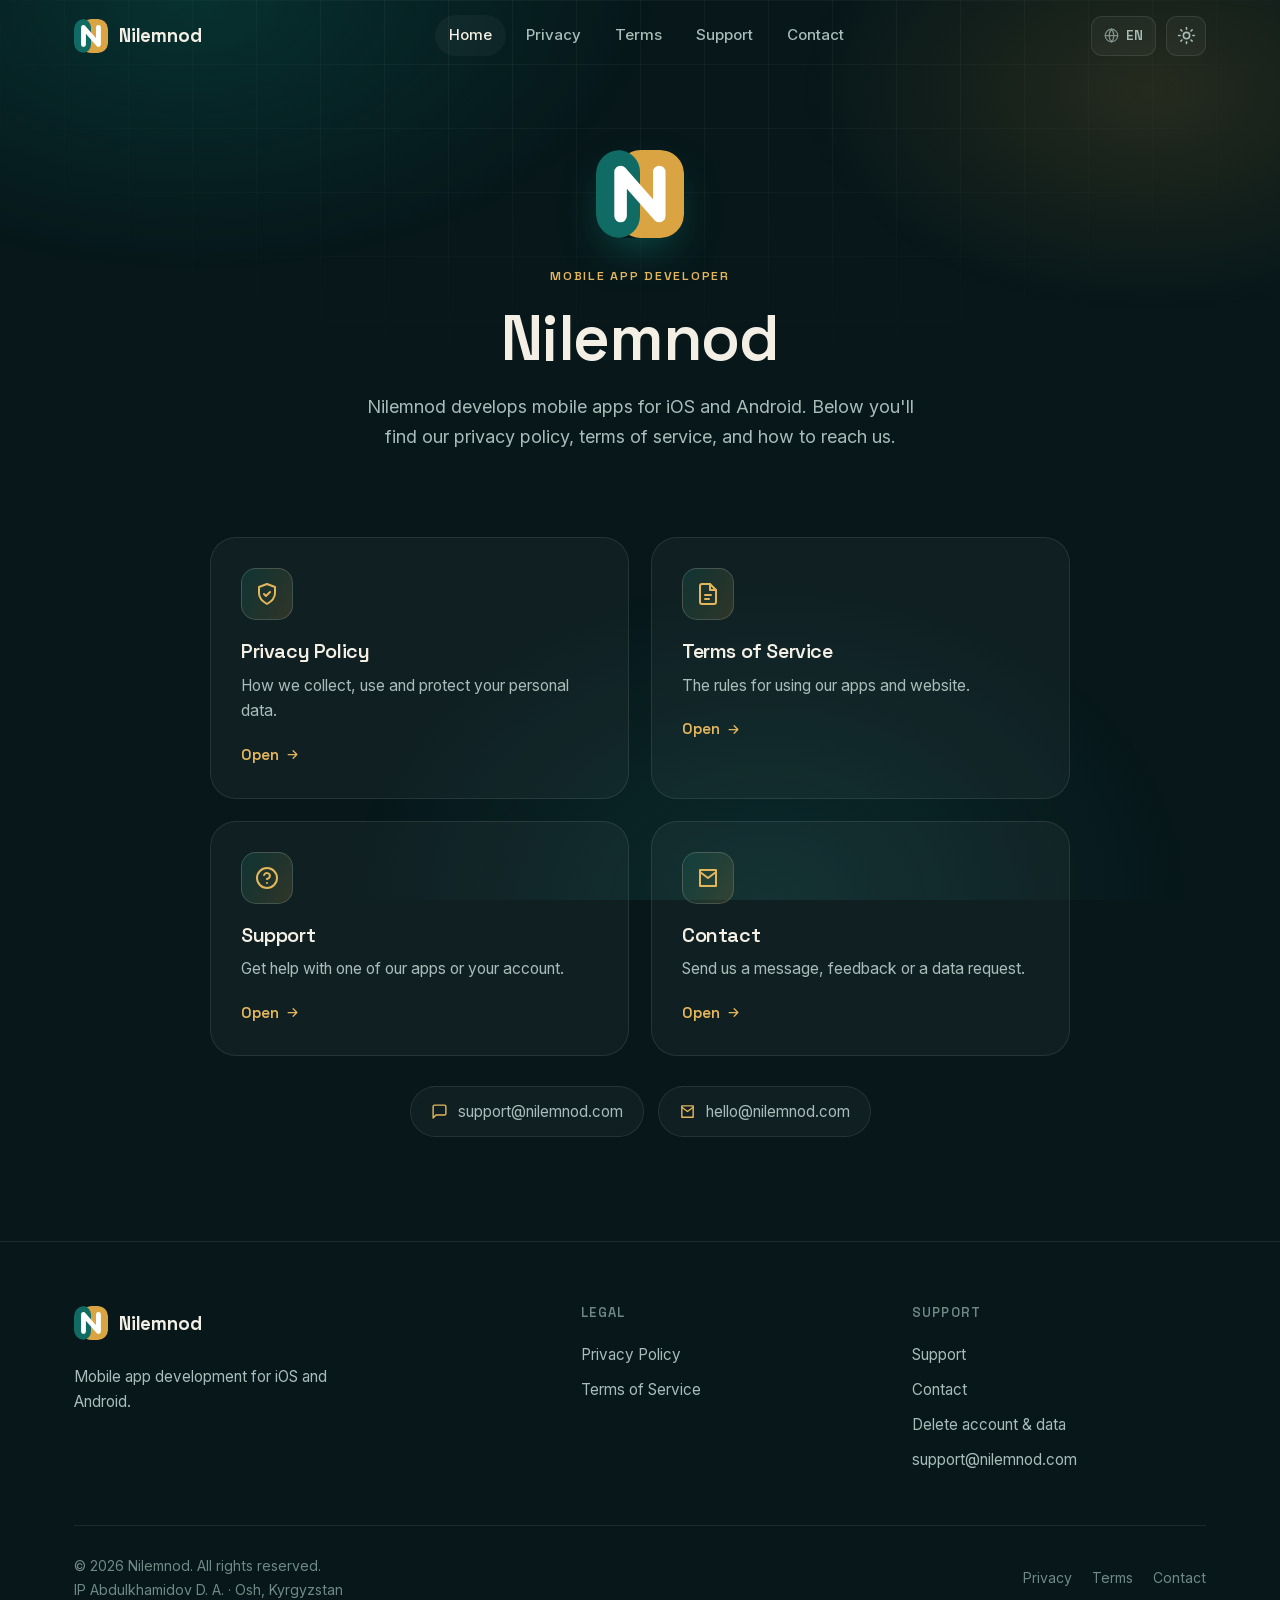
<file: index.html>
<!DOCTYPE html>
<html lang="en" dir="ltr">
<head>
  <meta charset="UTF-8" />
  <meta name="viewport" content="width=device-width, initial-scale=1.0" />
  <title>Nilemnod — Mobile App Developer</title>
  <meta name="description" content="Nilemnod develops mobile apps for iOS and Android. Read our privacy policy and terms of service, and find how to contact support." />
  <meta name="theme-color" content="#07171a" />
  <link rel="icon" href="assets/logo-mark.svg" type="image/svg+xml" />
  <link rel="apple-touch-icon" href="assets/apple-touch-icon.png" />
  <link rel="canonical" href="https://nilemnod.com/" />
  <meta property="og:site_name" content="Nilemnod" />
  <meta property="og:type" content="website" />
  <meta property="og:title" content="Nilemnod — Mobile App Developer" />
  <meta property="og:description" content="Nilemnod develops mobile apps for iOS and Android. Read our privacy policy and terms of service, and find how to contact support." />
  <meta property="og:url" content="https://nilemnod.com/" />
  <meta property="og:image" content="https://nilemnod.com/assets/og-image.png" />
  <meta property="og:image:width" content="1200" />
  <meta property="og:image:height" content="630" />
  <meta name="twitter:card" content="summary_large_image" />
  <meta name="twitter:title" content="Nilemnod — Mobile App Developer" />
  <meta name="twitter:description" content="Nilemnod develops mobile apps for iOS and Android. Read our privacy policy and terms of service, and find how to contact support." />
  <meta name="twitter:image" content="https://nilemnod.com/assets/og-image.png" />
  <link rel="stylesheet" href="assets/css/fonts.css" />
  <link rel="stylesheet" href="assets/css/styles.css" />
  <script src="assets/i18n/translations.js" defer></script>
  <script src="assets/js/i18n.js" defer></script>
  <script src="assets/js/main.js" defer></script>
</head>
<body>
  <header class="nav">
    <div class="container">
      <a class="brand" href="index.html" aria-label="Nilemnod home">
        <img class="brand-mark" src="assets/logo-mark.svg" alt="" width="34" height="34" />
        Nilemnod
      </a>
      <nav class="nav-links" aria-label="Primary">
        <a href="index.html" class="active" data-i18n="nav.home">Home</a>
        <a href="privacy.html" data-i18n="nav.privacy">Privacy</a>
        <a href="terms.html" data-i18n="nav.terms">Terms</a>
        <a href="support.html" data-i18n="nav.support">Support</a>
        <a href="contact.html" data-i18n="nav.contact">Contact</a>
      </nav>
      <div class="nav-actions">
        <div class="lang" data-lang-switcher>
          <button class="lang-toggle" type="button" aria-haspopup="true">
            <svg viewBox="0 0 24 24" fill="none" stroke="currentColor" stroke-width="2" stroke-linecap="round" stroke-linejoin="round"><circle cx="12" cy="12" r="10"/><path d="M2 12h20M12 2a15 15 0 0 1 0 20M12 2a15 15 0 0 0 0 20"/></svg>
            <span class="lang-current">EN</span>
          </button>
          <div class="lang-menu" role="menu"></div>
        </div>
        <button class="icon-btn" data-theme-toggle type="button" aria-label="Toggle theme">
          <svg viewBox="0 0 24 24" fill="none" stroke="currentColor" stroke-width="2" stroke-linecap="round" stroke-linejoin="round"><circle cx="12" cy="12" r="4"/><path d="M12 2v2M12 20v2M4.9 4.9l1.4 1.4M17.7 17.7l1.4 1.4M2 12h2M20 12h2M4.9 19.1l1.4-1.4M17.7 6.3l1.4-1.4"/></svg>
        </button>
        <button class="icon-btn nav-toggle" type="button" aria-label="Menu">
          <svg viewBox="0 0 24 24" fill="none" stroke="currentColor" stroke-width="2" stroke-linecap="round"><path d="M4 7h16M4 12h16M4 17h16"/></svg>
        </button>
      </div>
    </div>
  </header>

  <main>
    <section class="home-hero">
      <div class="container">
        <img class="home-mark" data-reveal src="assets/logo-mark.svg" alt="Nilemnod" width="88" height="88" />
        <span class="eyebrow" data-reveal data-i18n="home.badge">Mobile app developer</span>
        <h1 data-reveal data-delay="1">Nilemnod</h1>
        <p data-reveal data-delay="2" data-i18n="home.lead">Nilemnod develops mobile apps for iOS and Android. Below you'll find our privacy policy, terms of service, and how to reach us.</p>
      </div>
    </section>

    <section class="section-sm">
      <div class="container">
        <div class="grid grid-2 hub-grid">
          <a class="card-link" href="privacy.html" data-reveal>
            <article class="card">
              <div class="card-icon"><svg viewBox="0 0 24 24" fill="none" stroke="currentColor" stroke-width="2" stroke-linecap="round" stroke-linejoin="round"><path d="M12 2 4 5v6c0 5 3.5 8.5 8 11 4.5-2.5 8-6 8-11V5z"/><path d="m9 12 2 2 4-4"/></svg></div>
              <h3 data-i18n="privacy.title">Privacy Policy</h3>
              <p data-i18n="home.privacyDesc">How we collect, use and protect your personal data.</p>
              <span class="card-open"><span data-i18n="home.open">Open</span> <svg viewBox="0 0 24 24" fill="none" stroke="currentColor" stroke-width="2" stroke-linecap="round" stroke-linejoin="round"><path d="M5 12h14M13 6l6 6-6 6"/></svg></span>
            </article>
          </a>
          <a class="card-link" href="terms.html" data-reveal data-delay="1">
            <article class="card">
              <div class="card-icon"><svg viewBox="0 0 24 24" fill="none" stroke="currentColor" stroke-width="2" stroke-linecap="round" stroke-linejoin="round"><path d="M14 2H6a2 2 0 0 0-2 2v16a2 2 0 0 0 2 2h12a2 2 0 0 0 2-2V8z"/><path d="M14 2v6h6M9 13h6M9 17h4"/></svg></div>
              <h3 data-i18n="terms.title">Terms of Service</h3>
              <p data-i18n="home.termsDesc">The rules for using our apps and website.</p>
              <span class="card-open"><span data-i18n="home.open">Open</span> <svg viewBox="0 0 24 24" fill="none" stroke="currentColor" stroke-width="2" stroke-linecap="round" stroke-linejoin="round"><path d="M5 12h14M13 6l6 6-6 6"/></svg></span>
            </article>
          </a>
          <a class="card-link" href="support.html" data-reveal>
            <article class="card">
              <div class="card-icon"><svg viewBox="0 0 24 24" fill="none" stroke="currentColor" stroke-width="2" stroke-linecap="round" stroke-linejoin="round"><circle cx="12" cy="12" r="10"/><path d="M9.1 9a3 3 0 0 1 5.8 1c0 2-3 3-3 3"/><path d="M12 17h.01"/></svg></div>
              <h3 data-i18n="nav.support">Support</h3>
              <p data-i18n="home.supportDesc">Get help with one of our apps or your account.</p>
              <span class="card-open"><span data-i18n="home.open">Open</span> <svg viewBox="0 0 24 24" fill="none" stroke="currentColor" stroke-width="2" stroke-linecap="round" stroke-linejoin="round"><path d="M5 12h14M13 6l6 6-6 6"/></svg></span>
            </article>
          </a>
          <a class="card-link" href="contact.html" data-reveal data-delay="1">
            <article class="card">
              <div class="card-icon"><svg viewBox="0 0 24 24" fill="none" stroke="currentColor" stroke-width="2" stroke-linecap="round" stroke-linejoin="round"><path d="M4 4h16v16H4z"/><path d="m4 6 8 6 8-6"/></svg></div>
              <h3 data-i18n="nav.contact">Contact</h3>
              <p data-i18n="home.contactDesc">Send us a message, feedback or a data request.</p>
              <span class="card-open"><span data-i18n="home.open">Open</span> <svg viewBox="0 0 24 24" fill="none" stroke="currentColor" stroke-width="2" stroke-linecap="round" stroke-linejoin="round"><path d="M5 12h14M13 6l6 6-6 6"/></svg></span>
            </article>
          </a>
        </div>

        <div class="contact-strip" data-reveal>
          <a class="contact-pill" href="mailto:support@nilemnod.com"><svg viewBox="0 0 24 24" fill="none" stroke="currentColor" stroke-width="2" stroke-linecap="round" stroke-linejoin="round"><path d="M21 15a2 2 0 0 1-2 2H7l-4 4V5a2 2 0 0 1 2-2h14a2 2 0 0 1 2 2z"/></svg>support@nilemnod.com</a>
          <a class="contact-pill" href="mailto:hello@nilemnod.com"><svg viewBox="0 0 24 24" fill="none" stroke="currentColor" stroke-width="2" stroke-linecap="round" stroke-linejoin="round"><path d="M4 4h16v16H4z"/><path d="m4 6 8 6 8-6"/></svg>hello@nilemnod.com</a>
        </div>
      </div>
    </section>
  </main>

  <footer class="footer">
    <div class="container">
      <div class="footer-grid simple">
        <div class="footer-brand">
          <a class="brand" href="index.html"><img class="brand-mark" src="assets/logo-mark.svg" alt="" width="34" height="34" />Nilemnod</a>
          <p data-i18n="footer.tagline">Mobile app development for iOS and Android.</p>
        </div>
        <div class="footer-col">
          <h4 data-i18n="footer.legal">Legal</h4>
          <a href="privacy.html" data-i18n="nav.privacy">Privacy Policy</a>
          <a href="terms.html" data-i18n="nav.terms">Terms of Service</a>
        </div>
        <div class="footer-col">
          <h4 data-i18n="nav.support">Support</h4>
          <a href="support.html" data-i18n="nav.support">Support</a>
          <a href="contact.html" data-i18n="nav.contact">Contact</a>
          <a href="delete-account.html" data-i18n="nav.deleteAccount">Delete account &amp; data</a>
          <a href="mailto:support@nilemnod.com">support@nilemnod.com</a>
        </div>
      </div>
      <div class="footer-bottom">
        <span>© <span data-year>2026</span> Nilemnod. <span data-i18n="footer.rights">All rights reserved.</span><br/><span data-i18n="footer.operator">IP Abdulkhamidov D. A. · Osh, Kyrgyzstan</span></span>
        <div class="links">
          <a href="privacy.html" data-i18n="nav.privacy">Privacy</a>
          <a href="terms.html" data-i18n="nav.terms">Terms</a>
          <a href="contact.html" data-i18n="nav.contact">Contact</a>
        </div>
      </div>
    </div>
  </footer>
</body>
</html>
</file>
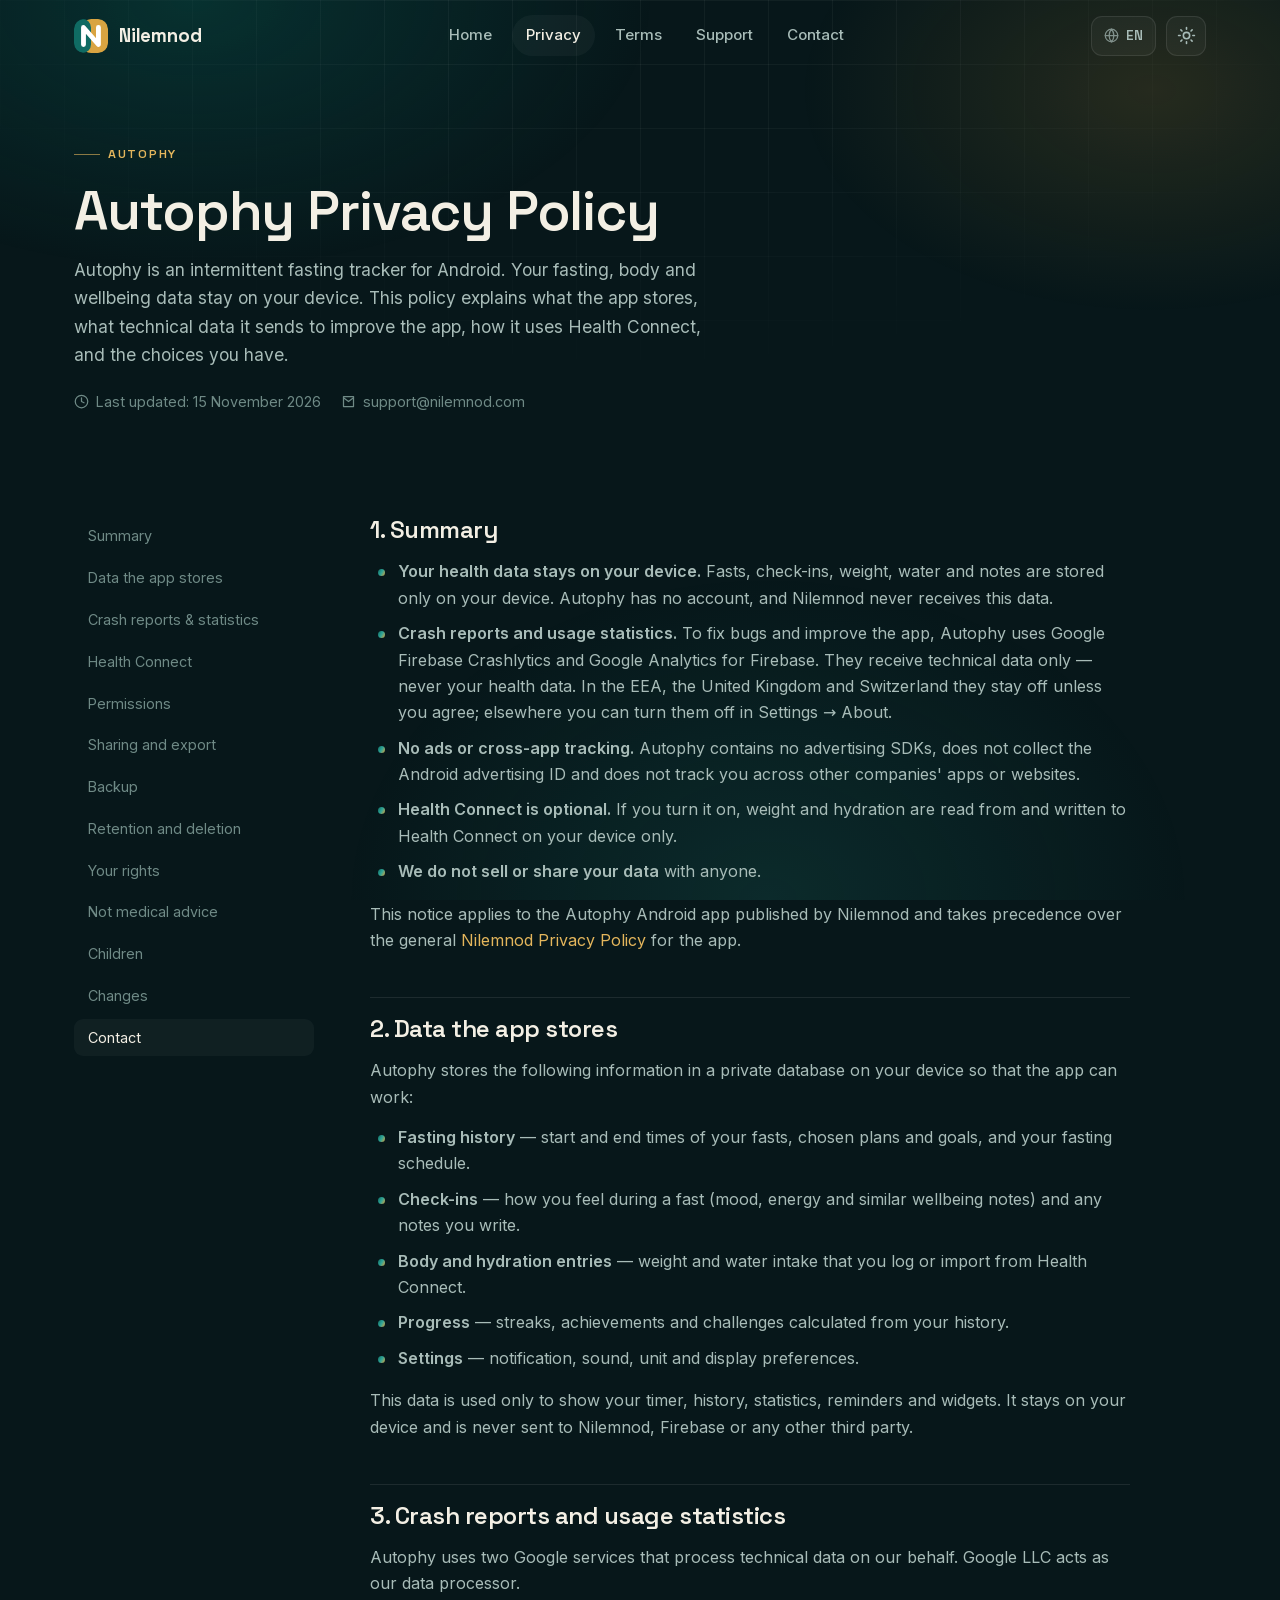
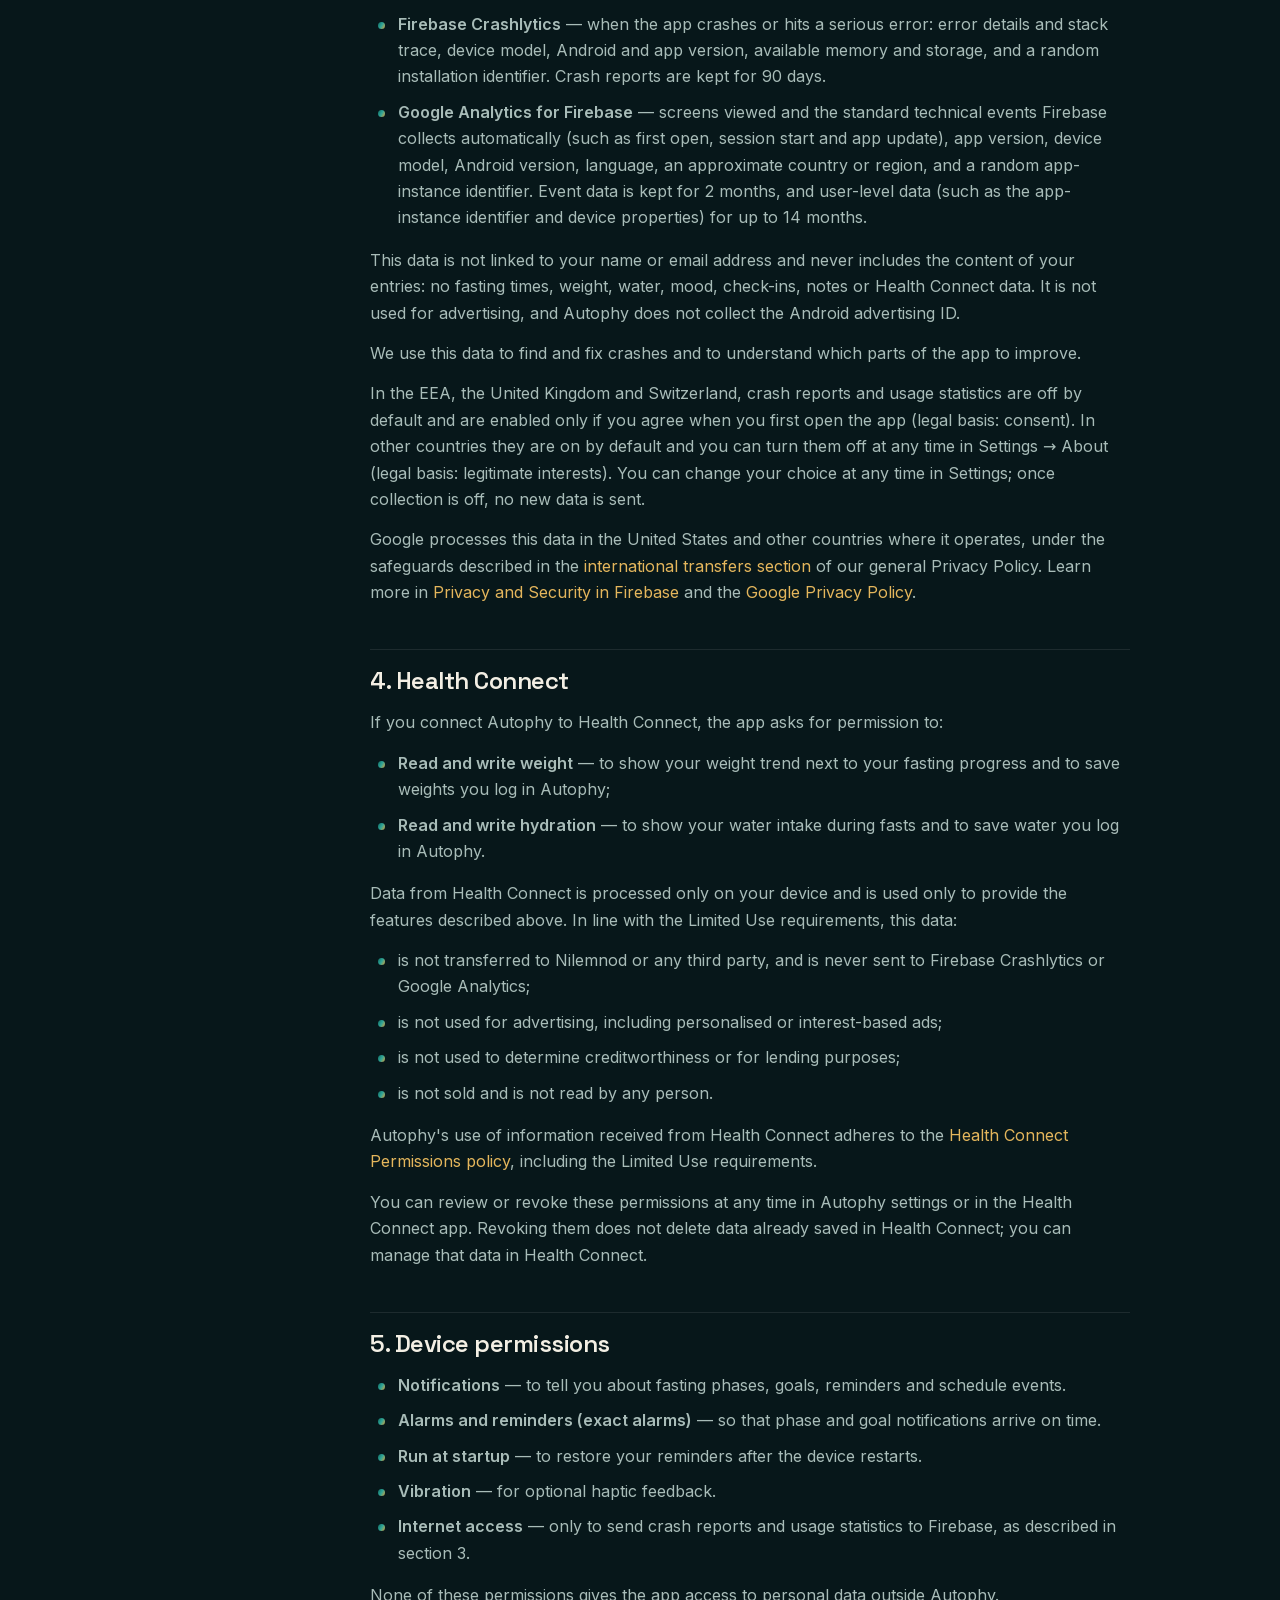
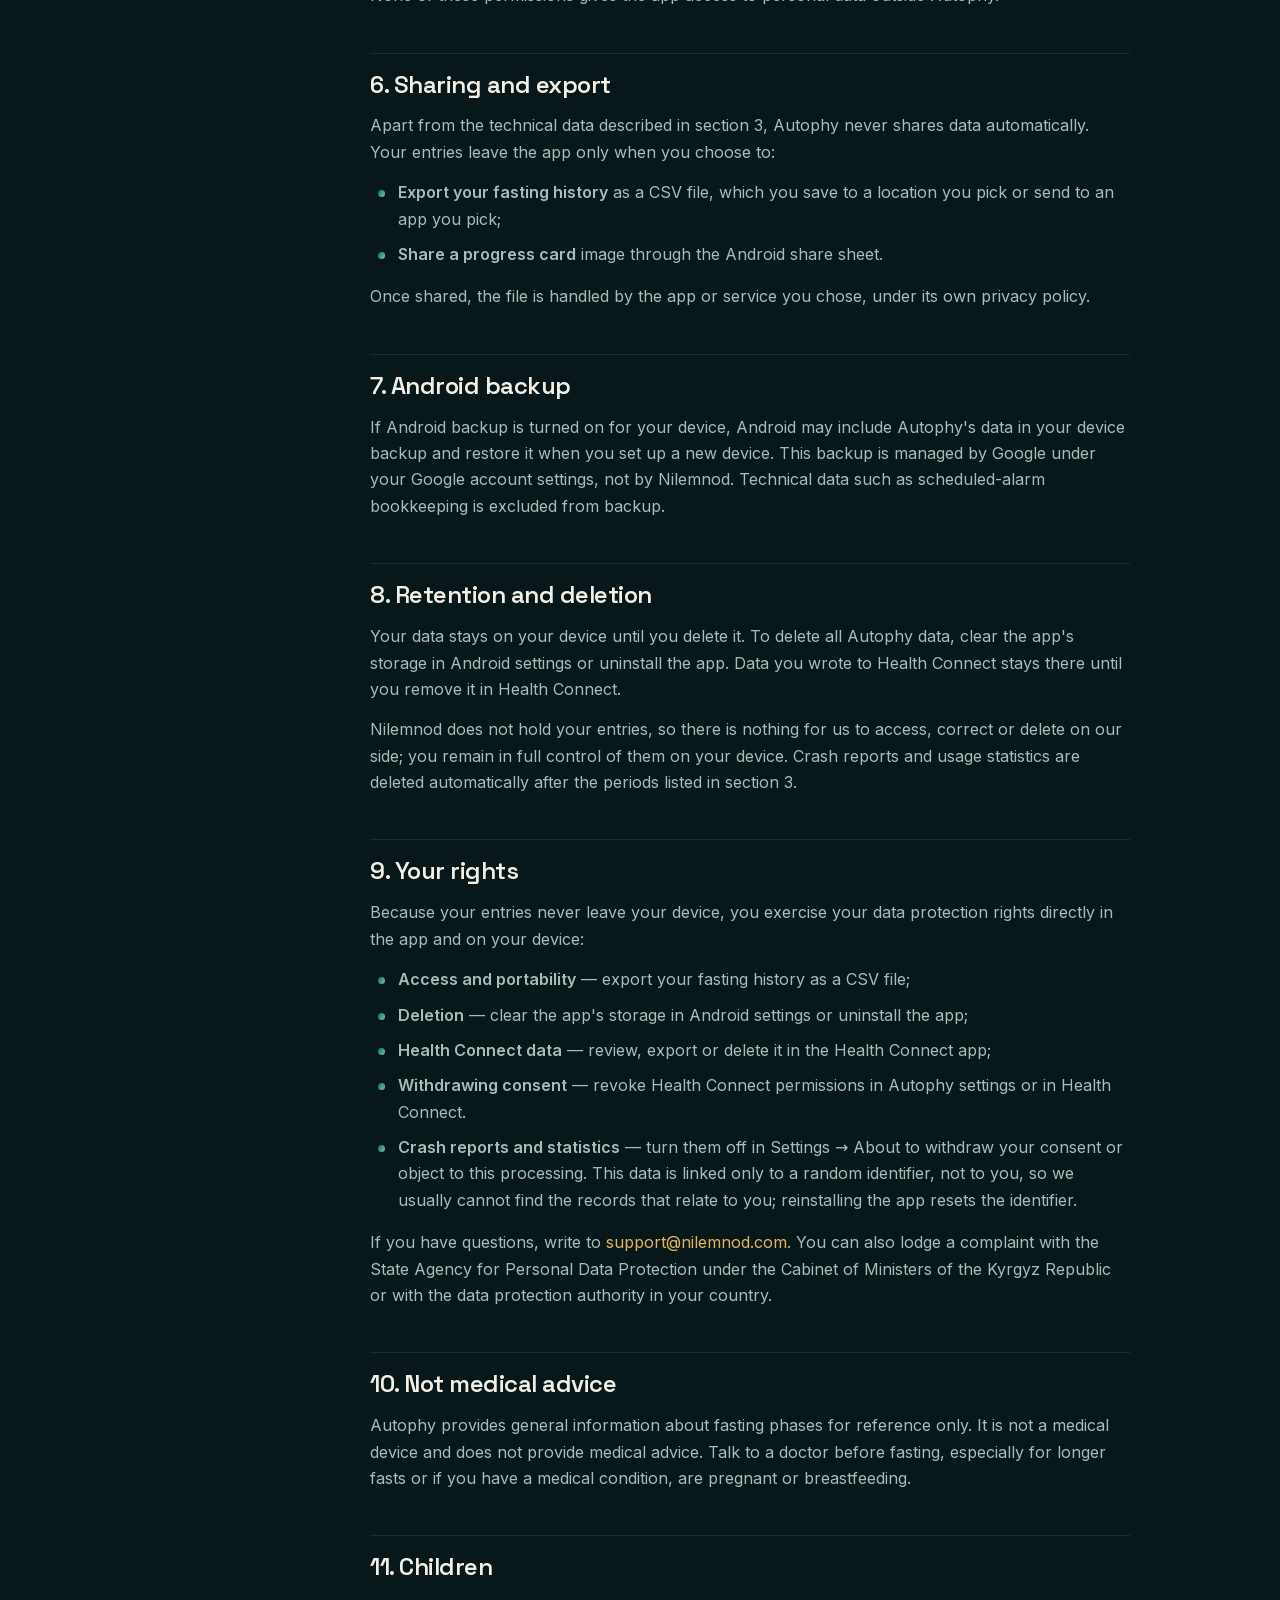
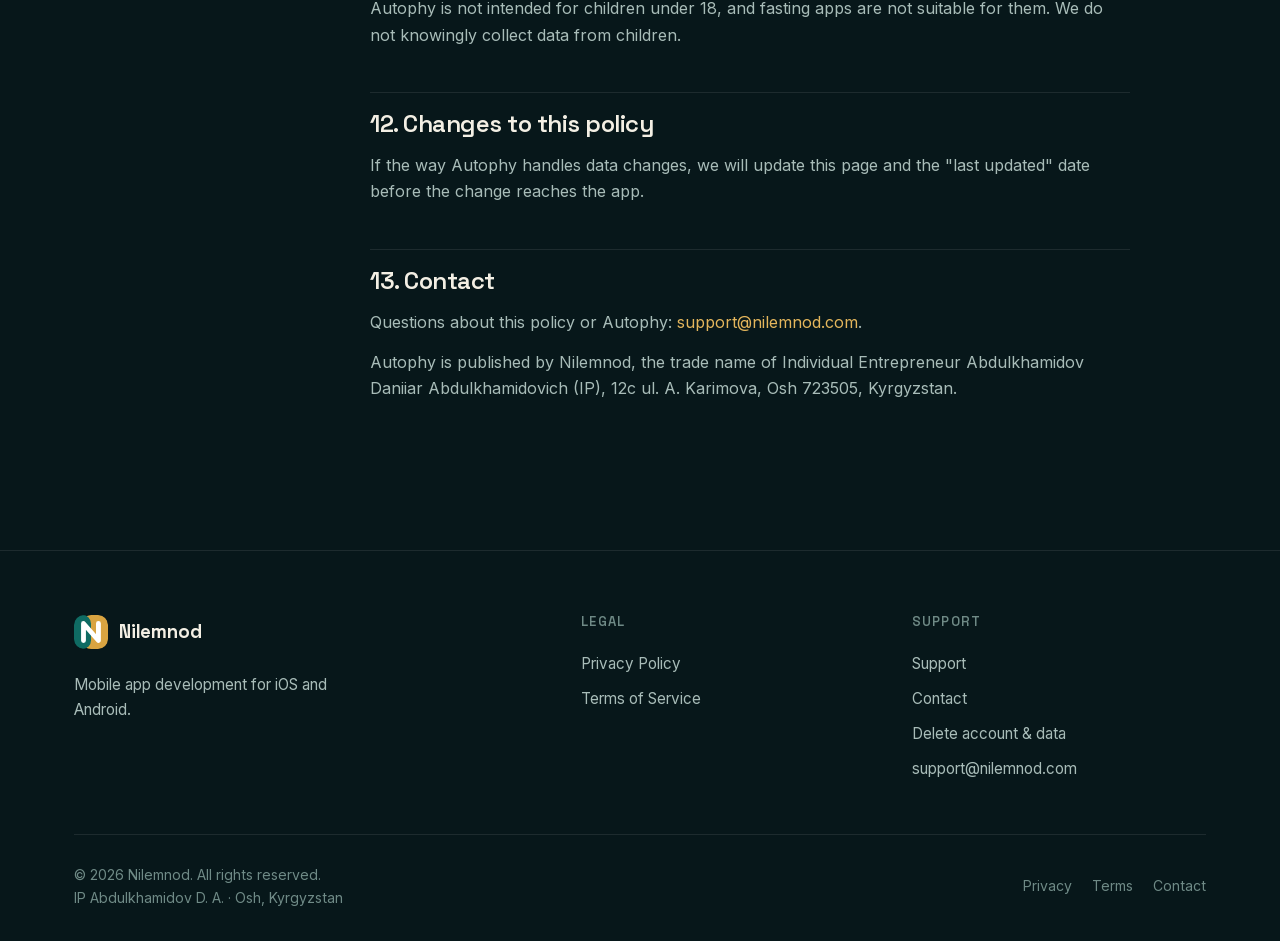
<file: autophy-privacy.html>
<!DOCTYPE html>
<html lang="en" dir="ltr" data-default-lang="en">
<head>
  <meta charset="UTF-8" />
  <meta name="viewport" content="width=device-width, initial-scale=1.0" />
  <title>Autophy Privacy Policy — Nilemnod</title>
  <meta name="description" content="Autophy Privacy Policy: what the Autophy fasting app stores, how it uses Health Connect, and the choices you have." />
  <meta name="theme-color" content="#07171a" />
  <link rel="icon" href="assets/logo-mark.svg" type="image/svg+xml" />
  <link rel="apple-touch-icon" href="assets/apple-touch-icon.png" />
  <link rel="canonical" href="https://nilemnod.com/autophy-privacy.html" />
  <meta property="og:site_name" content="Nilemnod" />
  <meta property="og:type" content="website" />
  <meta property="og:title" content="Autophy Privacy Policy — Nilemnod" />
  <meta property="og:description" content="Autophy Privacy Policy: what the Autophy fasting app stores, how it uses Health Connect, and the choices you have." />
  <meta property="og:url" content="https://nilemnod.com/autophy-privacy.html" />
  <meta property="og:image" content="https://nilemnod.com/assets/og-image.png" />
  <meta property="og:image:width" content="1200" />
  <meta property="og:image:height" content="630" />
  <meta name="twitter:card" content="summary_large_image" />
  <meta name="twitter:title" content="Autophy Privacy Policy — Nilemnod" />
  <meta name="twitter:description" content="Autophy Privacy Policy: what the Autophy fasting app stores, how it uses Health Connect, and the choices you have." />
  <meta name="twitter:image" content="https://nilemnod.com/assets/og-image.png" />
  <link rel="stylesheet" href="assets/css/fonts.css" />
  <link rel="stylesheet" href="assets/css/styles.css" />
  <script src="assets/i18n/translations.js" defer></script>
  <script src="assets/js/i18n.js" defer></script>
  <script src="assets/js/main.js" defer></script>
</head>
<body>
  <header class="nav">
    <div class="container">
      <a class="brand" href="index.html" aria-label="Nilemnod home">
        <img class="brand-mark" src="assets/logo-mark.svg" alt="" width="34" height="34" />
        Nilemnod
      </a>
      <nav class="nav-links" aria-label="Primary">
        <a href="index.html" data-i18n="nav.home">Home</a>
        <a href="privacy.html" class="active" data-i18n="nav.privacy">Privacy</a>
        <a href="terms.html" data-i18n="nav.terms">Terms</a>
        <a href="support.html" data-i18n="nav.support">Support</a>
        <a href="contact.html" data-i18n="nav.contact">Contact</a>
      </nav>
      <div class="nav-actions">
        <div class="lang" data-lang-switcher>
          <button class="lang-toggle" type="button" aria-haspopup="true">
            <svg viewBox="0 0 24 24" fill="none" stroke="currentColor" stroke-width="2" stroke-linecap="round" stroke-linejoin="round"><circle cx="12" cy="12" r="10"/><path d="M2 12h20M12 2a15 15 0 0 1 0 20M12 2a15 15 0 0 0 0 20"/></svg>
            <span class="lang-current">EN</span>
          </button>
          <div class="lang-menu" role="menu"></div>
        </div>
        <button class="icon-btn" data-theme-toggle type="button" aria-label="Toggle theme">
          <svg viewBox="0 0 24 24" fill="none" stroke="currentColor" stroke-width="2" stroke-linecap="round" stroke-linejoin="round"><circle cx="12" cy="12" r="4"/><path d="M12 2v2M12 20v2M4.9 4.9l1.4 1.4M17.7 17.7l1.4 1.4M2 12h2M20 12h2M4.9 19.1l1.4-1.4M17.7 6.3l1.4-1.4"/></svg>
        </button>
        <button class="icon-btn nav-toggle" type="button" aria-label="Menu">
          <svg viewBox="0 0 24 24" fill="none" stroke="currentColor" stroke-width="2" stroke-linecap="round"><path d="M4 7h16M4 12h16M4 17h16"/></svg>
        </button>
      </div>
    </div>
  </header>

  <main>
    <section class="page-hero">
      <div class="container">
        <span class="eyebrow">Autophy</span>
        <h1>Autophy Privacy Policy</h1>
        <p>Autophy is an intermittent fasting tracker for Android. Your fasting, body and wellbeing data stay on your device. This policy explains what the app stores, what technical data it sends to improve the app, how it uses Health Connect, and the choices you have.</p>
        <div class="meta-row">
          <span><svg viewBox="0 0 24 24" fill="none" stroke="currentColor" stroke-width="2" stroke-linecap="round" stroke-linejoin="round"><circle cx="12" cy="12" r="10"/><path d="M12 6v6l4 2"/></svg><span>Last updated: 15 November 2026</span></span>
          <span><svg viewBox="0 0 24 24" fill="none" stroke="currentColor" stroke-width="2" stroke-linecap="round" stroke-linejoin="round"><path d="M4 4h16v16H4z"/><path d="m4 6 8 6 8-6"/></svg><a class="inline" href="mailto:support@nilemnod.com">support@nilemnod.com</a></span>
        </div>
      </div>
    </section>

    <section class="section-sm">
      <div class="container prose-wrap">
        <nav class="toc" aria-label="On this page">
          <a href="#summary">Summary</a>
          <a href="#data">Data the app stores</a>
          <a href="#diagnostics">Crash reports &amp; statistics</a>
          <a href="#health-connect">Health Connect</a>
          <a href="#permissions">Permissions</a>
          <a href="#sharing">Sharing and export</a>
          <a href="#backup">Backup</a>
          <a href="#retention">Retention and deletion</a>
          <a href="#rights">Your rights</a>
          <a href="#medical">Not medical advice</a>
          <a href="#children">Children</a>
          <a href="#changes">Changes</a>
          <a href="#contact">Contact</a>
        </nav>
        <div class="prose" data-reveal>
          <section id="summary">
            <h2>1. Summary</h2>
            <ul>
              <li><strong>Your health data stays on your device.</strong> Fasts, check-ins, weight, water and notes are stored only on your device. Autophy has no account, and Nilemnod never receives this data.</li>
              <li><strong>Crash reports and usage statistics.</strong> To fix bugs and improve the app, Autophy uses Google Firebase Crashlytics and Google Analytics for Firebase. They receive technical data only — never your health data. In the EEA, the United Kingdom and Switzerland they stay off unless you agree; elsewhere you can turn them off in Settings → About.</li>
              <li><strong>No ads or cross-app tracking.</strong> Autophy contains no advertising SDKs, does not collect the Android advertising ID and does not track you across other companies' apps or websites.</li>
              <li><strong>Health Connect is optional.</strong> If you turn it on, weight and hydration are read from and written to Health Connect on your device only.</li>
              <li><strong>We do not sell or share your data</strong> with anyone.</li>
            </ul>
            <p>This notice applies to the Autophy Android app published by Nilemnod and takes precedence over the general <a class="inline" href="privacy.html">Nilemnod Privacy Policy</a> for the app.</p>
          </section>

          <section id="data">
            <h2>2. Data the app stores</h2>
            <p>Autophy stores the following information in a private database on your device so that the app can work:</p>
            <ul>
              <li><strong>Fasting history</strong> — start and end times of your fasts, chosen plans and goals, and your fasting schedule.</li>
              <li><strong>Check-ins</strong> — how you feel during a fast (mood, energy and similar wellbeing notes) and any notes you write.</li>
              <li><strong>Body and hydration entries</strong> — weight and water intake that you log or import from Health Connect.</li>
              <li><strong>Progress</strong> — streaks, achievements and challenges calculated from your history.</li>
              <li><strong>Settings</strong> — notification, sound, unit and display preferences.</li>
            </ul>
            <p>This data is used only to show your timer, history, statistics, reminders and widgets. It stays on your device and is never sent to Nilemnod, Firebase or any other third party.</p>
          </section>

          <section id="diagnostics">
            <h2>3. Crash reports and usage statistics</h2>
            <p>Autophy uses two Google services that process technical data on our behalf. Google LLC acts as our data processor.</p>
            <ul>
              <li><strong>Firebase Crashlytics</strong> — when the app crashes or hits a serious error: error details and stack trace, device model, Android and app version, available memory and storage, and a random installation identifier. Crash reports are kept for 90 days.</li>
              <li><strong>Google Analytics for Firebase</strong> — screens viewed and the standard technical events Firebase collects automatically (such as first open, session start and app update), app version, device model, Android version, language, an approximate country or region, and a random app-instance identifier. Event data is kept for 2 months, and user-level data (such as the app-instance identifier and device properties) for up to 14 months.</li>
            </ul>
            <p>This data is not linked to your name or email address and never includes the content of your entries: no fasting times, weight, water, mood, check-ins, notes or Health Connect data. It is not used for advertising, and Autophy does not collect the Android advertising ID.</p>
            <p>We use this data to find and fix crashes and to understand which parts of the app to improve.</p>
            <p>In the EEA, the United Kingdom and Switzerland, crash reports and usage statistics are off by default and are enabled only if you agree when you first open the app (legal basis: consent). In other countries they are on by default and you can turn them off at any time in Settings → About (legal basis: legitimate interests). You can change your choice at any time in Settings; once collection is off, no new data is sent.</p>
            <p>Google processes this data in the United States and other countries where it operates, under the safeguards described in the <a class="inline" href="privacy.html#transfers">international transfers section</a> of our general Privacy Policy. Learn more in <a class="inline" href="https://firebase.google.com/support/privacy" rel="noopener">Privacy and Security in Firebase</a> and the <a class="inline" href="https://policies.google.com/privacy" rel="noopener">Google Privacy Policy</a>.</p>
          </section>

          <section id="health-connect">
            <h2>4. Health Connect</h2>
            <p>If you connect Autophy to Health Connect, the app asks for permission to:</p>
            <ul>
              <li><strong>Read and write weight</strong> — to show your weight trend next to your fasting progress and to save weights you log in Autophy;</li>
              <li><strong>Read and write hydration</strong> — to show your water intake during fasts and to save water you log in Autophy.</li>
            </ul>
            <p>Data from Health Connect is processed only on your device and is used only to provide the features described above. In line with the Limited Use requirements, this data:</p>
            <ul>
              <li>is not transferred to Nilemnod or any third party, and is never sent to Firebase Crashlytics or Google Analytics;</li>
              <li>is not used for advertising, including personalised or interest-based ads;</li>
              <li>is not used to determine creditworthiness or for lending purposes;</li>
              <li>is not sold and is not read by any person.</li>
            </ul>
            <p>Autophy's use of information received from Health Connect adheres to the <a class="inline" href="https://support.google.com/googleplay/android-developer/answer/12991134" rel="noopener">Health Connect Permissions policy</a>, including the Limited Use requirements.</p>
            <p>You can review or revoke these permissions at any time in Autophy settings or in the Health Connect app. Revoking them does not delete data already saved in Health Connect; you can manage that data in Health Connect.</p>
          </section>

          <section id="permissions">
            <h2>5. Device permissions</h2>
            <ul>
              <li><strong>Notifications</strong> — to tell you about fasting phases, goals, reminders and schedule events.</li>
              <li><strong>Alarms and reminders (exact alarms)</strong> — so that phase and goal notifications arrive on time.</li>
              <li><strong>Run at startup</strong> — to restore your reminders after the device restarts.</li>
              <li><strong>Vibration</strong> — for optional haptic feedback.</li>
              <li><strong>Internet access</strong> — only to send crash reports and usage statistics to Firebase, as described in section 3.</li>
            </ul>
            <p>None of these permissions gives the app access to personal data outside Autophy.</p>
          </section>

          <section id="sharing">
            <h2>6. Sharing and export</h2>
            <p>Apart from the technical data described in section 3, Autophy never shares data automatically. Your entries leave the app only when you choose to:</p>
            <ul>
              <li><strong>Export your fasting history</strong> as a CSV file, which you save to a location you pick or send to an app you pick;</li>
              <li><strong>Share a progress card</strong> image through the Android share sheet.</li>
            </ul>
            <p>Once shared, the file is handled by the app or service you chose, under its own privacy policy.</p>
          </section>

          <section id="backup">
            <h2>7. Android backup</h2>
            <p>If Android backup is turned on for your device, Android may include Autophy's data in your device backup and restore it when you set up a new device. This backup is managed by Google under your Google account settings, not by Nilemnod. Technical data such as scheduled-alarm bookkeeping is excluded from backup.</p>
          </section>

          <section id="retention">
            <h2>8. Retention and deletion</h2>
            <p>Your data stays on your device until you delete it. To delete all Autophy data, clear the app's storage in Android settings or uninstall the app. Data you wrote to Health Connect stays there until you remove it in Health Connect.</p>
            <p>Nilemnod does not hold your entries, so there is nothing for us to access, correct or delete on our side; you remain in full control of them on your device. Crash reports and usage statistics are deleted automatically after the periods listed in section 3.</p>
          </section>

          <section id="rights">
            <h2>9. Your rights</h2>
            <p>Because your entries never leave your device, you exercise your data protection rights directly in the app and on your device:</p>
            <ul>
              <li><strong>Access and portability</strong> — export your fasting history as a CSV file;</li>
              <li><strong>Deletion</strong> — clear the app's storage in Android settings or uninstall the app;</li>
              <li><strong>Health Connect data</strong> — review, export or delete it in the Health Connect app;</li>
              <li><strong>Withdrawing consent</strong> — revoke Health Connect permissions in Autophy settings or in Health Connect.</li>
              <li><strong>Crash reports and statistics</strong> — turn them off in Settings → About to withdraw your consent or object to this processing. This data is linked only to a random identifier, not to you, so we usually cannot find the records that relate to you; reinstalling the app resets the identifier.</li>
            </ul>
            <p>If you have questions, write to <a class="inline" href="mailto:support@nilemnod.com">support@nilemnod.com</a>. You can also lodge a complaint with the State Agency for Personal Data Protection under the Cabinet of Ministers of the Kyrgyz Republic or with the data protection authority in your country.</p>
          </section>

          <section id="medical">
            <h2>10. Not medical advice</h2>
            <p>Autophy provides general information about fasting phases for reference only. It is not a medical device and does not provide medical advice. Talk to a doctor before fasting, especially for longer fasts or if you have a medical condition, are pregnant or breastfeeding.</p>
          </section>

          <section id="children">
            <h2>11. Children</h2>
            <p>Autophy is not intended for children under 18, and fasting apps are not suitable for them. We do not knowingly collect data from children.</p>
          </section>

          <section id="changes">
            <h2>12. Changes to this policy</h2>
            <p>If the way Autophy handles data changes, we will update this page and the "last updated" date before the change reaches the app.</p>
          </section>

          <section id="contact">
            <h2>13. Contact</h2>
            <p>Questions about this policy or Autophy: <a class="inline" href="mailto:support@nilemnod.com">support@nilemnod.com</a>.</p>
            <p>Autophy is published by Nilemnod, the trade name of Individual Entrepreneur Abdulkhamidov Daniiar Abdulkhamidovich (IP), 12c ul. A. Karimova, Osh 723505, Kyrgyzstan.</p>
          </section>
        </div>
      </div>
    </section>
  </main>

  <footer class="footer">
    <div class="container">
      <div class="footer-grid simple">
        <div class="footer-brand">
          <a class="brand" href="index.html"><img class="brand-mark" src="assets/logo-mark.svg" alt="" width="34" height="34" />Nilemnod</a>
          <p data-i18n="footer.tagline">Mobile app development for iOS and Android.</p>
        </div>
        <div class="footer-col">
          <h4 data-i18n="footer.legal">Legal</h4>
          <a href="privacy.html" data-i18n="nav.privacy">Privacy Policy</a>
          <a href="terms.html" data-i18n="nav.terms">Terms of Service</a>
        </div>
        <div class="footer-col">
          <h4 data-i18n="nav.support">Support</h4>
          <a href="support.html" data-i18n="nav.support">Support</a>
          <a href="contact.html" data-i18n="nav.contact">Contact</a>
          <a href="delete-account.html" data-i18n="nav.deleteAccount">Delete account &amp; data</a>
          <a href="mailto:support@nilemnod.com">support@nilemnod.com</a>
        </div>
      </div>
      <div class="footer-bottom">
        <span>© <span data-year>2026</span> Nilemnod. <span data-i18n="footer.rights">All rights reserved.</span><br/><span data-i18n="footer.operator">IP Abdulkhamidov D. A. · Osh, Kyrgyzstan</span></span>
        <div class="links">
          <a href="privacy.html" data-i18n="nav.privacy">Privacy</a>
          <a href="terms.html" data-i18n="nav.terms">Terms</a>
          <a href="contact.html" data-i18n="nav.contact">Contact</a>
        </div>
      </div>
    </div>
  </footer>
</body>
</html>
</file>
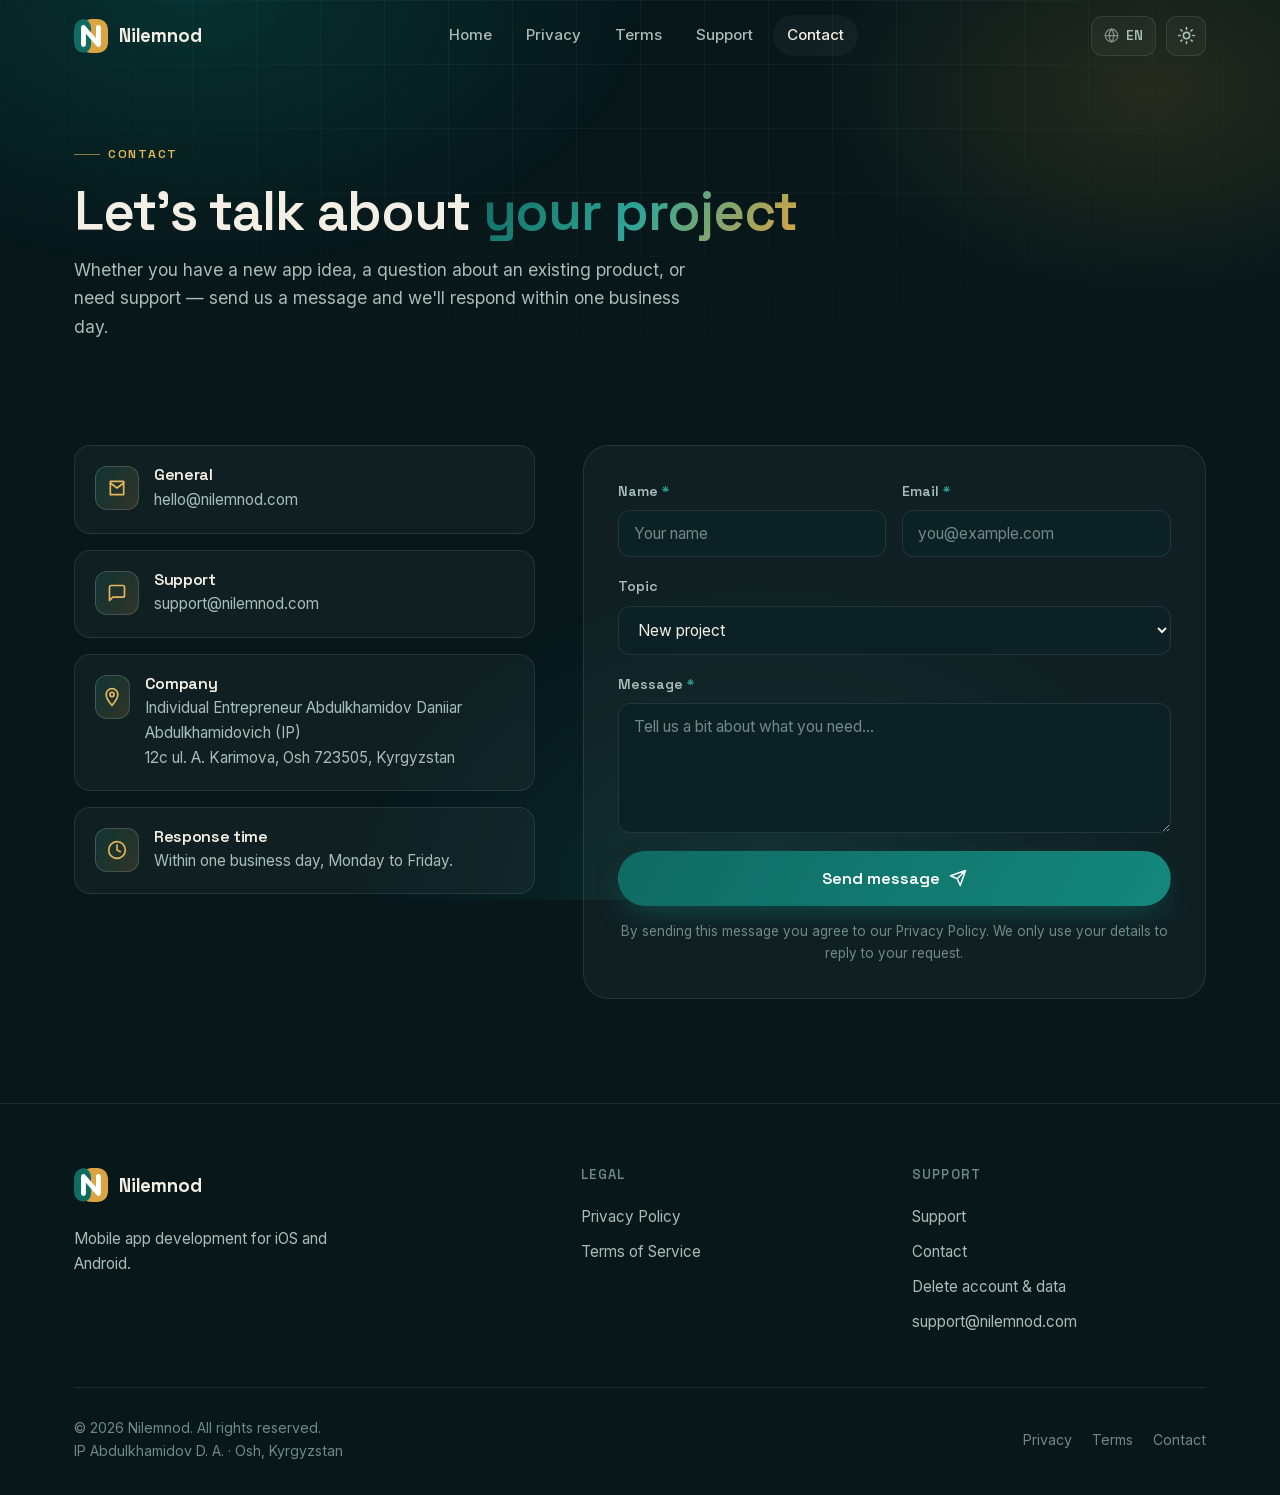
<file: contact.html>
<!DOCTYPE html>
<html lang="en" dir="ltr">
<head>
  <meta charset="UTF-8" />
  <meta name="viewport" content="width=device-width, initial-scale=1.0" />
  <title>Contact — Nilemnod</title>
  <meta name="description" content="Get in touch with Nilemnod. Start a project, ask a question or reach support — we reply within one business day." />
  <meta name="theme-color" content="#07171a" />
  <link rel="icon" href="assets/logo-mark.svg" type="image/svg+xml" />
  <link rel="apple-touch-icon" href="assets/apple-touch-icon.png" />
  <link rel="canonical" href="https://nilemnod.com/contact.html" />
  <meta property="og:site_name" content="Nilemnod" />
  <meta property="og:type" content="website" />
  <meta property="og:title" content="Contact — Nilemnod" />
  <meta property="og:description" content="Get in touch with Nilemnod. Start a project, ask a question or reach support — we reply within one business day." />
  <meta property="og:url" content="https://nilemnod.com/contact.html" />
  <meta property="og:image" content="https://nilemnod.com/assets/og-image.png" />
  <meta property="og:image:width" content="1200" />
  <meta property="og:image:height" content="630" />
  <meta name="twitter:card" content="summary_large_image" />
  <meta name="twitter:title" content="Contact — Nilemnod" />
  <meta name="twitter:description" content="Get in touch with Nilemnod. Start a project, ask a question or reach support — we reply within one business day." />
  <meta name="twitter:image" content="https://nilemnod.com/assets/og-image.png" />
  <link rel="stylesheet" href="assets/css/fonts.css" />
  <link rel="stylesheet" href="assets/css/styles.css" />
  <script src="assets/i18n/translations.js" defer></script>
  <script src="assets/js/i18n.js" defer></script>
  <script src="assets/js/main.js" defer></script>
</head>
<body>
  <header class="nav">
    <div class="container">
      <a class="brand" href="index.html" aria-label="Nilemnod home">
        <img class="brand-mark" src="assets/logo-mark.svg" alt="" width="34" height="34" />
        Nilemnod
      </a>
      <nav class="nav-links" aria-label="Primary">
        <a href="index.html" data-i18n="nav.home">Home</a>
        <a href="privacy.html" data-i18n="nav.privacy">Privacy</a>
        <a href="terms.html" data-i18n="nav.terms">Terms</a>
        <a href="support.html" data-i18n="nav.support">Support</a>
        <a href="contact.html" class="active" data-i18n="nav.contact">Contact</a>
      </nav>
      <div class="nav-actions">
        <div class="lang" data-lang-switcher>
          <button class="lang-toggle" type="button" aria-haspopup="true">
            <svg viewBox="0 0 24 24" fill="none" stroke="currentColor" stroke-width="2" stroke-linecap="round" stroke-linejoin="round"><circle cx="12" cy="12" r="10"/><path d="M2 12h20M12 2a15 15 0 0 1 0 20M12 2a15 15 0 0 0 0 20"/></svg>
            <span class="lang-current">EN</span>
          </button>
          <div class="lang-menu" role="menu"></div>
        </div>
        <button class="icon-btn" data-theme-toggle type="button" aria-label="Toggle theme">
          <svg viewBox="0 0 24 24" fill="none" stroke="currentColor" stroke-width="2" stroke-linecap="round" stroke-linejoin="round"><circle cx="12" cy="12" r="4"/><path d="M12 2v2M12 20v2M4.9 4.9l1.4 1.4M17.7 17.7l1.4 1.4M2 12h2M20 12h2M4.9 19.1l1.4-1.4M17.7 6.3l1.4-1.4"/></svg>
        </button>
        <button class="icon-btn nav-toggle" type="button" aria-label="Menu">
          <svg viewBox="0 0 24 24" fill="none" stroke="currentColor" stroke-width="2" stroke-linecap="round"><path d="M4 7h16M4 12h16M4 17h16"/></svg>
        </button>
      </div>
    </div>
  </header>

  <main>
    <section class="page-hero">
      <div class="container">
        <span class="eyebrow" data-reveal data-i18n="contact.eyebrow">Contact</span>
        <h1 data-reveal data-delay="1"><span data-i18n="contact.title1">Let's talk about</span> <span class="gradient-text" data-i18n="contact.title2">your project</span></h1>
        <p data-reveal data-delay="2" data-i18n="contact.lead">Whether you have a new app idea, a question about an existing product, or need support — send us a message and we'll respond within one business day.</p>
      </div>
    </section>

    <section class="section-sm">
      <div class="container contact-grid">
        <div class="contact-info" data-reveal>
          <div class="info-item">
            <div class="card-icon"><svg viewBox="0 0 24 24" fill="none" stroke="currentColor" stroke-width="2" stroke-linecap="round" stroke-linejoin="round"><path d="M4 4h16v16H4z"/><path d="m4 6 8 6 8-6"/></svg></div>
            <div><h4 data-i18n="contact.info1.title">General</h4><a href="mailto:hello@nilemnod.com">hello@nilemnod.com</a></div>
          </div>
          <div class="info-item">
            <div class="card-icon"><svg viewBox="0 0 24 24" fill="none" stroke="currentColor" stroke-width="2" stroke-linecap="round" stroke-linejoin="round"><path d="M21 15a2 2 0 0 1-2 2H7l-4 4V5a2 2 0 0 1 2-2h14a2 2 0 0 1 2 2z"/></svg></div>
            <div><h4 data-i18n="contact.info2.title">Support</h4><a href="mailto:support@nilemnod.com">support@nilemnod.com</a></div>
          </div>
          <div class="info-item">
            <div class="card-icon"><svg viewBox="0 0 24 24" fill="none" stroke="currentColor" stroke-width="2" stroke-linecap="round" stroke-linejoin="round"><path d="M12 2a7 7 0 0 0-7 7c0 5 7 13 7 13s7-8 7-13a7 7 0 0 0-7-7z"/><circle cx="12" cy="9" r="2.5"/></svg></div>
            <div><h4 data-i18n="contact.info3.title">Company</h4><p data-i18n="contact.info3.body" data-i18n-html>Individual Entrepreneur Abdulkhamidov Daniiar Abdulkhamidovich (IP)<br/>12c ul. A. Karimova, Osh 723505, Kyrgyzstan</p></div>
          </div>
          <div class="info-item">
            <div class="card-icon"><svg viewBox="0 0 24 24" fill="none" stroke="currentColor" stroke-width="2" stroke-linecap="round" stroke-linejoin="round"><circle cx="12" cy="12" r="10"/><path d="M12 6v6l4 2"/></svg></div>
            <div><h4 data-i18n="contact.info4.title">Response time</h4><p data-i18n="contact.info4.body">Within one business day, Monday to Friday.</p></div>
          </div>
        </div>

        <div class="form-card" data-reveal data-delay="1">
          <form id="contact-form" data-endpoint="https://formspree.io/f/xwlpgkoe" data-mailto="hello@nilemnod.com" novalidate>
            <div class="form-status" role="status" aria-live="polite"></div>
            <div class="hp-field" aria-hidden="true"><label for="website">Leave this field empty</label><input type="text" id="website" name="_gotcha" tabindex="-1" autocomplete="off" /></div>
            <div class="form-row">
              <div class="field">
                <label for="name" data-i18n="contact.form.name">Name <span class="req">*</span></label>
                <input type="text" id="name" name="name" required data-i18n-attr="placeholder:contact.form.namePh" placeholder="Your name" />
              </div>
              <div class="field">
                <label for="email" data-i18n="contact.form.email">Email <span class="req">*</span></label>
                <input type="email" id="email" name="email" required data-i18n-attr="placeholder:contact.form.emailPh" placeholder="you@example.com" />
              </div>
            </div>
            <div class="field">
              <label for="subject" data-i18n="contact.form.subject">Topic</label>
              <select id="subject" name="subject">
                <option data-i18n="contact.form.opt1">New project</option>
                <option data-i18n="contact.form.opt2">Support request</option>
                <option data-i18n="contact.form.opt3">Data &amp; privacy</option>
                <option data-i18n="contact.form.opt4">Partnership</option>
                <option data-i18n="contact.form.opt5">Other</option>
              </select>
            </div>
            <div class="field">
              <label for="message" data-i18n="contact.form.message">Message <span class="req">*</span></label>
              <textarea id="message" name="message" required data-i18n-attr="placeholder:contact.form.messagePh" placeholder="Tell us a bit about what you need…"></textarea>
            </div>
            <button class="btn btn-primary btn-lg btn-block" type="submit"><span data-i18n="contact.form.submit">Send message</span>
              <svg viewBox="0 0 24 24" fill="none" stroke="currentColor" stroke-width="2" stroke-linecap="round" stroke-linejoin="round"><path d="M22 2 11 13M22 2l-7 20-4-9-9-4z"/></svg>
            </button>
            <p class="form-note" data-i18n="contact.form.note">By sending this message you agree to our Privacy Policy. We only use your details to reply to your request.</p>
          </form>
        </div>
      </div>
    </section>
  </main>

  <footer class="footer">
    <div class="container">
      <div class="footer-grid simple">
        <div class="footer-brand">
          <a class="brand" href="index.html"><img class="brand-mark" src="assets/logo-mark.svg" alt="" width="34" height="34" />Nilemnod</a>
          <p data-i18n="footer.tagline">Mobile app development for iOS and Android.</p>
        </div>
        <div class="footer-col">
          <h4 data-i18n="footer.legal">Legal</h4>
          <a href="privacy.html" data-i18n="nav.privacy">Privacy Policy</a>
          <a href="terms.html" data-i18n="nav.terms">Terms of Service</a>
        </div>
        <div class="footer-col">
          <h4 data-i18n="nav.support">Support</h4>
          <a href="support.html" data-i18n="nav.support">Support</a>
          <a href="contact.html" data-i18n="nav.contact">Contact</a>
          <a href="delete-account.html" data-i18n="nav.deleteAccount">Delete account &amp; data</a>
          <a href="mailto:support@nilemnod.com">support@nilemnod.com</a>
        </div>
      </div>
      <div class="footer-bottom">
        <span>© <span data-year>2026</span> Nilemnod. <span data-i18n="footer.rights">All rights reserved.</span><br/><span data-i18n="footer.operator">IP Abdulkhamidov D. A. · Osh, Kyrgyzstan</span></span>
        <div class="links">
          <a href="privacy.html" data-i18n="nav.privacy">Privacy</a>
          <a href="terms.html" data-i18n="nav.terms">Terms</a>
          <a href="contact.html" data-i18n="nav.contact">Contact</a>
        </div>
      </div>
    </div>
  </footer>
</body>
</html>
</file>
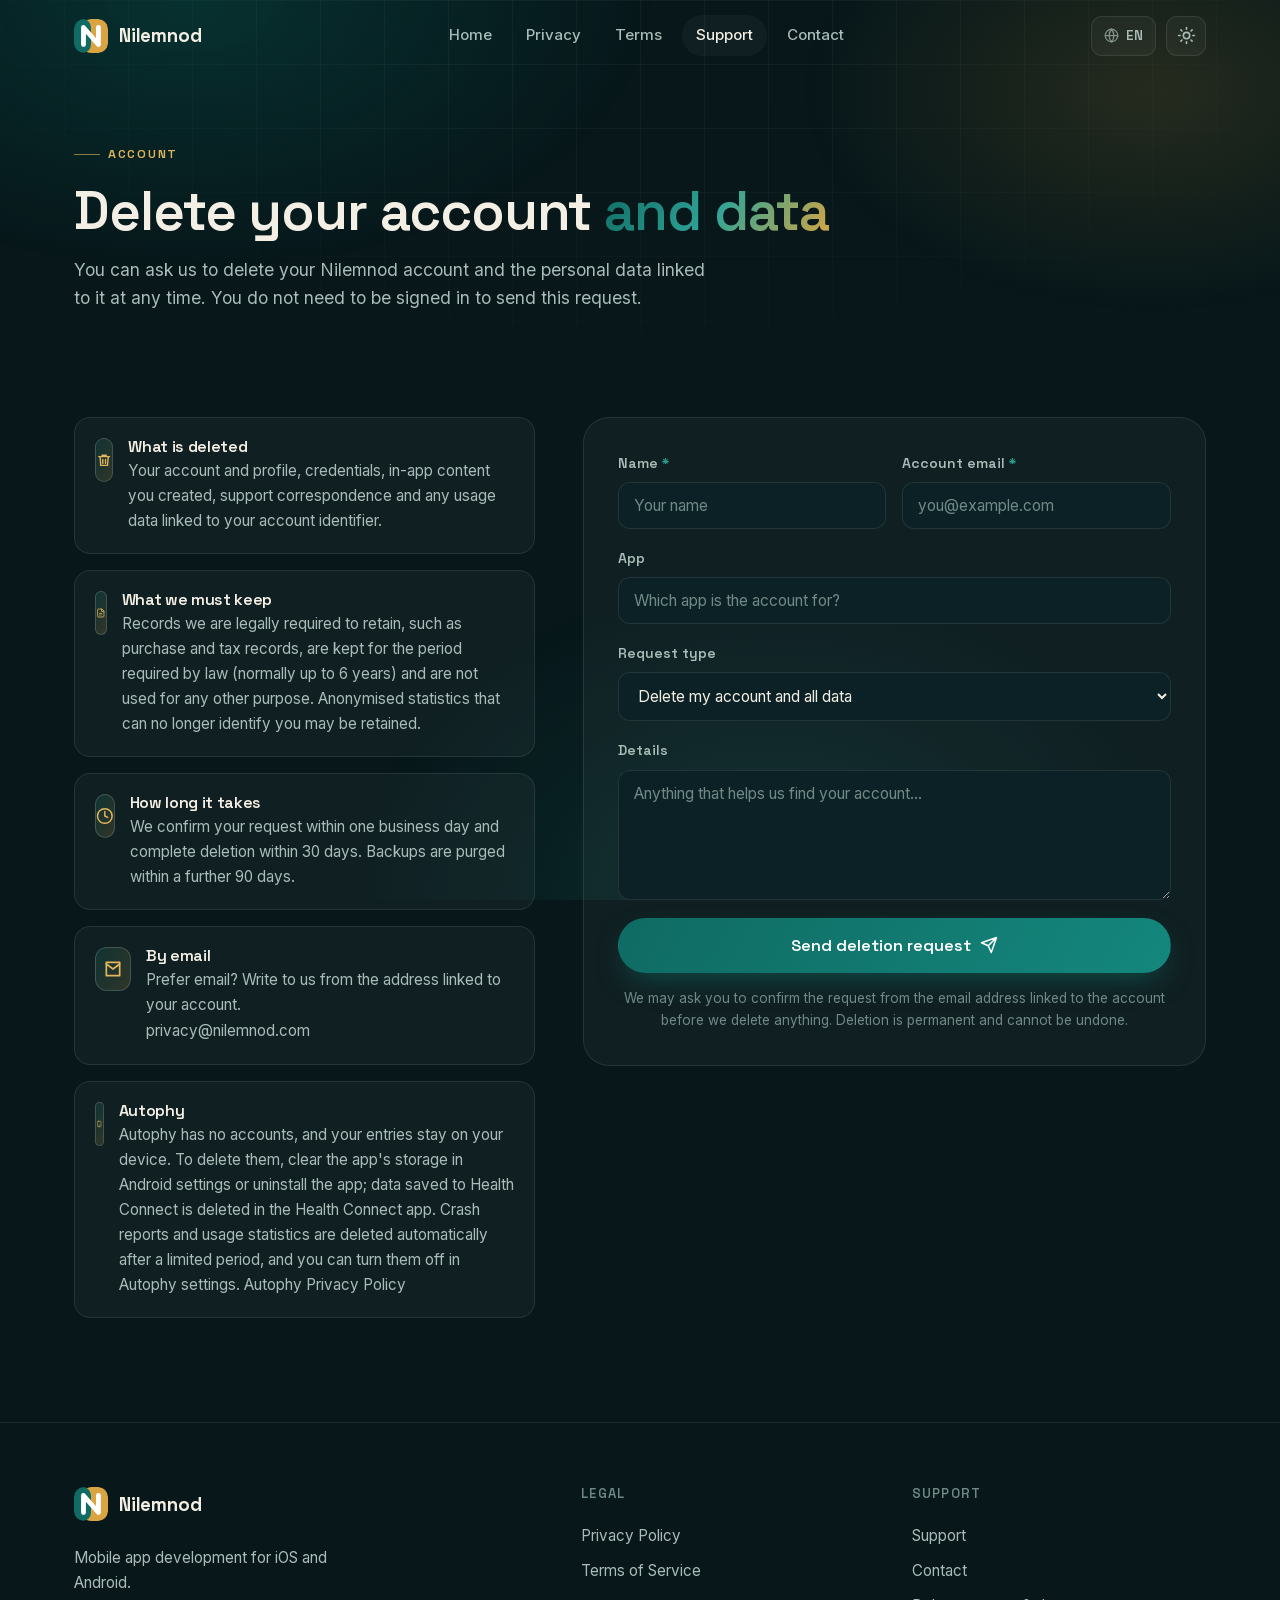
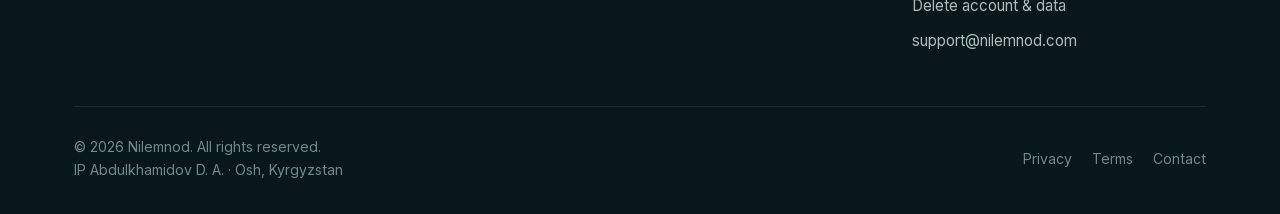
<file: delete-account.html>
<!DOCTYPE html>
<html lang="en" dir="ltr">
<head>
  <meta charset="UTF-8" />
  <meta name="viewport" content="width=device-width, initial-scale=1.0" />
  <title>Delete Account &amp; Data — Nilemnod</title>
  <meta name="description" content="Request deletion of your Nilemnod account and associated personal data. Learn what is deleted, what is retained and how long it takes." />
  <meta name="theme-color" content="#07171a" />
  <link rel="icon" href="assets/logo-mark.svg" type="image/svg+xml" />
  <link rel="apple-touch-icon" href="assets/apple-touch-icon.png" />
  <link rel="canonical" href="https://nilemnod.com/delete-account.html" />
  <meta property="og:site_name" content="Nilemnod" />
  <meta property="og:type" content="website" />
  <meta property="og:title" content="Delete Account &amp; Data — Nilemnod" />
  <meta property="og:description" content="Request deletion of your Nilemnod account and associated personal data. Learn what is deleted, what is retained and how long it takes." />
  <meta property="og:url" content="https://nilemnod.com/delete-account.html" />
  <meta property="og:image" content="https://nilemnod.com/assets/og-image.png" />
  <meta property="og:image:width" content="1200" />
  <meta property="og:image:height" content="630" />
  <meta name="twitter:card" content="summary_large_image" />
  <meta name="twitter:title" content="Delete Account &amp; Data — Nilemnod" />
  <meta name="twitter:description" content="Request deletion of your Nilemnod account and associated personal data. Learn what is deleted, what is retained and how long it takes." />
  <meta name="twitter:image" content="https://nilemnod.com/assets/og-image.png" />
  <link rel="stylesheet" href="assets/css/fonts.css" />
  <link rel="stylesheet" href="assets/css/styles.css" />
  <script src="assets/i18n/translations.js" defer></script>
  <script src="assets/js/i18n.js" defer></script>
  <script src="assets/js/main.js" defer></script>
</head>
<body>
  <header class="nav">
    <div class="container">
      <a class="brand" href="index.html" aria-label="Nilemnod home">
        <img class="brand-mark" src="assets/logo-mark.svg" alt="" width="34" height="34" />
        Nilemnod
      </a>
      <nav class="nav-links" aria-label="Primary">
        <a href="index.html" data-i18n="nav.home">Home</a>
        <a href="privacy.html" data-i18n="nav.privacy">Privacy</a>
        <a href="terms.html" data-i18n="nav.terms">Terms</a>
        <a href="support.html" class="active" data-i18n="nav.support">Support</a>
        <a href="contact.html" data-i18n="nav.contact">Contact</a>
      </nav>
      <div class="nav-actions">
        <div class="lang" data-lang-switcher>
          <button class="lang-toggle" type="button" aria-haspopup="true">
            <svg viewBox="0 0 24 24" fill="none" stroke="currentColor" stroke-width="2" stroke-linecap="round" stroke-linejoin="round"><circle cx="12" cy="12" r="10"/><path d="M2 12h20M12 2a15 15 0 0 1 0 20M12 2a15 15 0 0 0 0 20"/></svg>
            <span class="lang-current">EN</span>
          </button>
          <div class="lang-menu" role="menu"></div>
        </div>
        <button class="icon-btn" data-theme-toggle type="button" aria-label="Toggle theme">
          <svg viewBox="0 0 24 24" fill="none" stroke="currentColor" stroke-width="2" stroke-linecap="round" stroke-linejoin="round"><circle cx="12" cy="12" r="4"/><path d="M12 2v2M12 20v2M4.9 4.9l1.4 1.4M17.7 17.7l1.4 1.4M2 12h2M20 12h2M4.9 19.1l1.4-1.4M17.7 6.3l1.4-1.4"/></svg>
        </button>
        <button class="icon-btn nav-toggle" type="button" aria-label="Menu">
          <svg viewBox="0 0 24 24" fill="none" stroke="currentColor" stroke-width="2" stroke-linecap="round"><path d="M4 7h16M4 12h16M4 17h16"/></svg>
        </button>
      </div>
    </div>
  </header>

  <main>
    <section class="page-hero">
      <div class="container">
        <span class="eyebrow" data-reveal data-i18n="delete.eyebrow">Account</span>
        <h1 data-reveal data-delay="1"><span data-i18n="delete.title1">Delete your account</span> <span class="gradient-text" data-i18n="delete.title2">and data</span></h1>
        <p data-reveal data-delay="2" data-i18n="delete.lead">You can ask us to delete your Nilemnod account and the personal data linked to it at any time. You do not need to be signed in to send this request.</p>
      </div>
    </section>

    <section class="section-sm">
      <div class="container contact-grid">
        <div class="contact-info" data-reveal>
          <div class="info-item">
            <div class="card-icon"><svg viewBox="0 0 24 24" fill="none" stroke="currentColor" stroke-width="2" stroke-linecap="round" stroke-linejoin="round"><path d="M4 7h16M9 7V5h6v2M6 7l1 13h10l1-13"/><path d="M10 11v6M14 11v6"/></svg></div>
            <div>
              <h4 data-i18n="delete.info1.title">What is deleted</h4>
              <p data-i18n="delete.info1.body">Your account and profile, credentials, in-app content you created, support correspondence and any usage data linked to your account identifier.</p>
            </div>
          </div>
          <div class="info-item">
            <div class="card-icon"><svg viewBox="0 0 24 24" fill="none" stroke="currentColor" stroke-width="2" stroke-linecap="round" stroke-linejoin="round"><path d="M14 2H6a2 2 0 0 0-2 2v16a2 2 0 0 0 2 2h12a2 2 0 0 0 2-2V8z"/><path d="M14 2v6h6M9 13h6M9 17h4"/></svg></div>
            <div>
              <h4 data-i18n="delete.info2.title">What we must keep</h4>
              <p data-i18n="delete.info2.body">Records we are legally required to retain, such as purchase and tax records, are kept for the period required by law (normally up to 6 years) and are not used for any other purpose. Anonymised statistics that can no longer identify you may be retained.</p>
            </div>
          </div>
          <div class="info-item">
            <div class="card-icon"><svg viewBox="0 0 24 24" fill="none" stroke="currentColor" stroke-width="2" stroke-linecap="round" stroke-linejoin="round"><circle cx="12" cy="12" r="10"/><path d="M12 6v6l4 2"/></svg></div>
            <div>
              <h4 data-i18n="delete.info3.title">How long it takes</h4>
              <p data-i18n="delete.info3.body">We confirm your request within one business day and complete deletion within 30 days. Backups are purged within a further 90 days.</p>
            </div>
          </div>
          <div class="info-item">
            <div class="card-icon"><svg viewBox="0 0 24 24" fill="none" stroke="currentColor" stroke-width="2" stroke-linecap="round" stroke-linejoin="round"><path d="M4 4h16v16H4z"/><path d="m4 6 8 6 8-6"/></svg></div>
            <div>
              <h4 data-i18n="delete.info4.title">By email</h4>
              <p data-i18n="delete.info4.body">Prefer email? Write to us from the address linked to your account.</p>
              <a href="mailto:privacy@nilemnod.com?subject=Account%20deletion%20request">privacy@nilemnod.com</a>
            </div>
          </div>
          <div class="info-item">
            <div class="card-icon"><svg viewBox="0 0 24 24" fill="none" stroke="currentColor" stroke-width="2" stroke-linecap="round" stroke-linejoin="round"><rect x="6" y="2" width="12" height="20" rx="2"/><path d="M11 18h2"/></svg></div>
            <div>
              <h4 data-i18n="delete.info5.title">Autophy</h4>
              <p data-i18n="delete.info5.body" data-i18n-html>Autophy has no accounts, and your entries stay on your device. To delete them, clear the app's storage in Android settings or uninstall the app; data saved to Health Connect is deleted in the Health Connect app. Crash reports and usage statistics are deleted automatically after a limited period, and you can turn them off in Autophy settings. <a class="inline" href="autophy-privacy.html">Autophy Privacy Policy</a></p>
            </div>
          </div>
        </div>

        <div class="form-card" data-reveal data-delay="1">
          <form id="contact-form" data-endpoint="https://formspree.io/f/xrpbngqg" data-mailto="privacy@nilemnod.com" novalidate>
            <div class="form-status" role="status" aria-live="polite"></div>
            <div class="hp-field" aria-hidden="true"><label for="website">Leave this field empty</label><input type="text" id="website" name="_gotcha" tabindex="-1" autocomplete="off" /></div>
            <input type="hidden" name="subject" value="Account deletion request" />
            <div class="form-row">
              <div class="field">
                <label for="name" data-i18n="delete.form.name">Name <span class="req">*</span></label>
                <input type="text" id="name" name="name" required data-i18n-attr="placeholder:delete.form.namePh" placeholder="Your name" />
              </div>
              <div class="field">
                <label for="email" data-i18n="delete.form.email">Account email <span class="req">*</span></label>
                <input type="email" id="email" name="email" required data-i18n-attr="placeholder:delete.form.emailPh" placeholder="you@example.com" />
              </div>
            </div>
            <div class="field">
              <label for="app" data-i18n="delete.form.app">App</label>
              <input type="text" id="app" name="app" data-i18n-attr="placeholder:delete.form.appPh" placeholder="Which app is the account for?" />
            </div>
            <div class="field">
              <label for="scope" data-i18n="delete.form.scope">Request type</label>
              <select id="scope" name="scope">
                <option data-i18n="delete.form.scope1">Delete my account and all data</option>
                <option data-i18n="delete.form.scope2">Delete specific data, keep my account</option>
                <option data-i18n="delete.form.scope3">Send me a copy of my data</option>
              </select>
            </div>
            <div class="field">
              <label for="message" data-i18n="delete.form.message">Details</label>
              <textarea id="message" name="message" data-i18n-attr="placeholder:delete.form.messagePh" placeholder="Anything that helps us find your account…"></textarea>
            </div>
            <button class="btn btn-primary btn-lg btn-block" type="submit"><span data-i18n="delete.form.submit">Send deletion request</span>
              <svg viewBox="0 0 24 24" fill="none" stroke="currentColor" stroke-width="2" stroke-linecap="round" stroke-linejoin="round"><path d="M22 2 11 13M22 2l-7 20-4-9-9-4z"/></svg>
            </button>
            <p class="form-note" data-i18n="delete.form.note">We may ask you to confirm the request from the email address linked to the account before we delete anything. Deletion is permanent and cannot be undone.</p>
          </form>
        </div>
      </div>
    </section>
  </main>

  <footer class="footer">
    <div class="container">
      <div class="footer-grid simple">
        <div class="footer-brand">
          <a class="brand" href="index.html"><img class="brand-mark" src="assets/logo-mark.svg" alt="" width="34" height="34" />Nilemnod</a>
          <p data-i18n="footer.tagline">Mobile app development for iOS and Android.</p>
        </div>
        <div class="footer-col">
          <h4 data-i18n="footer.legal">Legal</h4>
          <a href="privacy.html" data-i18n="nav.privacy">Privacy Policy</a>
          <a href="terms.html" data-i18n="nav.terms">Terms of Service</a>
        </div>
        <div class="footer-col">
          <h4 data-i18n="nav.support">Support</h4>
          <a href="support.html" data-i18n="nav.support">Support</a>
          <a href="contact.html" data-i18n="nav.contact">Contact</a>
          <a href="delete-account.html" data-i18n="nav.deleteAccount">Delete account &amp; data</a>
          <a href="mailto:support@nilemnod.com">support@nilemnod.com</a>
        </div>
      </div>
      <div class="footer-bottom">
        <span>© <span data-year>2026</span> Nilemnod. <span data-i18n="footer.rights">All rights reserved.</span><br/><span data-i18n="footer.operator">IP Abdulkhamidov D. A. · Osh, Kyrgyzstan</span></span>
        <div class="links">
          <a href="privacy.html" data-i18n="nav.privacy">Privacy</a>
          <a href="terms.html" data-i18n="nav.terms">Terms</a>
          <a href="contact.html" data-i18n="nav.contact">Contact</a>
        </div>
      </div>
    </div>
  </footer>
</body>
</html>
</file>
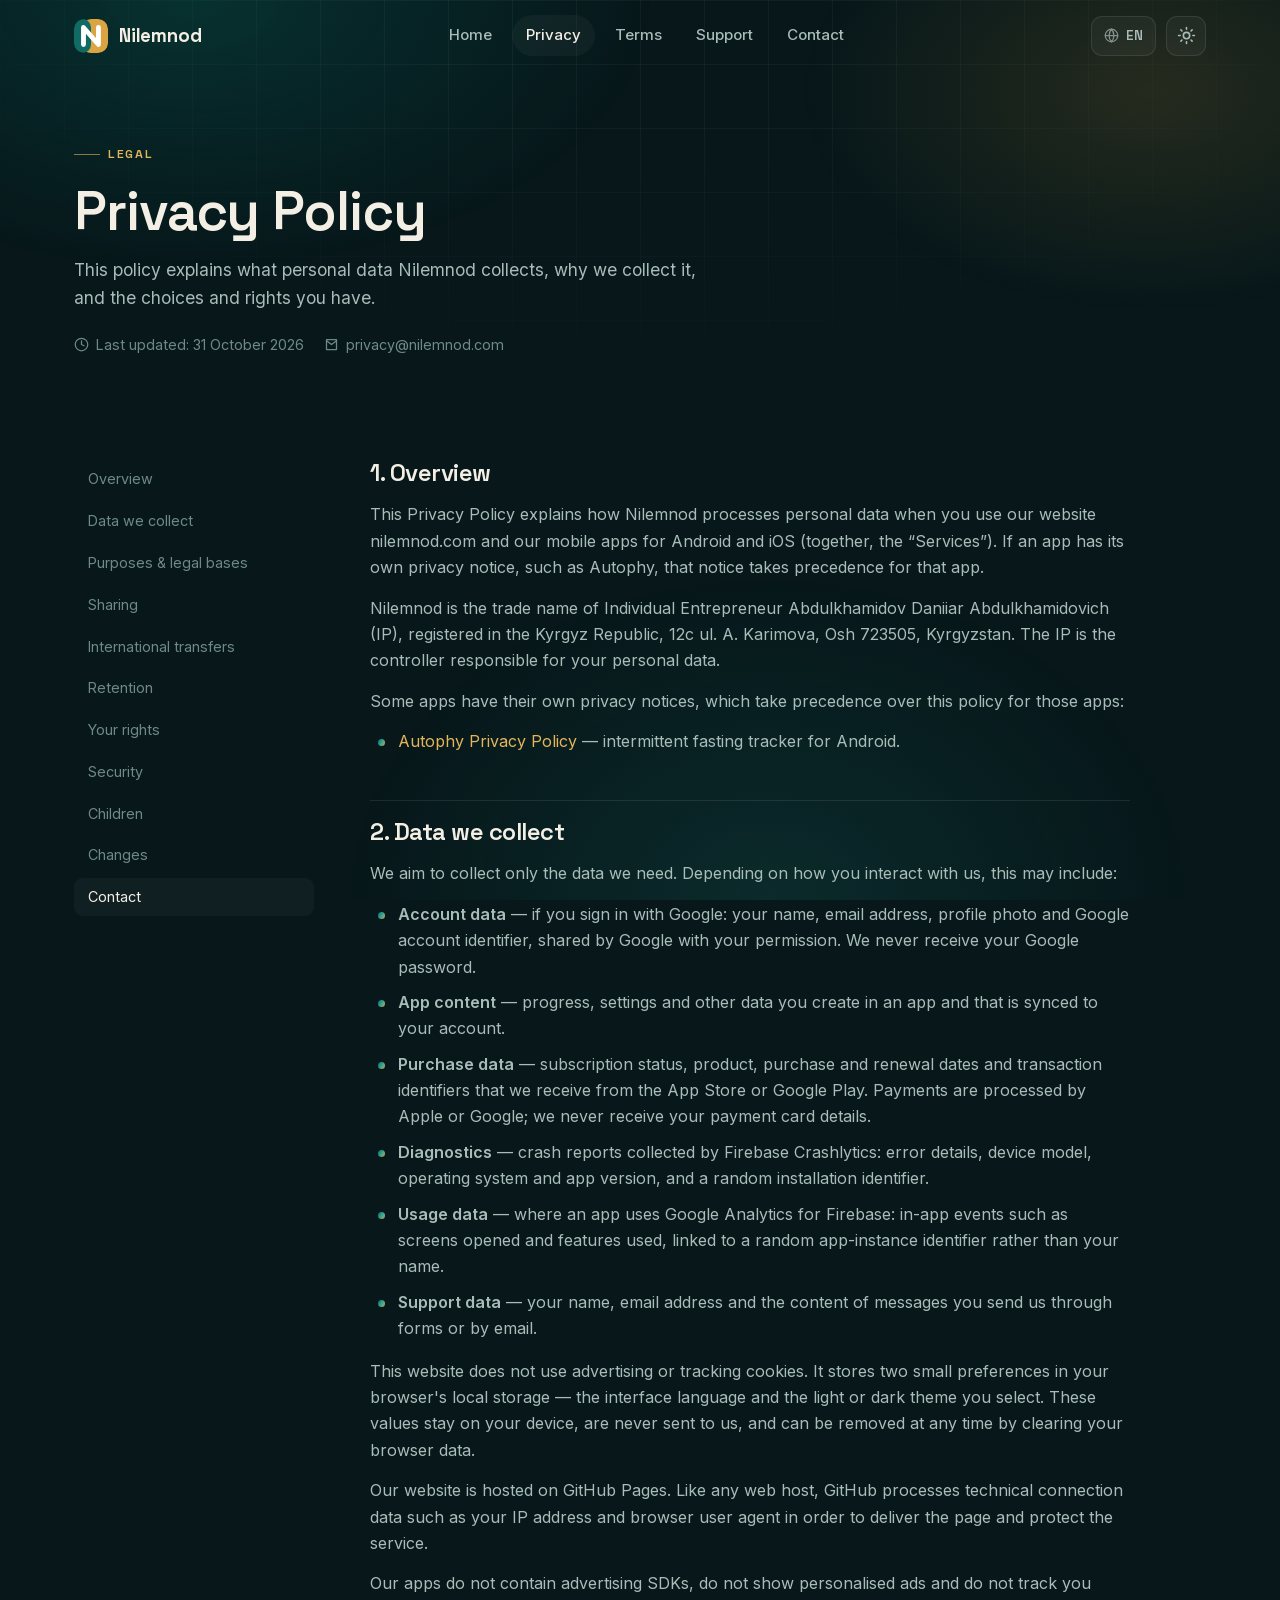
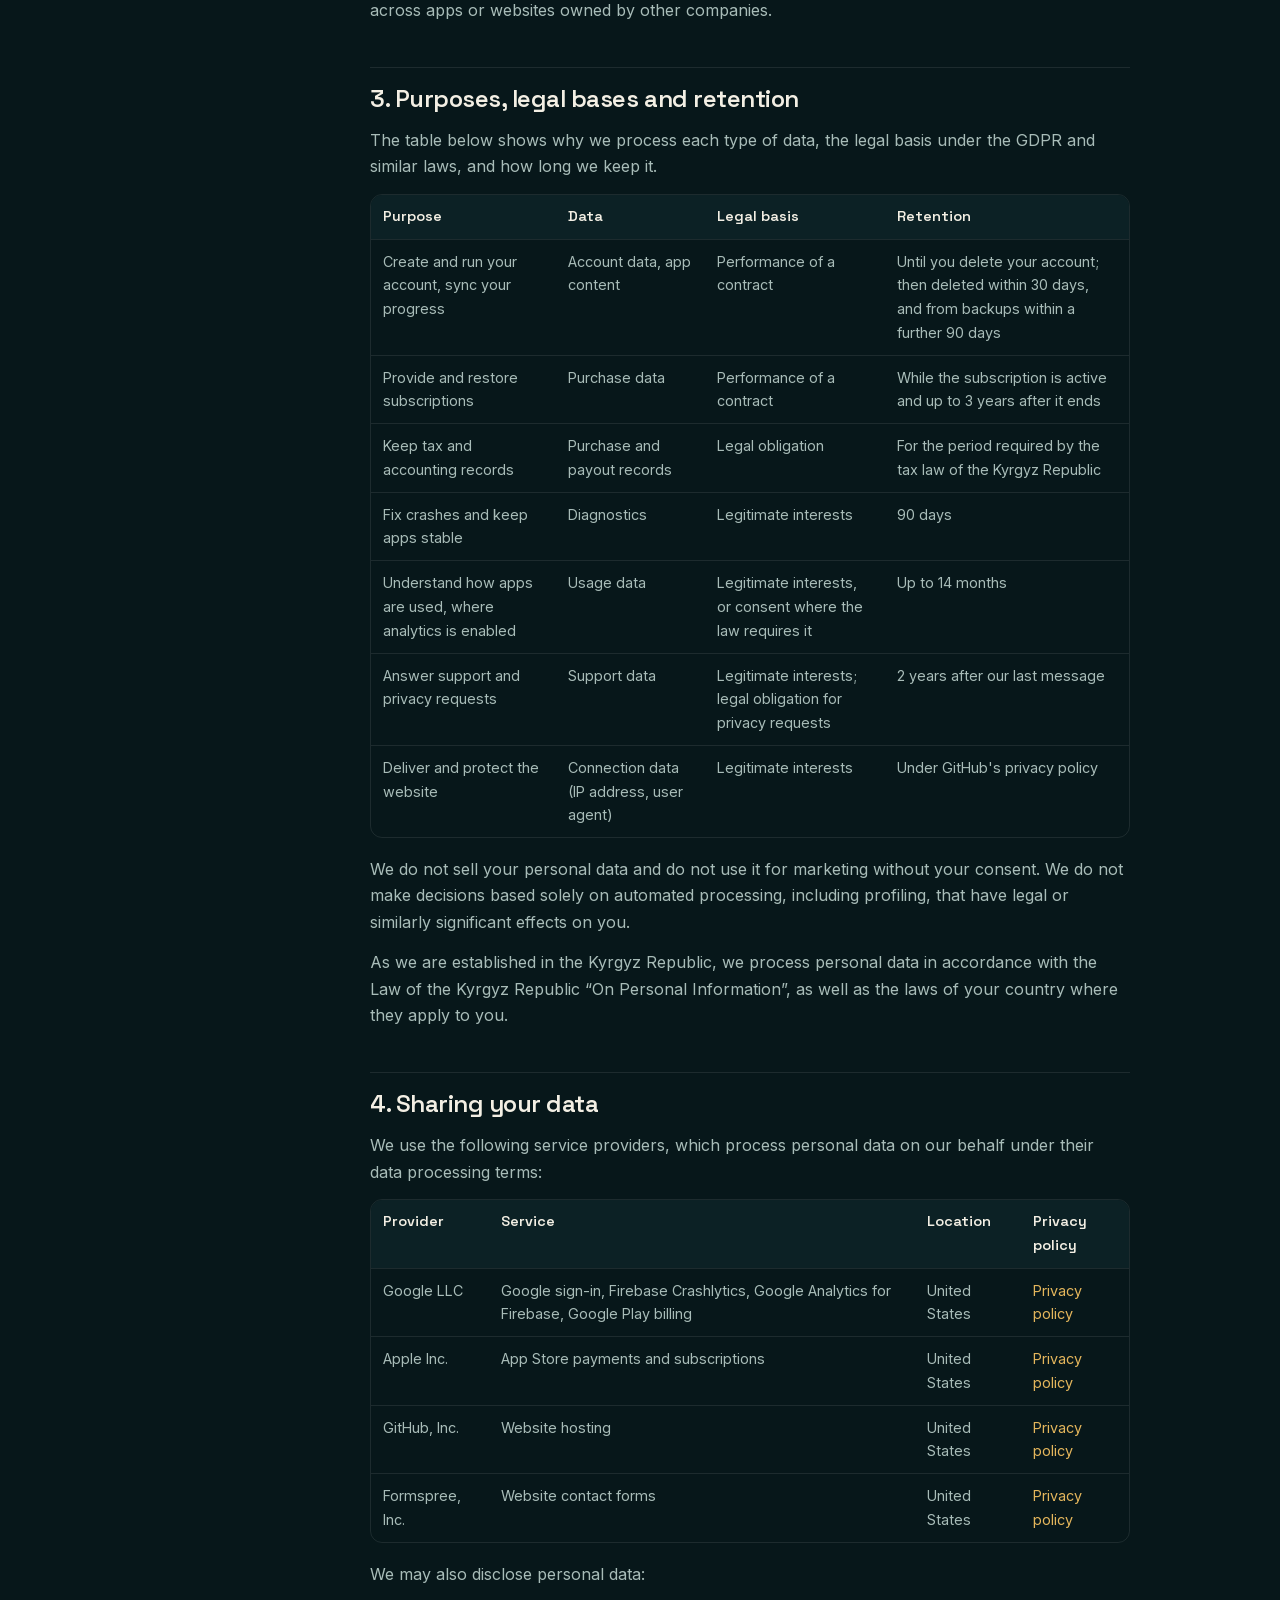
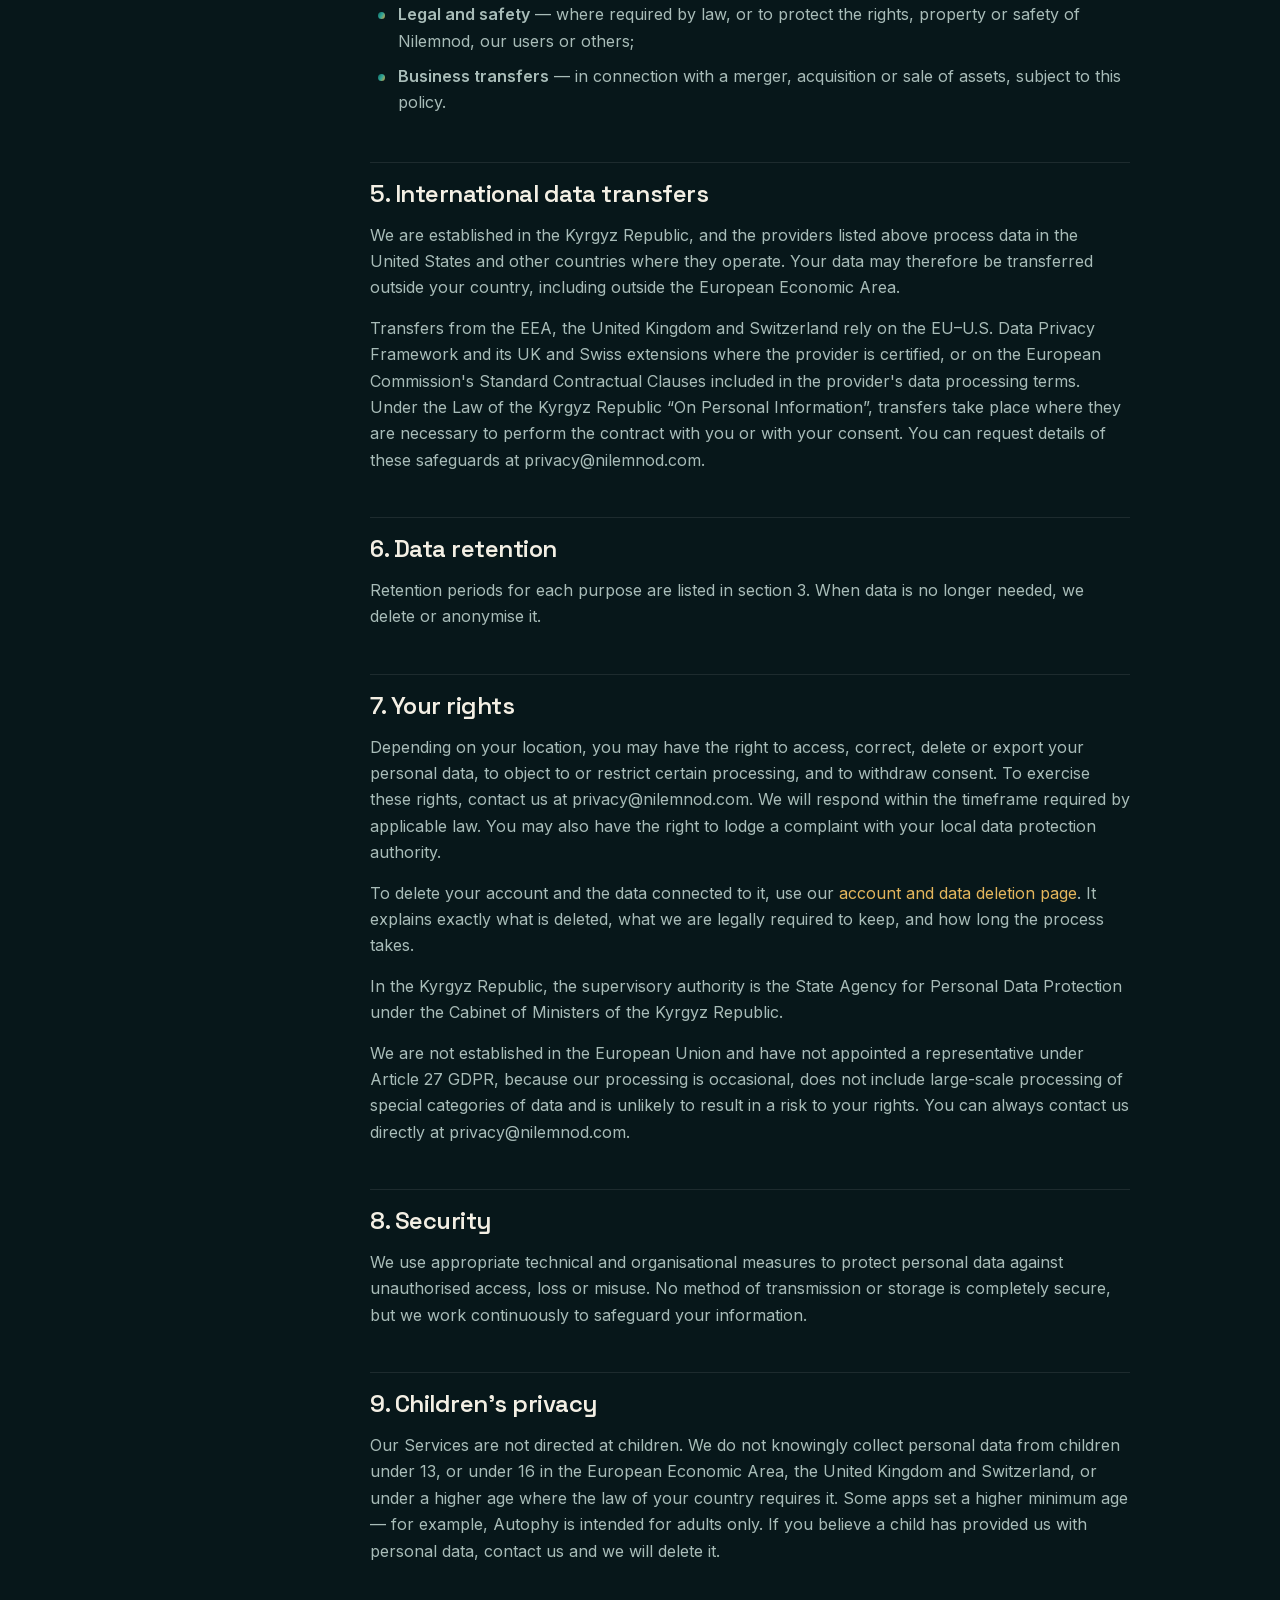
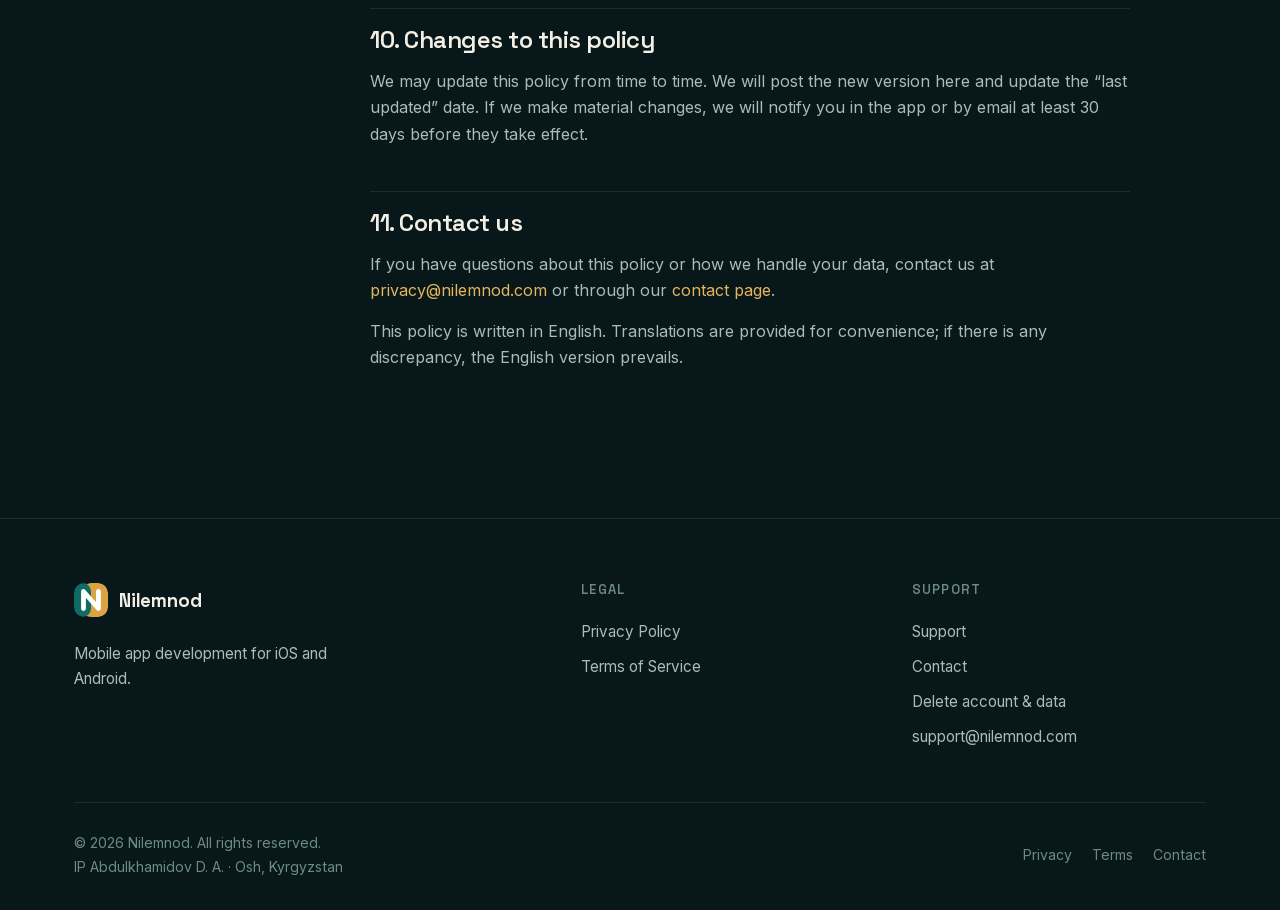
<file: privacy.html>
<!DOCTYPE html>
<html lang="en" dir="ltr">
<head>
  <meta charset="UTF-8" />
  <meta name="viewport" content="width=device-width, initial-scale=1.0" />
  <title>Privacy Policy — Nilemnod</title>
  <meta name="description" content="Nilemnod Privacy Policy — how we collect, use, share and protect your personal data across our apps and website." />
  <meta name="theme-color" content="#07171a" />
  <link rel="icon" href="assets/logo-mark.svg" type="image/svg+xml" />
  <link rel="apple-touch-icon" href="assets/apple-touch-icon.png" />
  <link rel="canonical" href="https://nilemnod.com/privacy.html" />
  <meta property="og:site_name" content="Nilemnod" />
  <meta property="og:type" content="website" />
  <meta property="og:title" content="Privacy Policy — Nilemnod" />
  <meta property="og:description" content="Nilemnod Privacy Policy — how we collect, use, share and protect your personal data across our apps and website." />
  <meta property="og:url" content="https://nilemnod.com/privacy.html" />
  <meta property="og:image" content="https://nilemnod.com/assets/og-image.png" />
  <meta property="og:image:width" content="1200" />
  <meta property="og:image:height" content="630" />
  <meta name="twitter:card" content="summary_large_image" />
  <meta name="twitter:title" content="Privacy Policy — Nilemnod" />
  <meta name="twitter:description" content="Nilemnod Privacy Policy — how we collect, use, share and protect your personal data across our apps and website." />
  <meta name="twitter:image" content="https://nilemnod.com/assets/og-image.png" />
  <link rel="stylesheet" href="assets/css/fonts.css" />
  <link rel="stylesheet" href="assets/css/styles.css" />
  <script src="assets/i18n/translations.js" defer></script>
  <script src="assets/js/i18n.js" defer></script>
  <script src="assets/js/main.js" defer></script>
</head>
<body>
  <header class="nav">
    <div class="container">
      <a class="brand" href="index.html" aria-label="Nilemnod home">
        <img class="brand-mark" src="assets/logo-mark.svg" alt="" width="34" height="34" />
        Nilemnod
      </a>
      <nav class="nav-links" aria-label="Primary">
        <a href="index.html" data-i18n="nav.home">Home</a>
        <a href="privacy.html" class="active" data-i18n="nav.privacy">Privacy</a>
        <a href="terms.html" data-i18n="nav.terms">Terms</a>
        <a href="support.html" data-i18n="nav.support">Support</a>
        <a href="contact.html" data-i18n="nav.contact">Contact</a>
      </nav>
      <div class="nav-actions">
        <div class="lang" data-lang-switcher>
          <button class="lang-toggle" type="button" aria-haspopup="true">
            <svg viewBox="0 0 24 24" fill="none" stroke="currentColor" stroke-width="2" stroke-linecap="round" stroke-linejoin="round"><circle cx="12" cy="12" r="10"/><path d="M2 12h20M12 2a15 15 0 0 1 0 20M12 2a15 15 0 0 0 0 20"/></svg>
            <span class="lang-current">EN</span>
          </button>
          <div class="lang-menu" role="menu"></div>
        </div>
        <button class="icon-btn" data-theme-toggle type="button" aria-label="Toggle theme">
          <svg viewBox="0 0 24 24" fill="none" stroke="currentColor" stroke-width="2" stroke-linecap="round" stroke-linejoin="round"><circle cx="12" cy="12" r="4"/><path d="M12 2v2M12 20v2M4.9 4.9l1.4 1.4M17.7 17.7l1.4 1.4M2 12h2M20 12h2M4.9 19.1l1.4-1.4M17.7 6.3l1.4-1.4"/></svg>
        </button>
        <button class="icon-btn nav-toggle" type="button" aria-label="Menu">
          <svg viewBox="0 0 24 24" fill="none" stroke="currentColor" stroke-width="2" stroke-linecap="round"><path d="M4 7h16M4 12h16M4 17h16"/></svg>
        </button>
      </div>
    </div>
  </header>

  <main>
    <section class="page-hero">
      <div class="container">
        <span class="eyebrow" data-i18n="privacy.eyebrow">Legal</span>
        <h1 data-i18n="privacy.title">Privacy Policy</h1>
        <p data-i18n="privacy.lead">This policy explains what personal data Nilemnod collects, why we collect it, and the choices and rights you have.</p>
        <div class="meta-row">
          <span><svg viewBox="0 0 24 24" fill="none" stroke="currentColor" stroke-width="2" stroke-linecap="round" stroke-linejoin="round"><circle cx="12" cy="12" r="10"/><path d="M12 6v6l4 2"/></svg><span data-i18n="privacy.updated">Last updated: 31 October 2026</span></span>
          <span><svg viewBox="0 0 24 24" fill="none" stroke="currentColor" stroke-width="2" stroke-linecap="round" stroke-linejoin="round"><path d="M4 4h16v16H4z"/><path d="m4 6 8 6 8-6"/></svg><a class="inline" href="mailto:privacy@nilemnod.com">privacy@nilemnod.com</a></span>
        </div>
      </div>
    </section>

    <section class="section-sm">
      <div class="container prose-wrap">
        <nav class="toc" aria-label="On this page">
          <a href="#overview" data-i18n="privacy.toc.overview">Overview</a>
          <a href="#data" data-i18n="privacy.toc.data">Data we collect</a>
          <a href="#use" data-i18n="privacy.toc.use" data-i18n-html>Purposes & legal bases</a>
          <a href="#sharing" data-i18n="privacy.toc.sharing">Sharing</a>
          <a href="#transfers" data-i18n="privacy.toc.transfers">International transfers</a>
          <a href="#retention" data-i18n="privacy.toc.retention">Retention</a>
          <a href="#rights" data-i18n="privacy.toc.rights">Your rights</a>
          <a href="#security" data-i18n="privacy.toc.security">Security</a>
          <a href="#children" data-i18n="privacy.toc.children">Children</a>
          <a href="#changes" data-i18n="privacy.toc.changes">Changes</a>
          <a href="#contact" data-i18n="privacy.toc.contact">Contact</a>
        </nav>
        <div class="prose" data-reveal>
          <section id="overview">
            <h2 data-i18n="privacy.s1.h">1. Overview</h2>
            <p data-i18n="privacy.s1.p1">This Privacy Policy explains how Nilemnod processes personal data when you use our website nilemnod.com and our mobile apps for Android and iOS (together, the “Services”). If an app has its own privacy notice, such as Autophy, that notice takes precedence for that app.</p>
            <p data-i18n="privacy.s1.p2">Nilemnod is the trade name of Individual Entrepreneur Abdulkhamidov Daniiar Abdulkhamidovich (IP), registered in the Kyrgyz Republic, 12c ul. A. Karimova, Osh 723505, Kyrgyzstan. The IP is the controller responsible for your personal data.</p>
            <p data-i18n="privacy.s1.p3">Some apps have their own privacy notices, which take precedence over this policy for those apps:</p>
            <ul>
              <li data-i18n="privacy.s1.l1" data-i18n-html><a class="inline" href="autophy-privacy.html">Autophy Privacy Policy</a> — intermittent fasting tracker for Android.</li>
            </ul>
          </section>

          <section id="data">
            <h2 data-i18n="privacy.s2.h">2. Data we collect</h2>
            <p data-i18n="privacy.s2.p1">We aim to collect only the data we need. Depending on how you interact with us, this may include:</p>
            <ul>
              <li data-i18n="privacy.s2.l1" data-i18n-html><strong>Account data</strong> — if you sign in with Google: your name, email address, profile photo and Google account identifier, shared by Google with your permission. We never receive your Google password.</li>
              <li data-i18n="privacy.s2.l2" data-i18n-html><strong>App content</strong> — progress, settings and other data you create in an app and that is synced to your account.</li>
              <li data-i18n="privacy.s2.l3" data-i18n-html><strong>Purchase data</strong> — subscription status, product, purchase and renewal dates and transaction identifiers that we receive from the App Store or Google Play. Payments are processed by Apple or Google; we never receive your payment card details.</li>
              <li data-i18n="privacy.s2.l4" data-i18n-html><strong>Diagnostics</strong> — crash reports collected by Firebase Crashlytics: error details, device model, operating system and app version, and a random installation identifier.</li>
              <li data-i18n="privacy.s2.l5" data-i18n-html><strong>Usage data</strong> — where an app uses Google Analytics for Firebase: in-app events such as screens opened and features used, linked to a random app-instance identifier rather than your name.</li>
              <li data-i18n="privacy.s2.l6" data-i18n-html><strong>Support data</strong> — your name, email address and the content of messages you send us through forms or by email.</li>
            </ul>
            <p data-i18n="privacy.s2.p2">This website does not use advertising or tracking cookies. It stores two small preferences in your browser's local storage — the interface language and the light or dark theme you select. These values stay on your device, are never sent to us, and can be removed at any time by clearing your browser data.</p>
            <p data-i18n="privacy.s2.p3">Our website is hosted on GitHub Pages. Like any web host, GitHub processes technical connection data such as your IP address and browser user agent in order to deliver the page and protect the service.</p>
            <p data-i18n="privacy.s2.p4">Our apps do not contain advertising SDKs, do not show personalised ads and do not track you across apps or websites owned by other companies.</p>
          </section>

          <section id="use">
            <h2 data-i18n="privacy.s3.h">3. Purposes, legal bases and retention</h2>
            <p data-i18n="privacy.s3.p1">The table below shows why we process each type of data, the legal basis under the GDPR and similar laws, and how long we keep it.</p>
            <div class="table-wrap"><table class="legal-table">
              <thead><tr><th data-i18n="privacy.s3.th1">Purpose</th><th data-i18n="privacy.s3.th2">Data</th><th data-i18n="privacy.s3.th3">Legal basis</th><th data-i18n="privacy.s3.th4">Retention</th></tr></thead>
              <tbody>
                <tr><td data-i18n="privacy.s3.r1.c1">Create and run your account, sync your progress</td><td data-i18n="privacy.s3.r1.c2">Account data, app content</td><td data-i18n="privacy.s3.r1.c3">Performance of a contract</td><td data-i18n="privacy.s3.r1.c4">Until you delete your account; then deleted within 30 days, and from backups within a further 90 days</td></tr>
                <tr><td data-i18n="privacy.s3.r2.c1">Provide and restore subscriptions</td><td data-i18n="privacy.s3.r2.c2">Purchase data</td><td data-i18n="privacy.s3.r2.c3">Performance of a contract</td><td data-i18n="privacy.s3.r2.c4">While the subscription is active and up to 3 years after it ends</td></tr>
                <tr><td data-i18n="privacy.s3.r3.c1">Keep tax and accounting records</td><td data-i18n="privacy.s3.r3.c2">Purchase and payout records</td><td data-i18n="privacy.s3.r3.c3">Legal obligation</td><td data-i18n="privacy.s3.r3.c4">For the period required by the tax law of the Kyrgyz Republic</td></tr>
                <tr><td data-i18n="privacy.s3.r4.c1">Fix crashes and keep apps stable</td><td data-i18n="privacy.s3.r4.c2">Diagnostics</td><td data-i18n="privacy.s3.r4.c3">Legitimate interests</td><td data-i18n="privacy.s3.r4.c4">90 days</td></tr>
                <tr><td data-i18n="privacy.s3.r5.c1">Understand how apps are used, where analytics is enabled</td><td data-i18n="privacy.s3.r5.c2">Usage data</td><td data-i18n="privacy.s3.r5.c3">Legitimate interests, or consent where the law requires it</td><td data-i18n="privacy.s3.r5.c4">Up to 14 months</td></tr>
                <tr><td data-i18n="privacy.s3.r6.c1">Answer support and privacy requests</td><td data-i18n="privacy.s3.r6.c2">Support data</td><td data-i18n="privacy.s3.r6.c3">Legitimate interests; legal obligation for privacy requests</td><td data-i18n="privacy.s3.r6.c4">2 years after our last message</td></tr>
                <tr><td data-i18n="privacy.s3.r7.c1">Deliver and protect the website</td><td data-i18n="privacy.s3.r7.c2">Connection data (IP address, user agent)</td><td data-i18n="privacy.s3.r7.c3">Legitimate interests</td><td data-i18n="privacy.s3.r7.c4">Under GitHub's privacy policy</td></tr>
              </tbody>
            </table></div>
            <p data-i18n="privacy.s3.p2">We do not sell your personal data and do not use it for marketing without your consent. We do not make decisions based solely on automated processing, including profiling, that have legal or similarly significant effects on you.</p>
            <p data-i18n="privacy.s3.p3" data-i18n-html>As we are established in the Kyrgyz Republic, we process personal data in accordance with the Law of the Kyrgyz Republic &ldquo;On Personal Information&rdquo;, as well as the laws of your country where they apply to you.</p>
          </section>

          <section id="sharing">
            <h2 data-i18n="privacy.s4.h">4. Sharing your data</h2>
            <p data-i18n="privacy.s4.p1">We use the following service providers, which process personal data on our behalf under their data processing terms:</p>
            <div class="table-wrap"><table class="legal-table">
              <thead><tr><th data-i18n="privacy.s4.th1">Provider</th><th data-i18n="privacy.s4.th2">Service</th><th data-i18n="privacy.s4.th3">Location</th><th data-i18n="privacy.s4.th4">Privacy policy</th></tr></thead>
              <tbody>
                <tr><td>Google LLC</td><td data-i18n="privacy.s4.r1.svc">Google sign-in, Firebase Crashlytics, Google Analytics for Firebase, Google Play billing</td><td data-i18n="privacy.s4.loc">United States</td><td><a class="inline" href="https://policies.google.com/privacy" rel="noopener" data-i18n="privacy.s4.link">Privacy policy</a></td></tr>
                <tr><td>Apple Inc.</td><td data-i18n="privacy.s4.r2.svc">App Store payments and subscriptions</td><td data-i18n="privacy.s4.loc">United States</td><td><a class="inline" href="https://www.apple.com/legal/privacy/" rel="noopener" data-i18n="privacy.s4.link">Privacy policy</a></td></tr>
                <tr><td>GitHub, Inc.</td><td data-i18n="privacy.s4.r3.svc">Website hosting</td><td data-i18n="privacy.s4.loc">United States</td><td><a class="inline" href="https://docs.github.com/en/site-policy/privacy-policies/github-general-privacy-statement" rel="noopener" data-i18n="privacy.s4.link">Privacy policy</a></td></tr>
                <tr><td>Formspree, Inc.</td><td data-i18n="privacy.s4.r4.svc">Website contact forms</td><td data-i18n="privacy.s4.loc">United States</td><td><a class="inline" href="https://formspree.io/legal/privacy-policy" rel="noopener" data-i18n="privacy.s4.link">Privacy policy</a></td></tr>
              </tbody>
            </table></div>
            <p data-i18n="privacy.s4.p2">We may also disclose personal data:</p>
            <ul>
              <li data-i18n="privacy.s4.l1" data-i18n-html><strong>Legal and safety</strong> — where required by law, or to protect the rights, property or safety of Nilemnod, our users or others;</li>
              <li data-i18n="privacy.s4.l2" data-i18n-html><strong>Business transfers</strong> — in connection with a merger, acquisition or sale of assets, subject to this policy.</li>
            </ul>
          </section>

          <section id="transfers">
            <h2 data-i18n="privacy.s5.h">5. International data transfers</h2>
            <p data-i18n="privacy.s5.p1">We are established in the Kyrgyz Republic, and the providers listed above process data in the United States and other countries where they operate. Your data may therefore be transferred outside your country, including outside the European Economic Area.</p>
            <p data-i18n="privacy.s5.p2">Transfers from the EEA, the United Kingdom and Switzerland rely on the EU–U.S. Data Privacy Framework and its UK and Swiss extensions where the provider is certified, or on the European Commission's Standard Contractual Clauses included in the provider's data processing terms. Under the Law of the Kyrgyz Republic “On Personal Information”, transfers take place where they are necessary to perform the contract with you or with your consent. You can request details of these safeguards at privacy@nilemnod.com.</p>
          </section>

          <section id="retention">
            <h2 data-i18n="privacy.s6.h">6. Data retention</h2>
            <p data-i18n="privacy.s6.p1">Retention periods for each purpose are listed in section 3. When data is no longer needed, we delete or anonymise it.</p>
          </section>

          <section id="rights">
            <h2 data-i18n="privacy.s7.h">7. Your rights</h2>
            <p data-i18n="privacy.s7.p1">Depending on your location, you may have the right to access, correct, delete or export your personal data, to object to or restrict certain processing, and to withdraw consent. To exercise these rights, contact us at privacy@nilemnod.com. We will respond within the timeframe required by applicable law. You may also have the right to lodge a complaint with your local data protection authority.</p>
            <p data-i18n="privacy.s7.p2" data-i18n-html>To delete your account and the data connected to it, use our <a class="inline" href="delete-account.html">account and data deletion page</a>. It explains exactly what is deleted, what we are legally required to keep, and how long the process takes.</p>
            <p data-i18n="privacy.s7.p3">In the Kyrgyz Republic, the supervisory authority is the State Agency for Personal Data Protection under the Cabinet of Ministers of the Kyrgyz Republic.</p>
            <p data-i18n="privacy.s7.p4">We are not established in the European Union and have not appointed a representative under Article 27 GDPR, because our processing is occasional, does not include large-scale processing of special categories of data and is unlikely to result in a risk to your rights. You can always contact us directly at privacy@nilemnod.com.</p>
          </section>

          <section id="security">
            <h2 data-i18n="privacy.s8.h">8. Security</h2>
            <p data-i18n="privacy.s8.p1">We use appropriate technical and organisational measures to protect personal data against unauthorised access, loss or misuse. No method of transmission or storage is completely secure, but we work continuously to safeguard your information.</p>
          </section>

          <section id="children">
            <h2 data-i18n="privacy.s9.h">9. Children's privacy</h2>
            <p data-i18n="privacy.s9.p1">Our Services are not directed at children. We do not knowingly collect personal data from children under 13, or under 16 in the European Economic Area, the United Kingdom and Switzerland, or under a higher age where the law of your country requires it. Some apps set a higher minimum age — for example, Autophy is intended for adults only. If you believe a child has provided us with personal data, contact us and we will delete it.</p>
          </section>

          <section id="changes">
            <h2 data-i18n="privacy.s10.h">10. Changes to this policy</h2>
            <p data-i18n="privacy.s10.p1">We may update this policy from time to time. We will post the new version here and update the “last updated” date. If we make material changes, we will notify you in the app or by email at least 30 days before they take effect.</p>
          </section>

          <section id="contact">
            <h2 data-i18n="privacy.s11.h">11. Contact us</h2>
            <p data-i18n="privacy.s11.p1" data-i18n-html>If you have questions about this policy or how we handle your data, contact us at <a class="inline" href="mailto:privacy@nilemnod.com">privacy@nilemnod.com</a> or through our <a class="inline" href="contact.html">contact page</a>.</p>
            <p data-i18n="privacy.s11.p2">This policy is written in English. Translations are provided for convenience; if there is any discrepancy, the English version prevails.</p>
          </section>
        </div>
      </div>
    </section>
  </main>

  <footer class="footer">
    <div class="container">
      <div class="footer-grid simple">
        <div class="footer-brand">
          <a class="brand" href="index.html"><img class="brand-mark" src="assets/logo-mark.svg" alt="" width="34" height="34" />Nilemnod</a>
          <p data-i18n="footer.tagline">Mobile app development for iOS and Android.</p>
        </div>
        <div class="footer-col">
          <h4 data-i18n="footer.legal">Legal</h4>
          <a href="privacy.html" data-i18n="nav.privacy">Privacy Policy</a>
          <a href="terms.html" data-i18n="nav.terms">Terms of Service</a>
        </div>
        <div class="footer-col">
          <h4 data-i18n="nav.support">Support</h4>
          <a href="support.html" data-i18n="nav.support">Support</a>
          <a href="contact.html" data-i18n="nav.contact">Contact</a>
          <a href="delete-account.html" data-i18n="nav.deleteAccount">Delete account &amp; data</a>
          <a href="mailto:support@nilemnod.com">support@nilemnod.com</a>
        </div>
      </div>
      <div class="footer-bottom">
        <span>© <span data-year>2026</span> Nilemnod. <span data-i18n="footer.rights">All rights reserved.</span><br/><span data-i18n="footer.operator">IP Abdulkhamidov D. A. · Osh, Kyrgyzstan</span></span>
        <div class="links">
          <a href="privacy.html" data-i18n="nav.privacy">Privacy</a>
          <a href="terms.html" data-i18n="nav.terms">Terms</a>
          <a href="contact.html" data-i18n="nav.contact">Contact</a>
        </div>
      </div>
    </div>
  </footer>
</body>
</html>
</file>
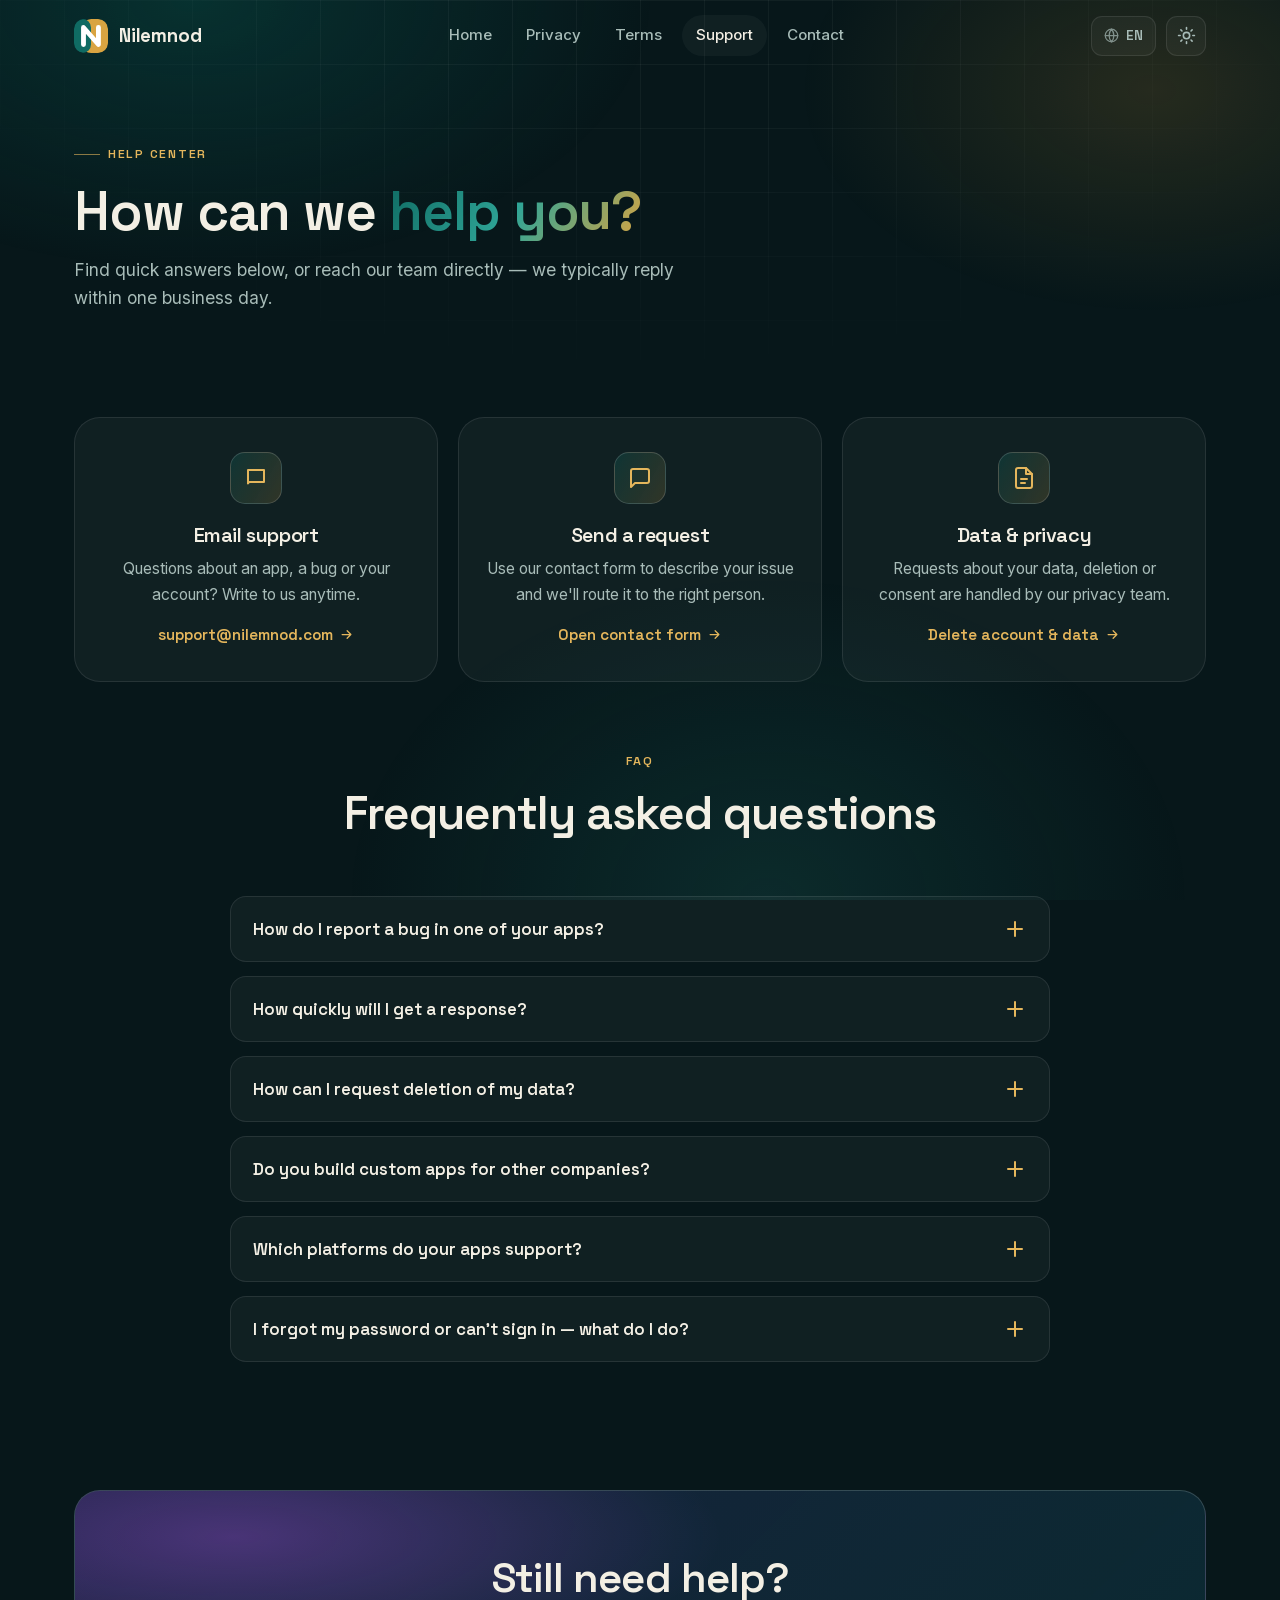
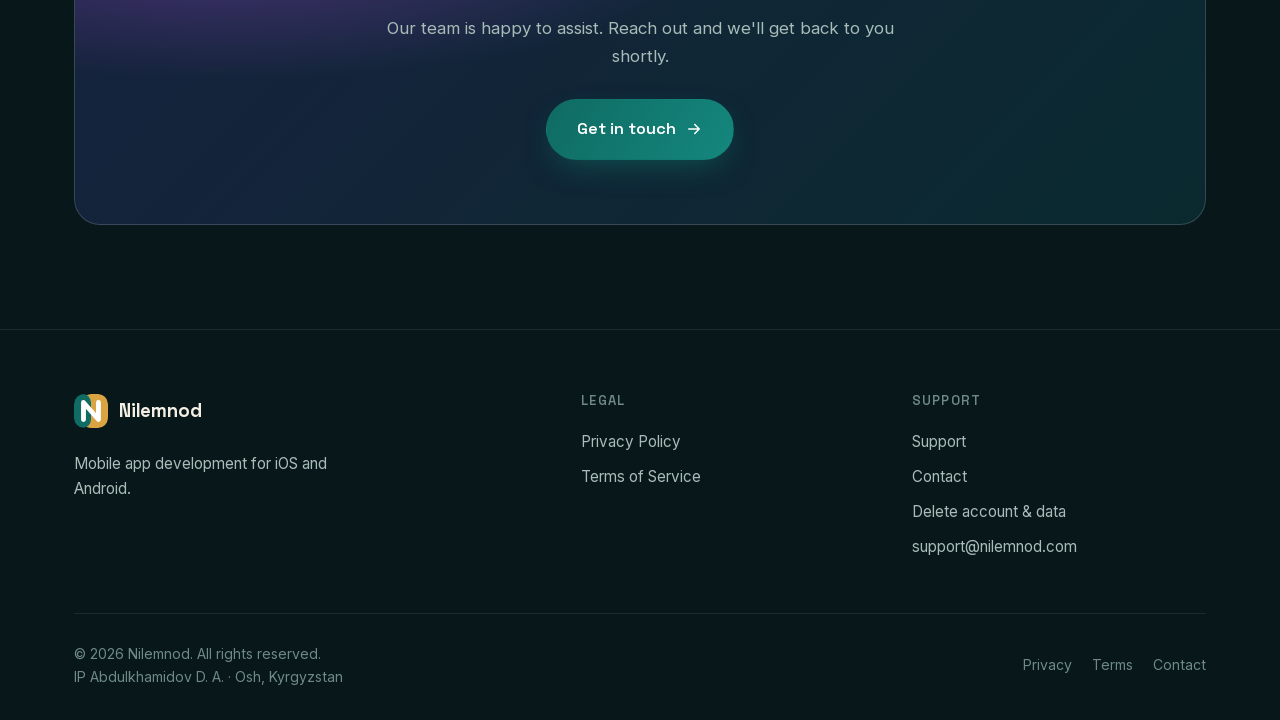
<file: support.html>
<!DOCTYPE html>
<html lang="en" dir="ltr">
<head>
  <meta charset="UTF-8" />
  <meta name="viewport" content="width=device-width, initial-scale=1.0" />
  <title>Support — Nilemnod</title>
  <meta name="description" content="Get help with a Nilemnod app. Browse answers to common questions or reach our support team." />
  <meta name="theme-color" content="#07171a" />
  <link rel="icon" href="assets/logo-mark.svg" type="image/svg+xml" />
  <link rel="apple-touch-icon" href="assets/apple-touch-icon.png" />
  <link rel="canonical" href="https://nilemnod.com/support.html" />
  <meta property="og:site_name" content="Nilemnod" />
  <meta property="og:type" content="website" />
  <meta property="og:title" content="Support — Nilemnod" />
  <meta property="og:description" content="Get help with a Nilemnod app. Browse answers to common questions or reach our support team." />
  <meta property="og:url" content="https://nilemnod.com/support.html" />
  <meta property="og:image" content="https://nilemnod.com/assets/og-image.png" />
  <meta property="og:image:width" content="1200" />
  <meta property="og:image:height" content="630" />
  <meta name="twitter:card" content="summary_large_image" />
  <meta name="twitter:title" content="Support — Nilemnod" />
  <meta name="twitter:description" content="Get help with a Nilemnod app. Browse answers to common questions or reach our support team." />
  <meta name="twitter:image" content="https://nilemnod.com/assets/og-image.png" />
  <link rel="stylesheet" href="assets/css/fonts.css" />
  <link rel="stylesheet" href="assets/css/styles.css" />
  <script src="assets/i18n/translations.js" defer></script>
  <script src="assets/js/i18n.js" defer></script>
  <script src="assets/js/main.js" defer></script>
</head>
<body>
  <header class="nav">
    <div class="container">
      <a class="brand" href="index.html" aria-label="Nilemnod home">
        <img class="brand-mark" src="assets/logo-mark.svg" alt="" width="34" height="34" />
        Nilemnod
      </a>
      <nav class="nav-links" aria-label="Primary">
        <a href="index.html" data-i18n="nav.home">Home</a>
        <a href="privacy.html" data-i18n="nav.privacy">Privacy</a>
        <a href="terms.html" data-i18n="nav.terms">Terms</a>
        <a href="support.html" class="active" data-i18n="nav.support">Support</a>
        <a href="contact.html" data-i18n="nav.contact">Contact</a>
      </nav>
      <div class="nav-actions">
        <div class="lang" data-lang-switcher>
          <button class="lang-toggle" type="button" aria-haspopup="true">
            <svg viewBox="0 0 24 24" fill="none" stroke="currentColor" stroke-width="2" stroke-linecap="round" stroke-linejoin="round"><circle cx="12" cy="12" r="10"/><path d="M2 12h20M12 2a15 15 0 0 1 0 20M12 2a15 15 0 0 0 0 20"/></svg>
            <span class="lang-current">EN</span>
          </button>
          <div class="lang-menu" role="menu"></div>
        </div>
        <button class="icon-btn" data-theme-toggle type="button" aria-label="Toggle theme">
          <svg viewBox="0 0 24 24" fill="none" stroke="currentColor" stroke-width="2" stroke-linecap="round" stroke-linejoin="round"><circle cx="12" cy="12" r="4"/><path d="M12 2v2M12 20v2M4.9 4.9l1.4 1.4M17.7 17.7l1.4 1.4M2 12h2M20 12h2M4.9 19.1l1.4-1.4M17.7 6.3l1.4-1.4"/></svg>
        </button>
        <button class="icon-btn nav-toggle" type="button" aria-label="Menu">
          <svg viewBox="0 0 24 24" fill="none" stroke="currentColor" stroke-width="2" stroke-linecap="round"><path d="M4 7h16M4 12h16M4 17h16"/></svg>
        </button>
      </div>
    </div>
  </header>

  <main>
    <section class="page-hero">
      <div class="container">
        <span class="eyebrow" data-reveal data-i18n="support.eyebrow">Help center</span>
        <h1 data-reveal data-delay="1"><span data-i18n="support.title1">How can we</span> <span class="gradient-text" data-i18n="support.title2">help you?</span></h1>
        <p data-reveal data-delay="2" data-i18n="support.lead">Find quick answers below, or reach our team directly — we typically reply within one business day.</p>
      </div>
    </section>

    <section class="section-sm">
      <div class="container">
        <div class="support-cards">
          <article class="card support-card" data-reveal>
            <div class="card-icon"><svg viewBox="0 0 24 24" fill="none" stroke="currentColor" stroke-width="2" stroke-linecap="round" stroke-linejoin="round"><path d="M4 4h16v12H5.2L4 17.5z"/></svg></div>
            <h3 data-i18n="support.c1.title">Email support</h3>
            <p data-i18n="support.c1.desc">Questions about an app, a bug or your account? Write to us anytime.</p>
            <a href="mailto:support@nilemnod.com">support@nilemnod.com <svg viewBox="0 0 24 24" fill="none" stroke="currentColor" stroke-width="2" stroke-linecap="round" stroke-linejoin="round"><path d="M5 12h14M13 6l6 6-6 6"/></svg></a>
          </article>
          <article class="card support-card" data-reveal data-delay="1">
            <div class="card-icon"><svg viewBox="0 0 24 24" fill="none" stroke="currentColor" stroke-width="2" stroke-linecap="round" stroke-linejoin="round"><path d="M21 15a2 2 0 0 1-2 2H7l-4 4V5a2 2 0 0 1 2-2h14a2 2 0 0 1 2 2z"/></svg></div>
            <h3 data-i18n="support.c2.title">Send a request</h3>
            <p data-i18n="support.c2.desc">Use our contact form to describe your issue and we'll route it to the right person.</p>
            <a href="contact.html"><span data-i18n="support.c2.link">Open contact form</span> <svg viewBox="0 0 24 24" fill="none" stroke="currentColor" stroke-width="2" stroke-linecap="round" stroke-linejoin="round"><path d="M5 12h14M13 6l6 6-6 6"/></svg></a>
          </article>
          <article class="card support-card" data-reveal data-delay="2">
            <div class="card-icon"><svg viewBox="0 0 24 24" fill="none" stroke="currentColor" stroke-width="2" stroke-linecap="round" stroke-linejoin="round"><path d="M14 2H6a2 2 0 0 0-2 2v16a2 2 0 0 0 2 2h12a2 2 0 0 0 2-2V8z"/><path d="M14 2v6h6M9 13h6M9 17h4"/></svg></div>
            <h3 data-i18n="support.c3.title">Data &amp; privacy</h3>
            <p data-i18n="support.c3.desc">Requests about your data, deletion or consent are handled by our privacy team.</p>
            <a href="delete-account.html"><span data-i18n="nav.deleteAccount">Delete account &amp; data</span> <svg viewBox="0 0 24 24" fill="none" stroke="currentColor" stroke-width="2" stroke-linecap="round" stroke-linejoin="round"><path d="M5 12h14M13 6l6 6-6 6"/></svg></a>
          </article>
        </div>

        <div class="section-head center" id="faq" data-reveal>
          <span class="eyebrow" data-i18n="support.faqEyebrow">FAQ</span>
          <h2 class="section-title" data-i18n="support.faqTitle">Frequently asked questions</h2>
        </div>

        <div class="faq" data-reveal>
          <div class="faq-item">
            <button class="faq-q" type="button" aria-expanded="false"><span data-i18n="support.faq1.q">How do I report a bug in one of your apps?</span><span class="plus"></span></button>
            <div class="faq-a"><div class="faq-a-inner" data-i18n="support.faq1.a">Email support@nilemnod.com with the app name, your device model and OS version, and a short description or screenshot. The more detail you share, the faster we can reproduce and fix it.</div></div>
          </div>
          <div class="faq-item">
            <button class="faq-q" type="button" aria-expanded="false"><span data-i18n="support.faq2.q">How quickly will I get a response?</span><span class="plus"></span></button>
            <div class="faq-a"><div class="faq-a-inner" data-i18n="support.faq2.a">We aim to reply to every request within one business day. Complex issues may take longer to fully resolve, but we'll always keep you updated on progress.</div></div>
          </div>
          <div class="faq-item">
            <button class="faq-q" type="button" aria-expanded="false"><span data-i18n="support.faq3.q">How can I request deletion of my data?</span><span class="plus"></span></button>
            <div class="faq-a"><div class="faq-a-inner" data-i18n="support.faq3.a">Send a request to privacy@nilemnod.com from the email associated with your account. We'll verify your identity and delete your personal data as described in our Privacy Policy.</div></div>
          </div>
          <div class="faq-item">
            <button class="faq-q" type="button" aria-expanded="false"><span data-i18n="support.faq4.q">Do you build custom apps for other companies?</span><span class="plus"></span></button>
            <div class="faq-a"><div class="faq-a-inner" data-i18n="support.faq4.a">Yes. Nilemnod designs and builds mobile apps for startups and established businesses. Use the contact form to tell us about your project and we'll follow up with next steps.</div></div>
          </div>
          <div class="faq-item">
            <button class="faq-q" type="button" aria-expanded="false"><span data-i18n="support.faq5.q">Which platforms do your apps support?</span><span class="plus"></span></button>
            <div class="faq-a"><div class="faq-a-inner" data-i18n="support.faq5.a">We build for both iOS and Android, and can target the most recent major OS versions as well as widely used older ones. Specific requirements are agreed at the start of each project.</div></div>
          </div>
          <div class="faq-item">
            <button class="faq-q" type="button" aria-expanded="false"><span data-i18n="support.faq6.q">I forgot my password or can't sign in — what do I do?</span><span class="plus"></span></button>
            <div class="faq-a"><div class="faq-a-inner" data-i18n="support.faq6.a">Use the in-app password reset if available. If you're still stuck, contact support@nilemnod.com and we'll help you regain access safely.</div></div>
          </div>
        </div>
      </div>
    </section>

    <section class="section-sm">
      <div class="container">
        <div class="cta-band" data-reveal>
          <h2><span data-i18n="support.ctaTitle1">Still need help?</span></h2>
          <p data-i18n="support.ctaLead">Our team is happy to assist. Reach out and we'll get back to you shortly.</p>
          <a class="btn btn-primary btn-lg" href="contact.html"><span data-i18n="cta.button">Get in touch</span>
            <svg viewBox="0 0 24 24" fill="none" stroke="currentColor" stroke-width="2" stroke-linecap="round" stroke-linejoin="round"><path d="M5 12h14M13 6l6 6-6 6"/></svg>
          </a>
        </div>
      </div>
    </section>
  </main>

  <footer class="footer">
    <div class="container">
      <div class="footer-grid simple">
        <div class="footer-brand">
          <a class="brand" href="index.html"><img class="brand-mark" src="assets/logo-mark.svg" alt="" width="34" height="34" />Nilemnod</a>
          <p data-i18n="footer.tagline">Mobile app development for iOS and Android.</p>
        </div>
        <div class="footer-col">
          <h4 data-i18n="footer.legal">Legal</h4>
          <a href="privacy.html" data-i18n="nav.privacy">Privacy Policy</a>
          <a href="terms.html" data-i18n="nav.terms">Terms of Service</a>
        </div>
        <div class="footer-col">
          <h4 data-i18n="nav.support">Support</h4>
          <a href="support.html" data-i18n="nav.support">Support</a>
          <a href="contact.html" data-i18n="nav.contact">Contact</a>
          <a href="delete-account.html" data-i18n="nav.deleteAccount">Delete account &amp; data</a>
          <a href="mailto:support@nilemnod.com">support@nilemnod.com</a>
        </div>
      </div>
      <div class="footer-bottom">
        <span>© <span data-year>2026</span> Nilemnod. <span data-i18n="footer.rights">All rights reserved.</span><br/><span data-i18n="footer.operator">IP Abdulkhamidov D. A. · Osh, Kyrgyzstan</span></span>
        <div class="links">
          <a href="privacy.html" data-i18n="nav.privacy">Privacy</a>
          <a href="terms.html" data-i18n="nav.terms">Terms</a>
          <a href="contact.html" data-i18n="nav.contact">Contact</a>
        </div>
      </div>
    </div>
  </footer>
</body>
</html>
</file>
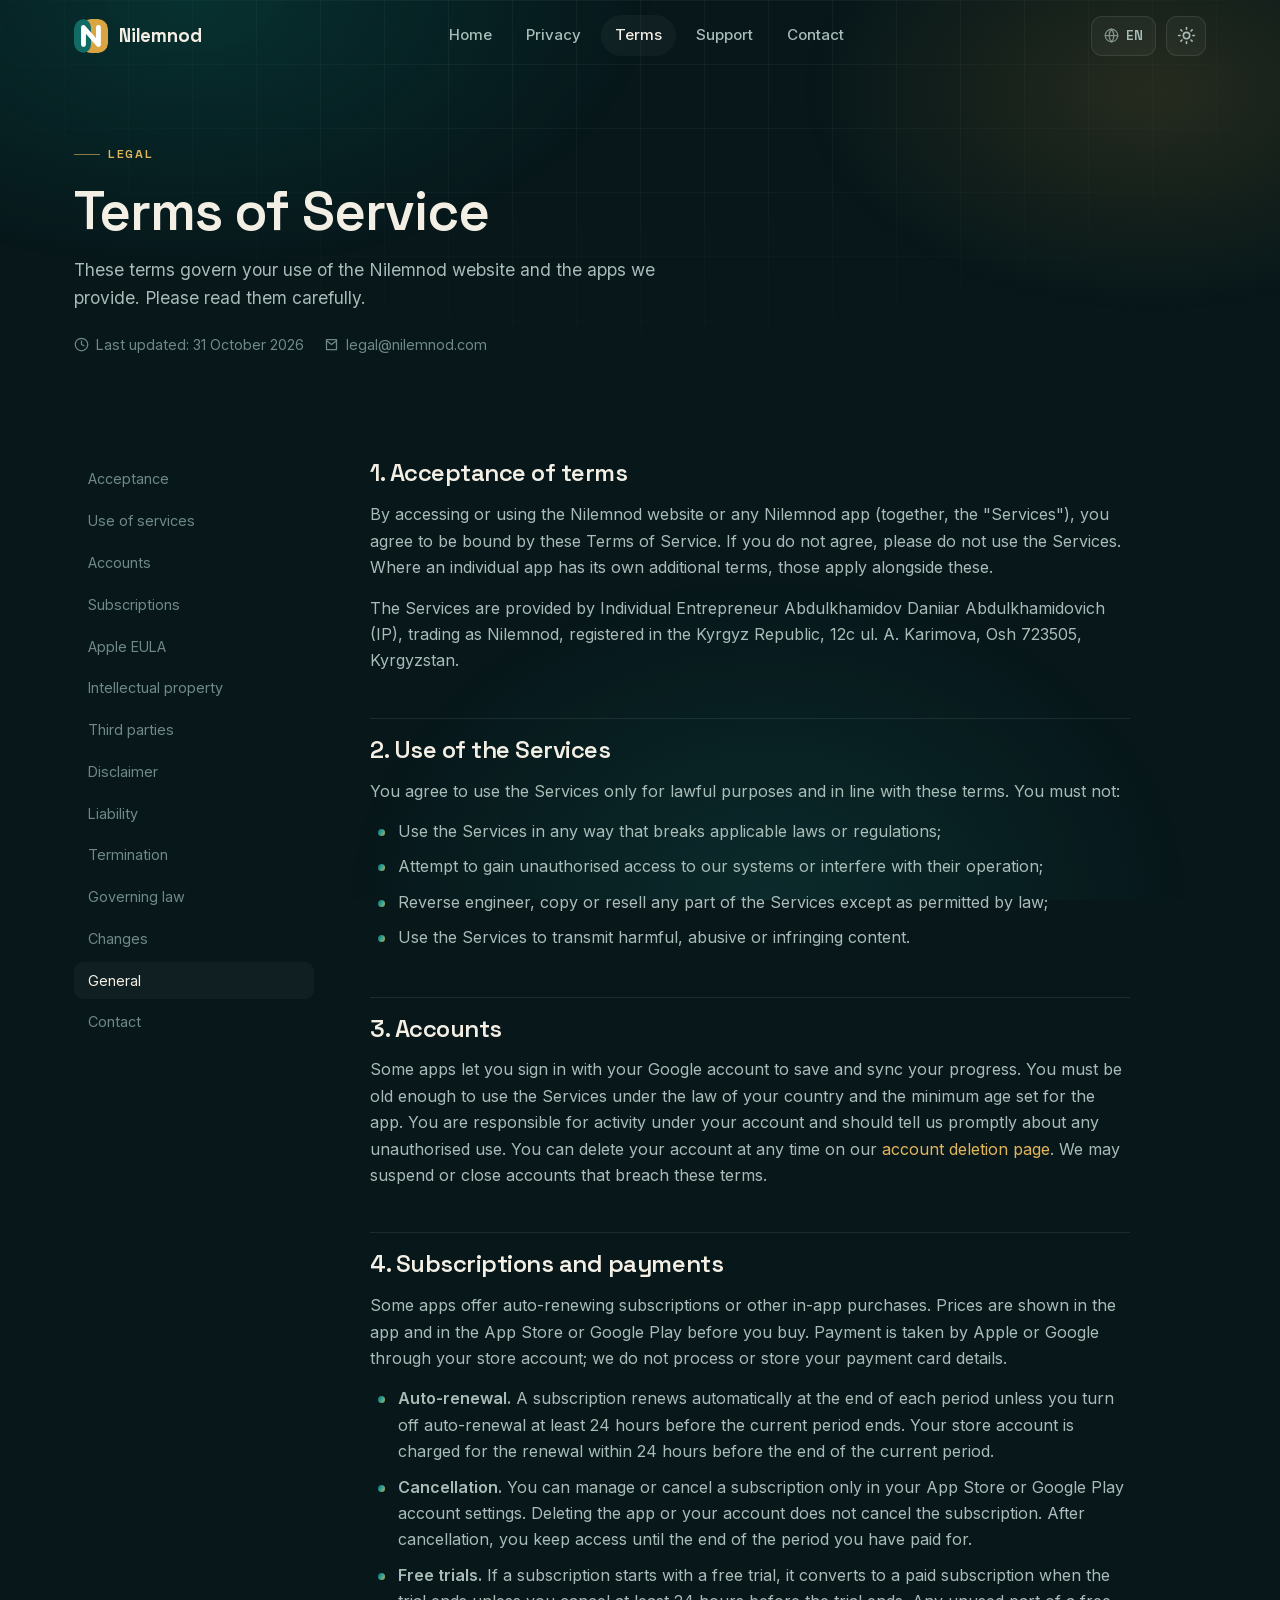
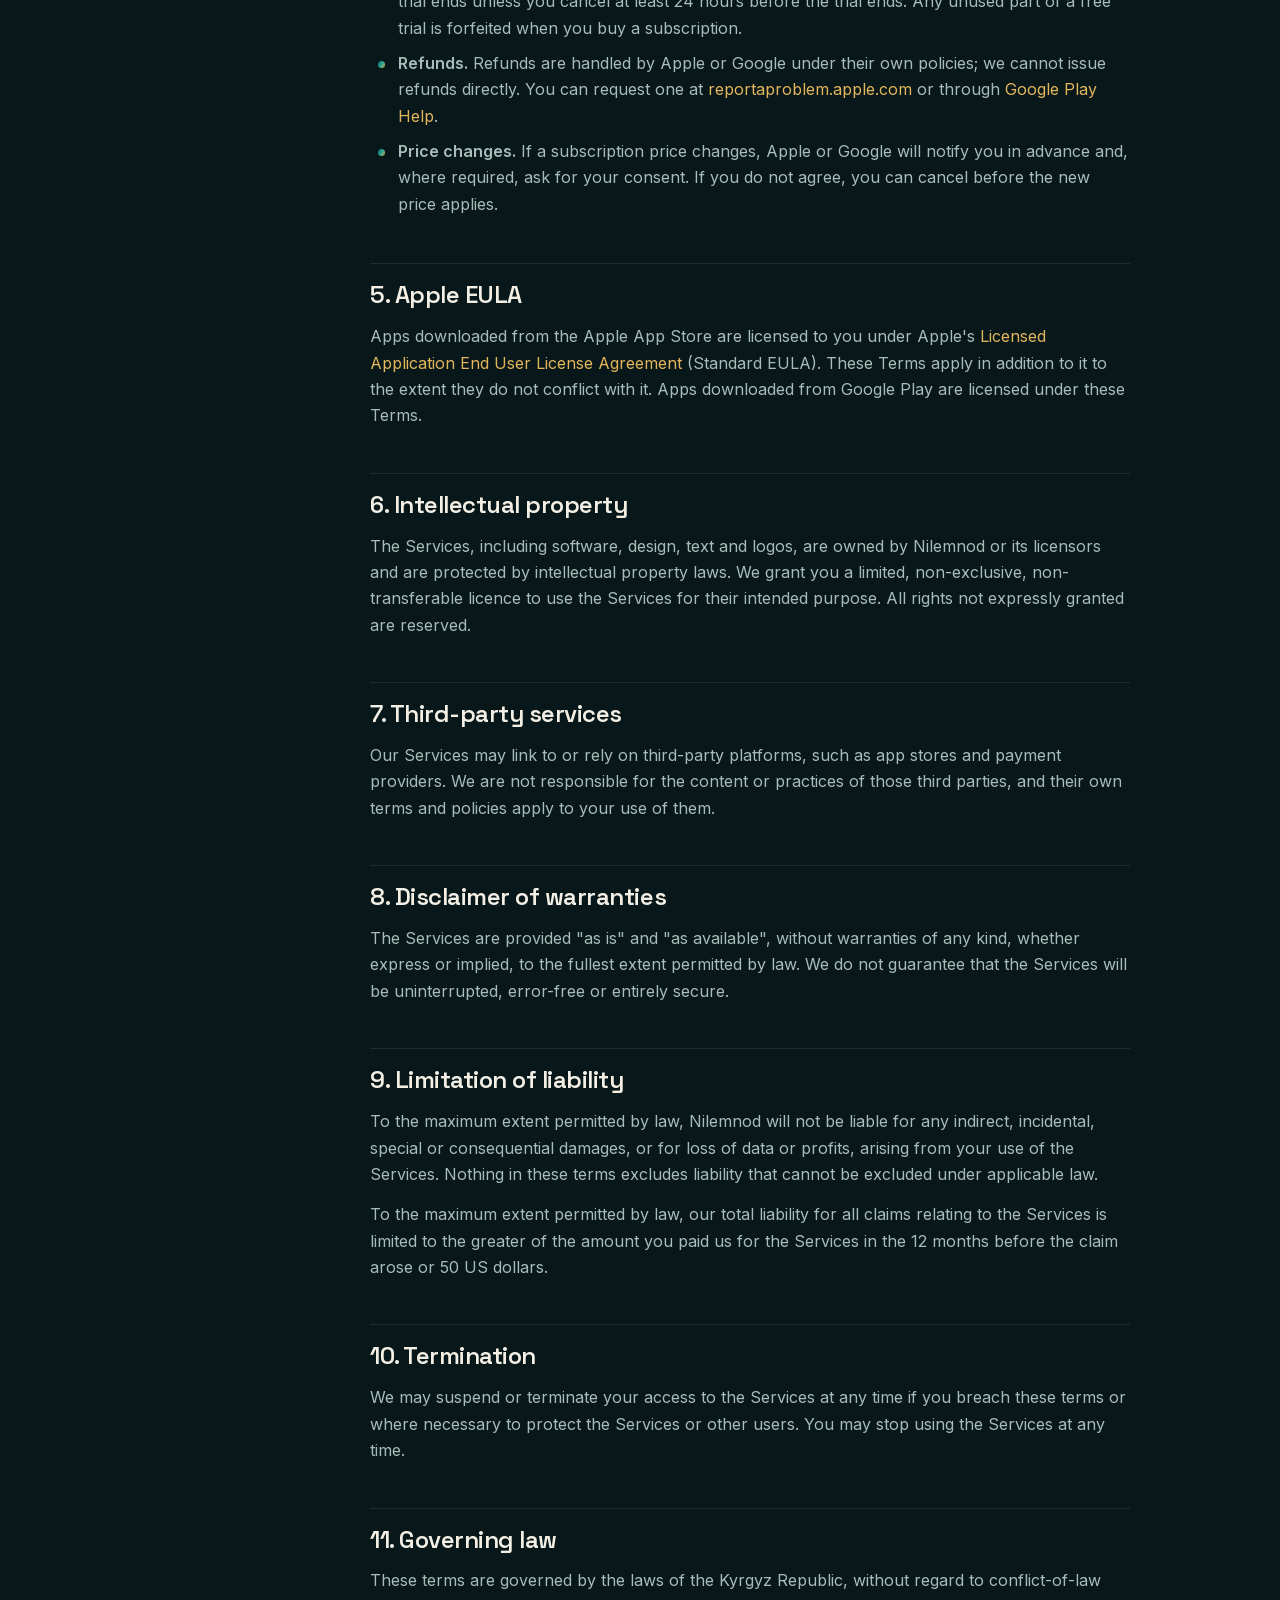
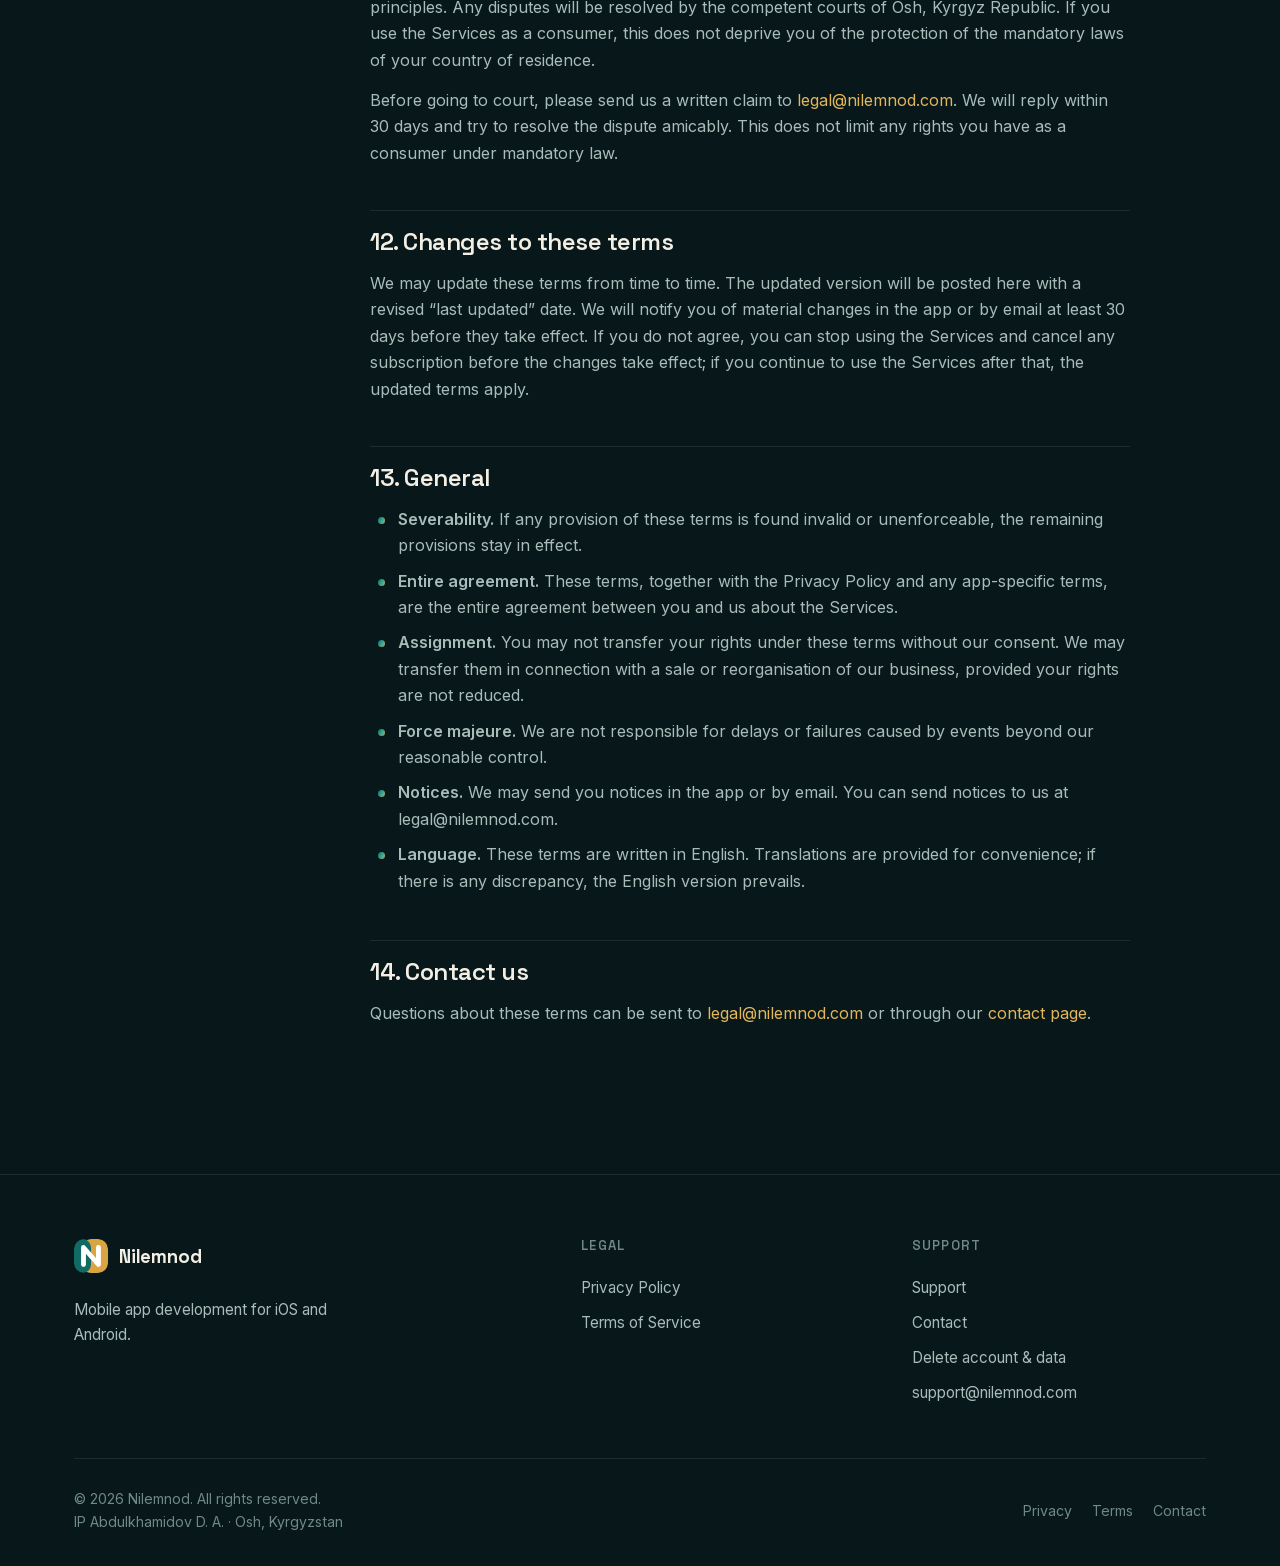
<file: terms.html>
<!DOCTYPE html>
<html lang="en" dir="ltr">
<head>
  <meta charset="UTF-8" />
  <meta name="viewport" content="width=device-width, initial-scale=1.0" />
  <title>Terms of Service — Nilemnod</title>
  <meta name="description" content="Nilemnod Terms of Service — the rules for using our website and apps." />
  <meta name="theme-color" content="#07171a" />
  <link rel="icon" href="assets/logo-mark.svg" type="image/svg+xml" />
  <link rel="apple-touch-icon" href="assets/apple-touch-icon.png" />
  <link rel="canonical" href="https://nilemnod.com/terms.html" />
  <meta property="og:site_name" content="Nilemnod" />
  <meta property="og:type" content="website" />
  <meta property="og:title" content="Terms of Service — Nilemnod" />
  <meta property="og:description" content="Nilemnod Terms of Service — the rules for using our website and apps." />
  <meta property="og:url" content="https://nilemnod.com/terms.html" />
  <meta property="og:image" content="https://nilemnod.com/assets/og-image.png" />
  <meta property="og:image:width" content="1200" />
  <meta property="og:image:height" content="630" />
  <meta name="twitter:card" content="summary_large_image" />
  <meta name="twitter:title" content="Terms of Service — Nilemnod" />
  <meta name="twitter:description" content="Nilemnod Terms of Service — the rules for using our website and apps." />
  <meta name="twitter:image" content="https://nilemnod.com/assets/og-image.png" />
  <link rel="stylesheet" href="assets/css/fonts.css" />
  <link rel="stylesheet" href="assets/css/styles.css" />
  <script src="assets/i18n/translations.js" defer></script>
  <script src="assets/js/i18n.js" defer></script>
  <script src="assets/js/main.js" defer></script>
</head>
<body>
  <header class="nav">
    <div class="container">
      <a class="brand" href="index.html" aria-label="Nilemnod home">
        <img class="brand-mark" src="assets/logo-mark.svg" alt="" width="34" height="34" />
        Nilemnod
      </a>
      <nav class="nav-links" aria-label="Primary">
        <a href="index.html" data-i18n="nav.home">Home</a>
        <a href="privacy.html" data-i18n="nav.privacy">Privacy</a>
        <a href="terms.html" class="active" data-i18n="nav.terms">Terms</a>
        <a href="support.html" data-i18n="nav.support">Support</a>
        <a href="contact.html" data-i18n="nav.contact">Contact</a>
      </nav>
      <div class="nav-actions">
        <div class="lang" data-lang-switcher>
          <button class="lang-toggle" type="button" aria-haspopup="true">
            <svg viewBox="0 0 24 24" fill="none" stroke="currentColor" stroke-width="2" stroke-linecap="round" stroke-linejoin="round"><circle cx="12" cy="12" r="10"/><path d="M2 12h20M12 2a15 15 0 0 1 0 20M12 2a15 15 0 0 0 0 20"/></svg>
            <span class="lang-current">EN</span>
          </button>
          <div class="lang-menu" role="menu"></div>
        </div>
        <button class="icon-btn" data-theme-toggle type="button" aria-label="Toggle theme">
          <svg viewBox="0 0 24 24" fill="none" stroke="currentColor" stroke-width="2" stroke-linecap="round" stroke-linejoin="round"><circle cx="12" cy="12" r="4"/><path d="M12 2v2M12 20v2M4.9 4.9l1.4 1.4M17.7 17.7l1.4 1.4M2 12h2M20 12h2M4.9 19.1l1.4-1.4M17.7 6.3l1.4-1.4"/></svg>
        </button>
        <button class="icon-btn nav-toggle" type="button" aria-label="Menu">
          <svg viewBox="0 0 24 24" fill="none" stroke="currentColor" stroke-width="2" stroke-linecap="round"><path d="M4 7h16M4 12h16M4 17h16"/></svg>
        </button>
      </div>
    </div>
  </header>

  <main>
    <section class="page-hero">
      <div class="container">
        <span class="eyebrow" data-i18n="terms.eyebrow">Legal</span>
        <h1 data-i18n="terms.title">Terms of Service</h1>
        <p data-i18n="terms.lead">These terms govern your use of the Nilemnod website and the apps we provide. Please read them carefully.</p>
        <div class="meta-row">
          <span><svg viewBox="0 0 24 24" fill="none" stroke="currentColor" stroke-width="2" stroke-linecap="round" stroke-linejoin="round"><circle cx="12" cy="12" r="10"/><path d="M12 6v6l4 2"/></svg><span data-i18n="terms.updated">Last updated: 31 October 2026</span></span>
          <span><svg viewBox="0 0 24 24" fill="none" stroke="currentColor" stroke-width="2" stroke-linecap="round" stroke-linejoin="round"><path d="M4 4h16v16H4z"/><path d="m4 6 8 6 8-6"/></svg><a class="inline" href="mailto:legal@nilemnod.com">legal@nilemnod.com</a></span>
        </div>
      </div>
    </section>

    <section class="section-sm">
      <div class="container prose-wrap">
        <nav class="toc" aria-label="On this page">
          <a href="#acceptance" data-i18n="terms.toc.acceptance">Acceptance</a>
          <a href="#use" data-i18n="terms.toc.use">Use of services</a>
          <a href="#accounts" data-i18n="terms.toc.accounts">Accounts</a>
          <a href="#subscriptions" data-i18n="terms.toc.subscriptions">Subscriptions</a>
          <a href="#eula" data-i18n="terms.toc.eula">Apple EULA</a>
          <a href="#ip" data-i18n="terms.toc.ip">Intellectual property</a>
          <a href="#thirdparty" data-i18n="terms.toc.thirdparty">Third parties</a>
          <a href="#disclaimer" data-i18n="terms.toc.disclaimer">Disclaimer</a>
          <a href="#liability" data-i18n="terms.toc.liability">Liability</a>
          <a href="#termination" data-i18n="terms.toc.termination">Termination</a>
          <a href="#law" data-i18n="terms.toc.law">Governing law</a>
          <a href="#changes" data-i18n="terms.toc.changes">Changes</a>
          <a href="#general" data-i18n="terms.toc.general">General</a>
          <a href="#contact" data-i18n="terms.toc.contact">Contact</a>
        </nav>
        <div class="prose" data-reveal>
          <section id="acceptance">
            <h2 data-i18n="terms.s1.h">1. Acceptance of terms</h2>
            <p data-i18n="terms.s1.p1">By accessing or using the Nilemnod website or any Nilemnod app (together, the "Services"), you agree to be bound by these Terms of Service. If you do not agree, please do not use the Services. Where an individual app has its own additional terms, those apply alongside these.</p>
            <p data-i18n="terms.s1.p2">The Services are provided by Individual Entrepreneur Abdulkhamidov Daniiar Abdulkhamidovich (IP), trading as Nilemnod, registered in the Kyrgyz Republic, 12c ul. A. Karimova, Osh 723505, Kyrgyzstan.</p>
          </section>

          <section id="use">
            <h2 data-i18n="terms.s2.h">2. Use of the Services</h2>
            <p data-i18n="terms.s2.p1">You agree to use the Services only for lawful purposes and in line with these terms. You must not:</p>
            <ul>
              <li data-i18n="terms.s2.l1">Use the Services in any way that breaks applicable laws or regulations;</li>
              <li data-i18n="terms.s2.l2">Attempt to gain unauthorised access to our systems or interfere with their operation;</li>
              <li data-i18n="terms.s2.l3">Reverse engineer, copy or resell any part of the Services except as permitted by law;</li>
              <li data-i18n="terms.s2.l4">Use the Services to transmit harmful, abusive or infringing content.</li>
            </ul>
          </section>

          <section id="accounts">
            <h2 data-i18n="terms.s3.h">3. Accounts</h2>
            <p data-i18n="terms.s3.p1" data-i18n-html>Some apps let you sign in with your Google account to save and sync your progress. You must be old enough to use the Services under the law of your country and the minimum age set for the app. You are responsible for activity under your account and should tell us promptly about any unauthorised use. You can delete your account at any time on our <a class="inline" href="delete-account.html" rel="noopener">account deletion page</a>. We may suspend or close accounts that breach these terms.</p>
          </section>

          <section id="subscriptions">
            <h2 data-i18n="terms.s4.h">4. Subscriptions and payments</h2>
            <p data-i18n="terms.s4.p1">Some apps offer auto-renewing subscriptions or other in-app purchases. Prices are shown in the app and in the App Store or Google Play before you buy. Payment is taken by Apple or Google through your store account; we do not process or store your payment card details.</p>
            <ul>
              <li data-i18n="terms.s4.l1" data-i18n-html><strong>Auto-renewal.</strong> A subscription renews automatically at the end of each period unless you turn off auto-renewal at least 24 hours before the current period ends. Your store account is charged for the renewal within 24 hours before the end of the current period.</li>
              <li data-i18n="terms.s4.l2" data-i18n-html><strong>Cancellation.</strong> You can manage or cancel a subscription only in your App Store or Google Play account settings. Deleting the app or your account does not cancel the subscription. After cancellation, you keep access until the end of the period you have paid for.</li>
              <li data-i18n="terms.s4.l3" data-i18n-html><strong>Free trials.</strong> If a subscription starts with a free trial, it converts to a paid subscription when the trial ends unless you cancel at least 24 hours before the trial ends. Any unused part of a free trial is forfeited when you buy a subscription.</li>
              <li data-i18n="terms.s4.l4" data-i18n-html><strong>Refunds.</strong> Refunds are handled by Apple or Google under their own policies; we cannot issue refunds directly. You can request one at <a class="inline" href="https://reportaproblem.apple.com" rel="noopener">reportaproblem.apple.com</a> or through <a class="inline" href="https://support.google.com/googleplay/answer/2479637" rel="noopener">Google Play Help</a>.</li>
              <li data-i18n="terms.s4.l5" data-i18n-html><strong>Price changes.</strong> If a subscription price changes, Apple or Google will notify you in advance and, where required, ask for your consent. If you do not agree, you can cancel before the new price applies.</li>
            </ul>
          </section>

          <section id="eula">
            <h2 data-i18n="terms.s5.h">5. Apple EULA</h2>
            <p data-i18n="terms.s5.p1" data-i18n-html>Apps downloaded from the Apple App Store are licensed to you under Apple's <a class="inline" href="https://www.apple.com/legal/internet-services/itunes/dev/stdeula/" rel="noopener">Licensed Application End User License Agreement</a> (Standard EULA). These Terms apply in addition to it to the extent they do not conflict with it. Apps downloaded from Google Play are licensed under these Terms.</p>
          </section>

          <section id="ip">
            <h2 data-i18n="terms.s6.h">6. Intellectual property</h2>
            <p data-i18n="terms.s6.p1">The Services, including software, design, text and logos, are owned by Nilemnod or its licensors and are protected by intellectual property laws. We grant you a limited, non-exclusive, non-transferable licence to use the Services for their intended purpose. All rights not expressly granted are reserved.</p>
          </section>

          <section id="thirdparty">
            <h2 data-i18n="terms.s7.h">7. Third-party services</h2>
            <p data-i18n="terms.s7.p1">Our Services may link to or rely on third-party platforms, such as app stores and payment providers. We are not responsible for the content or practices of those third parties, and their own terms and policies apply to your use of them.</p>
          </section>

          <section id="disclaimer">
            <h2 data-i18n="terms.s8.h">8. Disclaimer of warranties</h2>
            <p data-i18n="terms.s8.p1">The Services are provided "as is" and "as available", without warranties of any kind, whether express or implied, to the fullest extent permitted by law. We do not guarantee that the Services will be uninterrupted, error-free or entirely secure.</p>
          </section>

          <section id="liability">
            <h2 data-i18n="terms.s9.h">9. Limitation of liability</h2>
            <p data-i18n="terms.s9.p1">To the maximum extent permitted by law, Nilemnod will not be liable for any indirect, incidental, special or consequential damages, or for loss of data or profits, arising from your use of the Services. Nothing in these terms excludes liability that cannot be excluded under applicable law.</p>
            <p data-i18n="terms.s9.p2">To the maximum extent permitted by law, our total liability for all claims relating to the Services is limited to the greater of the amount you paid us for the Services in the 12 months before the claim arose or 50 US dollars.</p>
          </section>

          <section id="termination">
            <h2 data-i18n="terms.s10.h">10. Termination</h2>
            <p data-i18n="terms.s10.p1">We may suspend or terminate your access to the Services at any time if you breach these terms or where necessary to protect the Services or other users. You may stop using the Services at any time.</p>
          </section>

          <section id="law">
            <h2 data-i18n="terms.s11.h">11. Governing law</h2>
            <p data-i18n="terms.s11.p1">These terms are governed by the laws of the Kyrgyz Republic, without regard to conflict-of-law principles. Any disputes will be resolved by the competent courts of Osh, Kyrgyz Republic. If you use the Services as a consumer, this does not deprive you of the protection of the mandatory laws of your country of residence.</p>
            <p data-i18n="terms.s11.p2" data-i18n-html>Before going to court, please send us a written claim to <a class="inline" href="mailto:legal@nilemnod.com">legal@nilemnod.com</a>. We will reply within 30 days and try to resolve the dispute amicably. This does not limit any rights you have as a consumer under mandatory law.</p>
          </section>

          <section id="changes">
            <h2 data-i18n="terms.s12.h">12. Changes to these terms</h2>
            <p data-i18n="terms.s12.p1">We may update these terms from time to time. The updated version will be posted here with a revised “last updated” date. We will notify you of material changes in the app or by email at least 30 days before they take effect. If you do not agree, you can stop using the Services and cancel any subscription before the changes take effect; if you continue to use the Services after that, the updated terms apply.</p>
          </section>

          <section id="general">
            <h2 data-i18n="terms.s13.h">13. General</h2>
            <ul>
              <li data-i18n="terms.s13.l1" data-i18n-html><strong>Severability.</strong> If any provision of these terms is found invalid or unenforceable, the remaining provisions stay in effect.</li>
              <li data-i18n="terms.s13.l2" data-i18n-html><strong>Entire agreement.</strong> These terms, together with the Privacy Policy and any app-specific terms, are the entire agreement between you and us about the Services.</li>
              <li data-i18n="terms.s13.l3" data-i18n-html><strong>Assignment.</strong> You may not transfer your rights under these terms without our consent. We may transfer them in connection with a sale or reorganisation of our business, provided your rights are not reduced.</li>
              <li data-i18n="terms.s13.l4" data-i18n-html><strong>Force majeure.</strong> We are not responsible for delays or failures caused by events beyond our reasonable control.</li>
              <li data-i18n="terms.s13.l5" data-i18n-html><strong>Notices.</strong> We may send you notices in the app or by email. You can send notices to us at legal@nilemnod.com.</li>
              <li data-i18n="terms.s13.l6" data-i18n-html><strong>Language.</strong> These terms are written in English. Translations are provided for convenience; if there is any discrepancy, the English version prevails.</li>
            </ul>
          </section>

          <section id="contact">
            <h2 data-i18n="terms.s14.h">14. Contact us</h2>
            <p data-i18n="terms.s14.p1" data-i18n-html>Questions about these terms can be sent to <a class="inline" href="mailto:legal@nilemnod.com">legal@nilemnod.com</a> or through our <a class="inline" href="contact.html">contact page</a>.</p>
          </section>
        </div>
      </div>
    </section>
  </main>

  <footer class="footer">
    <div class="container">
      <div class="footer-grid simple">
        <div class="footer-brand">
          <a class="brand" href="index.html"><img class="brand-mark" src="assets/logo-mark.svg" alt="" width="34" height="34" />Nilemnod</a>
          <p data-i18n="footer.tagline">Mobile app development for iOS and Android.</p>
        </div>
        <div class="footer-col">
          <h4 data-i18n="footer.legal">Legal</h4>
          <a href="privacy.html" data-i18n="nav.privacy">Privacy Policy</a>
          <a href="terms.html" data-i18n="nav.terms">Terms of Service</a>
        </div>
        <div class="footer-col">
          <h4 data-i18n="nav.support">Support</h4>
          <a href="support.html" data-i18n="nav.support">Support</a>
          <a href="contact.html" data-i18n="nav.contact">Contact</a>
          <a href="delete-account.html" data-i18n="nav.deleteAccount">Delete account &amp; data</a>
          <a href="mailto:support@nilemnod.com">support@nilemnod.com</a>
        </div>
      </div>
      <div class="footer-bottom">
        <span>© <span data-year>2026</span> Nilemnod. <span data-i18n="footer.rights">All rights reserved.</span><br/><span data-i18n="footer.operator">IP Abdulkhamidov D. A. · Osh, Kyrgyzstan</span></span>
        <div class="links">
          <a href="privacy.html" data-i18n="nav.privacy">Privacy</a>
          <a href="terms.html" data-i18n="nav.terms">Terms</a>
          <a href="contact.html" data-i18n="nav.contact">Contact</a>
        </div>
      </div>
    </div>
  </footer>
</body>
</html>
</file>
<file: assets/css/fonts.css>
/* cyrillic-ext */
@font-face {
  font-family: 'Inter';
  font-style: normal;
  font-weight: 400;
  font-display: swap;
  src: url(../fonts/inter-400-cyrillic-ext.woff2) format('woff2');
  unicode-range: U+0460-052F, U+1C80-1C8A, U+20B4, U+2DE0-2DFF, U+A640-A69F, U+FE2E-FE2F;
}
/* cyrillic */
@font-face {
  font-family: 'Inter';
  font-style: normal;
  font-weight: 400;
  font-display: swap;
  src: url(../fonts/inter-400-cyrillic.woff2) format('woff2');
  unicode-range: U+0301, U+0400-045F, U+0490-0491, U+04B0-04B1, U+2116;
}
/* greek-ext */
@font-face {
  font-family: 'Inter';
  font-style: normal;
  font-weight: 400;
  font-display: swap;
  src: url(../fonts/inter-400-greek-ext.woff2) format('woff2');
  unicode-range: U+1F00-1FFF;
}
/* greek */
@font-face {
  font-family: 'Inter';
  font-style: normal;
  font-weight: 400;
  font-display: swap;
  src: url(../fonts/inter-400-greek.woff2) format('woff2');
  unicode-range: U+0370-0377, U+037A-037F, U+0384-038A, U+038C, U+038E-03A1, U+03A3-03FF;
}
/* vietnamese */
@font-face {
  font-family: 'Inter';
  font-style: normal;
  font-weight: 400;
  font-display: swap;
  src: url(../fonts/inter-400-vietnamese.woff2) format('woff2');
  unicode-range: U+0102-0103, U+0110-0111, U+0128-0129, U+0168-0169, U+01A0-01A1, U+01AF-01B0, U+0300-0301, U+0303-0304, U+0308-0309, U+0323, U+0329, U+1EA0-1EF9, U+20AB;
}
/* latin-ext */
@font-face {
  font-family: 'Inter';
  font-style: normal;
  font-weight: 400;
  font-display: swap;
  src: url(../fonts/inter-400-latin-ext.woff2) format('woff2');
  unicode-range: U+0100-02BA, U+02BD-02C5, U+02C7-02CC, U+02CE-02D7, U+02DD-02FF, U+0304, U+0308, U+0329, U+1D00-1DBF, U+1E00-1E9F, U+1EF2-1EFF, U+2020, U+20A0-20AB, U+20AD-20C0, U+2113, U+2C60-2C7F, U+A720-A7FF;
}
/* latin */
@font-face {
  font-family: 'Inter';
  font-style: normal;
  font-weight: 400;
  font-display: swap;
  src: url(../fonts/inter-400-latin.woff2) format('woff2');
  unicode-range: U+0000-00FF, U+0131, U+0152-0153, U+02BB-02BC, U+02C6, U+02DA, U+02DC, U+0304, U+0308, U+0329, U+2000-206F, U+20AC, U+2122, U+2191, U+2193, U+2212, U+2215, U+FEFF, U+FFFD;
}
/* cyrillic-ext */
@font-face {
  font-family: 'Inter';
  font-style: normal;
  font-weight: 500;
  font-display: swap;
  src: url(../fonts/inter-400-cyrillic-ext.woff2) format('woff2');
  unicode-range: U+0460-052F, U+1C80-1C8A, U+20B4, U+2DE0-2DFF, U+A640-A69F, U+FE2E-FE2F;
}
/* cyrillic */
@font-face {
  font-family: 'Inter';
  font-style: normal;
  font-weight: 500;
  font-display: swap;
  src: url(../fonts/inter-400-cyrillic.woff2) format('woff2');
  unicode-range: U+0301, U+0400-045F, U+0490-0491, U+04B0-04B1, U+2116;
}
/* greek-ext */
@font-face {
  font-family: 'Inter';
  font-style: normal;
  font-weight: 500;
  font-display: swap;
  src: url(../fonts/inter-400-greek-ext.woff2) format('woff2');
  unicode-range: U+1F00-1FFF;
}
/* greek */
@font-face {
  font-family: 'Inter';
  font-style: normal;
  font-weight: 500;
  font-display: swap;
  src: url(../fonts/inter-400-greek.woff2) format('woff2');
  unicode-range: U+0370-0377, U+037A-037F, U+0384-038A, U+038C, U+038E-03A1, U+03A3-03FF;
}
/* vietnamese */
@font-face {
  font-family: 'Inter';
  font-style: normal;
  font-weight: 500;
  font-display: swap;
  src: url(../fonts/inter-400-vietnamese.woff2) format('woff2');
  unicode-range: U+0102-0103, U+0110-0111, U+0128-0129, U+0168-0169, U+01A0-01A1, U+01AF-01B0, U+0300-0301, U+0303-0304, U+0308-0309, U+0323, U+0329, U+1EA0-1EF9, U+20AB;
}
/* latin-ext */
@font-face {
  font-family: 'Inter';
  font-style: normal;
  font-weight: 500;
  font-display: swap;
  src: url(../fonts/inter-400-latin-ext.woff2) format('woff2');
  unicode-range: U+0100-02BA, U+02BD-02C5, U+02C7-02CC, U+02CE-02D7, U+02DD-02FF, U+0304, U+0308, U+0329, U+1D00-1DBF, U+1E00-1E9F, U+1EF2-1EFF, U+2020, U+20A0-20AB, U+20AD-20C0, U+2113, U+2C60-2C7F, U+A720-A7FF;
}
/* latin */
@font-face {
  font-family: 'Inter';
  font-style: normal;
  font-weight: 500;
  font-display: swap;
  src: url(../fonts/inter-400-latin.woff2) format('woff2');
  unicode-range: U+0000-00FF, U+0131, U+0152-0153, U+02BB-02BC, U+02C6, U+02DA, U+02DC, U+0304, U+0308, U+0329, U+2000-206F, U+20AC, U+2122, U+2191, U+2193, U+2212, U+2215, U+FEFF, U+FFFD;
}
/* cyrillic-ext */
@font-face {
  font-family: 'Inter';
  font-style: normal;
  font-weight: 600;
  font-display: swap;
  src: url(../fonts/inter-400-cyrillic-ext.woff2) format('woff2');
  unicode-range: U+0460-052F, U+1C80-1C8A, U+20B4, U+2DE0-2DFF, U+A640-A69F, U+FE2E-FE2F;
}
/* cyrillic */
@font-face {
  font-family: 'Inter';
  font-style: normal;
  font-weight: 600;
  font-display: swap;
  src: url(../fonts/inter-400-cyrillic.woff2) format('woff2');
  unicode-range: U+0301, U+0400-045F, U+0490-0491, U+04B0-04B1, U+2116;
}
/* greek-ext */
@font-face {
  font-family: 'Inter';
  font-style: normal;
  font-weight: 600;
  font-display: swap;
  src: url(../fonts/inter-400-greek-ext.woff2) format('woff2');
  unicode-range: U+1F00-1FFF;
}
/* greek */
@font-face {
  font-family: 'Inter';
  font-style: normal;
  font-weight: 600;
  font-display: swap;
  src: url(../fonts/inter-400-greek.woff2) format('woff2');
  unicode-range: U+0370-0377, U+037A-037F, U+0384-038A, U+038C, U+038E-03A1, U+03A3-03FF;
}
/* vietnamese */
@font-face {
  font-family: 'Inter';
  font-style: normal;
  font-weight: 600;
  font-display: swap;
  src: url(../fonts/inter-400-vietnamese.woff2) format('woff2');
  unicode-range: U+0102-0103, U+0110-0111, U+0128-0129, U+0168-0169, U+01A0-01A1, U+01AF-01B0, U+0300-0301, U+0303-0304, U+0308-0309, U+0323, U+0329, U+1EA0-1EF9, U+20AB;
}
/* latin-ext */
@font-face {
  font-family: 'Inter';
  font-style: normal;
  font-weight: 600;
  font-display: swap;
  src: url(../fonts/inter-400-latin-ext.woff2) format('woff2');
  unicode-range: U+0100-02BA, U+02BD-02C5, U+02C7-02CC, U+02CE-02D7, U+02DD-02FF, U+0304, U+0308, U+0329, U+1D00-1DBF, U+1E00-1E9F, U+1EF2-1EFF, U+2020, U+20A0-20AB, U+20AD-20C0, U+2113, U+2C60-2C7F, U+A720-A7FF;
}
/* latin */
@font-face {
  font-family: 'Inter';
  font-style: normal;
  font-weight: 600;
  font-display: swap;
  src: url(../fonts/inter-400-latin.woff2) format('woff2');
  unicode-range: U+0000-00FF, U+0131, U+0152-0153, U+02BB-02BC, U+02C6, U+02DA, U+02DC, U+0304, U+0308, U+0329, U+2000-206F, U+20AC, U+2122, U+2191, U+2193, U+2212, U+2215, U+FEFF, U+FFFD;
}
/* vietnamese */
@font-face {
  font-family: 'Space Grotesk';
  font-style: normal;
  font-weight: 500;
  font-display: swap;
  src: url(../fonts/space-grotesk-500-vietnamese.woff2) format('woff2');
  unicode-range: U+0102-0103, U+0110-0111, U+0128-0129, U+0168-0169, U+01A0-01A1, U+01AF-01B0, U+0300-0301, U+0303-0304, U+0308-0309, U+0323, U+0329, U+1EA0-1EF9, U+20AB;
}
/* latin-ext */
@font-face {
  font-family: 'Space Grotesk';
  font-style: normal;
  font-weight: 500;
  font-display: swap;
  src: url(../fonts/space-grotesk-500-latin-ext.woff2) format('woff2');
  unicode-range: U+0100-02BA, U+02BD-02C5, U+02C7-02CC, U+02CE-02D7, U+02DD-02FF, U+0304, U+0308, U+0329, U+1D00-1DBF, U+1E00-1E9F, U+1EF2-1EFF, U+2020, U+20A0-20AB, U+20AD-20C0, U+2113, U+2C60-2C7F, U+A720-A7FF;
}
/* latin */
@font-face {
  font-family: 'Space Grotesk';
  font-style: normal;
  font-weight: 500;
  font-display: swap;
  src: url(../fonts/space-grotesk-500-latin.woff2) format('woff2');
  unicode-range: U+0000-00FF, U+0131, U+0152-0153, U+02BB-02BC, U+02C6, U+02DA, U+02DC, U+0304, U+0308, U+0329, U+2000-206F, U+20AC, U+2122, U+2191, U+2193, U+2212, U+2215, U+FEFF, U+FFFD;
}
/* vietnamese */
@font-face {
  font-family: 'Space Grotesk';
  font-style: normal;
  font-weight: 600;
  font-display: swap;
  src: url(../fonts/space-grotesk-500-vietnamese.woff2) format('woff2');
  unicode-range: U+0102-0103, U+0110-0111, U+0128-0129, U+0168-0169, U+01A0-01A1, U+01AF-01B0, U+0300-0301, U+0303-0304, U+0308-0309, U+0323, U+0329, U+1EA0-1EF9, U+20AB;
}
/* latin-ext */
@font-face {
  font-family: 'Space Grotesk';
  font-style: normal;
  font-weight: 600;
  font-display: swap;
  src: url(../fonts/space-grotesk-500-latin-ext.woff2) format('woff2');
  unicode-range: U+0100-02BA, U+02BD-02C5, U+02C7-02CC, U+02CE-02D7, U+02DD-02FF, U+0304, U+0308, U+0329, U+1D00-1DBF, U+1E00-1E9F, U+1EF2-1EFF, U+2020, U+20A0-20AB, U+20AD-20C0, U+2113, U+2C60-2C7F, U+A720-A7FF;
}
/* latin */
@font-face {
  font-family: 'Space Grotesk';
  font-style: normal;
  font-weight: 600;
  font-display: swap;
  src: url(../fonts/space-grotesk-500-latin.woff2) format('woff2');
  unicode-range: U+0000-00FF, U+0131, U+0152-0153, U+02BB-02BC, U+02C6, U+02DA, U+02DC, U+0304, U+0308, U+0329, U+2000-206F, U+20AC, U+2122, U+2191, U+2193, U+2212, U+2215, U+FEFF, U+FFFD;
}
/* vietnamese */
@font-face {
  font-family: 'Space Grotesk';
  font-style: normal;
  font-weight: 700;
  font-display: swap;
  src: url(../fonts/space-grotesk-500-vietnamese.woff2) format('woff2');
  unicode-range: U+0102-0103, U+0110-0111, U+0128-0129, U+0168-0169, U+01A0-01A1, U+01AF-01B0, U+0300-0301, U+0303-0304, U+0308-0309, U+0323, U+0329, U+1EA0-1EF9, U+20AB;
}
/* latin-ext */
@font-face {
  font-family: 'Space Grotesk';
  font-style: normal;
  font-weight: 700;
  font-display: swap;
  src: url(../fonts/space-grotesk-500-latin-ext.woff2) format('woff2');
  unicode-range: U+0100-02BA, U+02BD-02C5, U+02C7-02CC, U+02CE-02D7, U+02DD-02FF, U+0304, U+0308, U+0329, U+1D00-1DBF, U+1E00-1E9F, U+1EF2-1EFF, U+2020, U+20A0-20AB, U+20AD-20C0, U+2113, U+2C60-2C7F, U+A720-A7FF;
}
/* latin */
@font-face {
  font-family: 'Space Grotesk';
  font-style: normal;
  font-weight: 700;
  font-display: swap;
  src: url(../fonts/space-grotesk-500-latin.woff2) format('woff2');
  unicode-range: U+0000-00FF, U+0131, U+0152-0153, U+02BB-02BC, U+02C6, U+02DA, U+02DC, U+0304, U+0308, U+0329, U+2000-206F, U+20AC, U+2122, U+2191, U+2193, U+2212, U+2215, U+FEFF, U+FFFD;
}
</file>
<file: assets/css/styles.css>
:root {
  --bg: #07171a;
  --bg-soft: #0c2125;
  --surface: rgba(255, 255, 255, 0.04);
  --surface-strong: rgba(255, 255, 255, 0.07);
  --border: rgba(255, 255, 255, 0.09);
  --border-strong: rgba(255, 255, 255, 0.16);
  --text: #f3efe4;
  --text-soft: #a8bcb8;
  --text-dim: #6f8a86;
  --accent: #d9a441;
  --accent-2: #e4b65c;
  --accent-3: #2fa597;
  --grad: linear-gradient(120deg, #0f6b63 0%, #2fa597 50%, #d9a441 100%);
  --grad-btn: linear-gradient(120deg, #0f6b63, #14877d);
  --grad-soft: linear-gradient(120deg, rgba(15, 107, 99, 0.28), rgba(217, 164, 65, 0.16));
  --radius: 18px;
  --radius-lg: 26px;
  --shadow: 0 24px 60px -20px rgba(4, 6, 18, 0.75);
  --maxw: 1180px;
  --nav-h: 72px;
  --font-head: "Space Grotesk", "Inter", system-ui, sans-serif;
  --font-body: "Inter", system-ui, -apple-system, "Segoe UI", Roboto, sans-serif;
}

:root[data-theme="light"] {
  --accent: #0f6b63;
  --accent-2: #0f6b63;
  --accent-3: #b8821f;
  --grad: linear-gradient(120deg, #0f6b63 0%, #2a8f84 50%, #c8921f 100%);
  --bg: #f7f4ea;
  --bg-soft: #ffffff;
  --surface: rgba(18, 53, 58, 0.04);
  --surface-strong: rgba(18, 53, 58, 0.06);
  --border: rgba(18, 53, 58, 0.12);
  --border-strong: rgba(18, 53, 58, 0.2);
  --text: #12353a;
  --text-soft: #46605f;
  --text-dim: #7b918e;
  --shadow: 0 24px 60px -24px rgba(18, 53, 58, 0.3);
}

* { box-sizing: border-box; margin: 0; padding: 0; }

html { scroll-behavior: smooth; -webkit-text-size-adjust: 100%; }

body {
  font-family: var(--font-body);
  background: var(--bg);
  color: var(--text);
  line-height: 1.65;
  font-size: 16px;
  overflow-x: hidden;
  -webkit-font-smoothing: antialiased;
  text-rendering: optimizeLegibility;
  transition: background 0.4s ease, color 0.4s ease;
}

body::before {
  content: "";
  position: fixed;
  inset: 0;
  z-index: -2;
  background:
    radial-gradient(60% 50% at 15% 0%, rgba(15, 107, 99, 0.3), transparent 60%),
    radial-gradient(50% 45% at 90% 10%, rgba(217, 164, 65, 0.14), transparent 55%),
    radial-gradient(55% 60% at 60% 100%, rgba(47, 165, 151, 0.14), transparent 60%);
  filter: saturate(1.1);
  pointer-events: none;
}

:root[data-theme="light"] body::before { opacity: 0.55; }

body::after {
  content: "";
  position: fixed;
  inset: 0;
  z-index: -1;
  background-image:
    linear-gradient(to right, var(--border) 1px, transparent 1px),
    linear-gradient(to bottom, var(--border) 1px, transparent 1px);
  background-size: 64px 64px;
  mask-image: radial-gradient(ellipse 80% 60% at 50% 0%, #000 20%, transparent 75%);
  opacity: 0.5;
  pointer-events: none;
}

a { color: inherit; text-decoration: none; }
img, svg { display: block; max-width: 100%; }
ul { list-style: none; }

.container { width: 100%; max-width: var(--maxw); margin-inline: auto; padding-inline: 24px; }

.section { padding: 96px 0; position: relative; }
.section-sm { padding: 64px 0; }

.eyebrow {
  display: inline-flex;
  align-items: center;
  gap: 8px;
  font-family: var(--font-head);
  font-size: 0.78rem;
  font-weight: 600;
  letter-spacing: 0.14em;
  text-transform: uppercase;
  color: var(--accent-2);
  margin-bottom: 16px;
}
.eyebrow::before { content: ""; width: 26px; height: 1px; background: currentColor; opacity: 0.6; }

h1, h2, h3, h4 { font-family: var(--font-head); font-weight: 600; line-height: 1.12; letter-spacing: -0.02em; overflow-wrap: break-word; hyphens: auto; }

.section-title { font-size: clamp(1.9rem, 4vw, 2.9rem); margin-bottom: 16px; }
.section-lead { color: var(--text-soft); font-size: 1.08rem; max-width: 620px; }
.section-head { max-width: 720px; margin-bottom: 56px; }
.section-head.center { margin-inline: auto; text-align: center; }
.section-head.center .section-lead { margin-inline: auto; }
.section-head.center .eyebrow::before { display: none; }

.gradient-text {
  background: var(--grad);
  -webkit-background-clip: text;
  background-clip: text;
  color: transparent;
}

/* ---------- Buttons ---------- */
.btn {
  --btn-pad: 13px 24px;
  display: inline-flex;
  align-items: center;
  justify-content: center;
  gap: 9px;
  padding: var(--btn-pad);
  border-radius: 999px;
  font-family: var(--font-head);
  font-weight: 600;
  font-size: 0.96rem;
  cursor: pointer;
  border: 1px solid transparent;
  transition: transform 0.2s ease, box-shadow 0.25s ease, background 0.25s ease, border-color 0.25s ease;
  white-space: nowrap;
}
.btn svg { width: 18px; height: 18px; }
.btn-primary {
  background: var(--grad-btn);
  color: #fff;
  box-shadow: 0 12px 30px -10px rgba(15, 107, 99, 0.7);
}
.btn-primary:hover { transform: translateY(-2px); box-shadow: 0 18px 40px -12px rgba(15, 107, 99, 0.85); }
.btn-ghost {
  background: var(--surface);
  color: var(--text);
  border-color: var(--border-strong);
  backdrop-filter: blur(12px);
}
.btn-ghost:hover { transform: translateY(-2px); border-color: var(--accent); background: var(--surface-strong); }
.btn-lg { --btn-pad: 16px 30px; font-size: 1.02rem; }
.btn-block { width: 100%; }

/* ---------- Navbar ---------- */
.nav {
  position: fixed;
  top: 0; left: 0; right: 0;
  height: var(--nav-h);
  z-index: 100;
  display: flex;
  align-items: center;
  transition: background 0.3s ease, border-color 0.3s ease, backdrop-filter 0.3s ease;
  border-bottom: 1px solid transparent;
}
.nav.scrolled {
  background: color-mix(in srgb, var(--bg) 78%, transparent);
  backdrop-filter: blur(18px) saturate(1.4);
  border-bottom-color: var(--border);
}
.nav .container { display: flex; align-items: center; justify-content: space-between; gap: 20px; }

.brand { display: inline-flex; align-items: center; gap: 11px; font-family: var(--font-head); font-weight: 700; font-size: 1.18rem; letter-spacing: -0.01em; }
.brand-mark { width: 34px; height: 34px; border-radius: 10px; flex-shrink: 0; display: block; }

.nav-links { display: flex; align-items: center; gap: 6px; }
.nav-links a {
  padding: 8px 14px;
  border-radius: 999px;
  font-size: 0.94rem;
  color: var(--text-soft);
  font-weight: 500;
  transition: color 0.2s, background 0.2s;
}
.nav-links a:hover, .nav-links a.active { color: var(--text); background: var(--surface); }

.nav-actions { display: flex; align-items: center; gap: 10px; }

.icon-btn {
  width: 40px; height: 40px;
  display: grid; place-items: center;
  border-radius: 11px;
  background: var(--surface);
  border: 1px solid var(--border);
  color: var(--text-soft);
  cursor: pointer;
  transition: color 0.2s, border-color 0.2s, background 0.2s;
}
.icon-btn:hover { color: var(--text); border-color: var(--border-strong); }
.icon-btn svg { width: 19px; height: 19px; }

/* Language dropdown */
.lang { position: relative; }
.lang-toggle {
  display: inline-flex; align-items: center; gap: 7px;
  padding: 0 12px; height: 40px;
  border-radius: 11px;
  background: var(--surface);
  border: 1px solid var(--border);
  color: var(--text-soft);
  cursor: pointer;
  font-family: var(--font-head);
  font-weight: 600;
  font-size: 0.85rem;
  transition: color 0.2s, border-color 0.2s;
}
.lang-toggle:hover { color: var(--text); border-color: var(--border-strong); }
.lang-toggle svg { width: 15px; height: 15px; opacity: 0.7; }
.lang-menu {
  position: absolute;
  top: calc(100% + 10px);
  inset-inline-end: 0;
  min-width: 190px;
  background: color-mix(in srgb, var(--bg-soft) 94%, transparent);
  backdrop-filter: blur(20px);
  border: 1px solid var(--border-strong);
  border-radius: 16px;
  padding: 8px;
  box-shadow: var(--shadow);
  display: grid;
  gap: 2px;
  opacity: 0;
  transform: translateY(-8px);
  pointer-events: none;
  transition: opacity 0.2s, transform 0.2s;
  z-index: 120;
  max-height: 320px;
  overflow-y: auto;
}
.lang.open .lang-menu { opacity: 1; transform: translateY(0); pointer-events: auto; }
.lang-menu button {
  display: flex; align-items: center; justify-content: space-between; gap: 10px;
  width: 100%;
  padding: 9px 12px;
  border-radius: 10px;
  background: none; border: none;
  color: var(--text-soft);
  font-family: var(--font-body); font-size: 0.9rem; font-weight: 500;
  cursor: pointer; text-align: start;
  transition: background 0.15s, color 0.15s;
}
.lang-menu button:hover { background: var(--surface); color: var(--text); }
.lang-menu button.active { color: var(--text); background: var(--surface-strong); }
.lang-menu button .native { color: var(--text-dim); font-size: 0.82rem; }

.nav-toggle { display: none; }

/* ---------- Hero ---------- */
.hero { padding: calc(var(--nav-h) + 70px) 0 90px; position: relative; }
.hero-grid { display: grid; grid-template-columns: 1.05fr 0.95fr; gap: 56px; align-items: center; }
.badge {
  display: inline-flex; align-items: center; gap: 9px;
  padding: 7px 14px 7px 10px;
  border-radius: 999px;
  background: var(--surface);
  border: 1px solid var(--border-strong);
  font-size: 0.82rem;
  color: var(--text-soft);
  margin-bottom: 26px;
  backdrop-filter: blur(10px);
}
.badge .dot { width: 8px; height: 8px; border-radius: 50%; background: var(--accent-2); box-shadow: 0 0 0 4px rgba(217, 164, 65, 0.2); }
.hero h1 { font-size: clamp(2.5rem, 6vw, 4.3rem); margin-bottom: 22px; }
.hero-lead { font-size: 1.16rem; color: var(--text-soft); max-width: 520px; margin-bottom: 34px; }
.hero-cta { display: flex; gap: 14px; flex-wrap: wrap; margin-bottom: 44px; }
.hero-stats { display: flex; gap: 40px; flex-wrap: wrap; }
.stat .num { font-family: var(--font-head); font-size: 2rem; font-weight: 700; }
.stat .label { color: var(--text-dim); font-size: 0.88rem; }

.hero-visual { position: relative; aspect-ratio: 1 / 1.05; }
.orb {
  position: absolute; inset: 8%;
  border-radius: 50%;
  background: conic-gradient(from 140deg, rgba(109,94,252,0.5), rgba(34,211,238,0.4), rgba(192,91,255,0.5), rgba(109,94,252,0.5));
  filter: blur(46px);
  opacity: 0.7;
  animation: spin 22s linear infinite;
}
@keyframes spin { to { transform: rotate(360deg); } }
.phone {
  position: absolute;
  inset: 14% 22%;
  border-radius: 34px;
  background: linear-gradient(160deg, rgba(255,255,255,0.1), rgba(255,255,255,0.02));
  border: 1px solid var(--border-strong);
  backdrop-filter: blur(16px);
  box-shadow: var(--shadow);
  padding: 18px;
  display: flex; flex-direction: column; gap: 12px;
  animation: float 6s ease-in-out infinite;
}
@keyframes float { 0%,100% { transform: translateY(0); } 50% { transform: translateY(-14px); } }
.phone-notch { width: 42%; height: 6px; border-radius: 999px; background: var(--border-strong); margin: 2px auto 8px; }
.phone-bar { height: 40px; border-radius: 12px; background: var(--surface-strong); border: 1px solid var(--border); }
.phone-bar.grad { background: var(--grad); border: none; }
.phone-row { display: flex; gap: 10px; }
.phone-row > div { flex: 1; height: 54px; border-radius: 14px; background: var(--surface-strong); border: 1px solid var(--border); }
.phone-list { display: flex; flex-direction: column; gap: 9px; margin-top: 2px; }
.phone-list > div { height: 12px; border-radius: 6px; background: var(--surface-strong); }
.phone-list > div:nth-child(2) { width: 78%; }
.phone-list > div:nth-child(3) { width: 60%; }
.chip {
  position: absolute;
  padding: 10px 14px;
  border-radius: 14px;
  background: color-mix(in srgb, var(--bg-soft) 85%, transparent);
  border: 1px solid var(--border-strong);
  backdrop-filter: blur(14px);
  box-shadow: var(--shadow);
  display: flex; align-items: center; gap: 9px;
  font-size: 0.82rem; font-weight: 600;
  animation: float 6s ease-in-out infinite;
}
.chip svg { width: 17px; height: 17px; color: var(--accent-2); }
.chip.c1 { top: 6%; inset-inline-start: -4%; animation-delay: -2s; }
.chip.c2 { bottom: 10%; inset-inline-end: -6%; animation-delay: -4s; }

/* ---------- Cards / grids ---------- */
.grid { display: grid; gap: 22px; }
.grid-3 { grid-template-columns: repeat(3, 1fr); }
.grid-2 { grid-template-columns: repeat(2, 1fr); }

.card {
  background: var(--surface);
  border: 1px solid var(--border);
  border-radius: var(--radius-lg);
  padding: 30px;
  transition: transform 0.3s ease, border-color 0.3s ease, background 0.3s ease;
  position: relative;
  overflow: hidden;
}
.card:hover { transform: translateY(-5px); border-color: var(--border-strong); background: var(--surface-strong); }
.card-icon {
  width: 52px; height: 52px;
  border-radius: 15px;
  background: var(--grad-soft);
  border: 1px solid var(--border-strong);
  display: grid; place-items: center;
  color: var(--accent-2);
  margin-bottom: 20px;
}
.card-icon svg { width: 24px; height: 24px; }
.card h3 { font-size: 1.24rem; margin-bottom: 10px; }
.card p { color: var(--text-soft); font-size: 0.98rem; }

/* Process */
.steps { counter-reset: step; display: grid; gap: 20px; grid-template-columns: repeat(4, 1fr); }
.step { position: relative; padding-top: 8px; }
.step-num {
  font-family: var(--font-head); font-weight: 700; font-size: 1.05rem;
  width: 46px; height: 46px; border-radius: 13px;
  display: grid; place-items: center;
  background: var(--surface-strong); border: 1px solid var(--border-strong);
  color: var(--accent-2);
  margin-bottom: 18px;
}
.step h3 { font-size: 1.16rem; margin-bottom: 8px; }
.step p { color: var(--text-soft); font-size: 0.95rem; }

/* Why / feature list */
.why-grid { display: grid; grid-template-columns: 1fr 1fr; gap: 56px; align-items: center; }
.feature-list { display: grid; gap: 18px; }
.feature { display: flex; gap: 15px; align-items: flex-start; }
.feature .tick {
  flex-shrink: 0; width: 30px; height: 30px; border-radius: 9px;
  background: var(--grad-soft); border: 1px solid var(--border-strong);
  display: grid; place-items: center; color: var(--accent-2);
  margin-top: 2px;
}
.feature .tick svg { width: 16px; height: 16px; }
.feature h4 { font-size: 1.05rem; margin-bottom: 3px; }
.feature p { color: var(--text-soft); font-size: 0.95rem; }

.stat-panel {
  background: var(--grad-soft);
  border: 1px solid var(--border-strong);
  border-radius: var(--radius-lg);
  padding: 40px;
  display: grid; grid-template-columns: 1fr 1fr; gap: 30px;
}
.stat-panel .stat .num { font-size: 2.5rem; background: var(--grad); -webkit-background-clip: text; background-clip: text; color: transparent; }
.stat-panel .stat .label { font-size: 0.92rem; margin-top: 2px; }

/* CTA band */
.cta-band {
  position: relative;
  border-radius: var(--radius-lg);
  padding: 64px 48px;
  text-align: center;
  overflow: hidden;
  border: 1px solid var(--border-strong);
  background: linear-gradient(135deg, rgba(109,94,252,0.16), rgba(34,211,238,0.1));
}
.cta-band::before {
  content: ""; position: absolute; inset: -40%;
  background: radial-gradient(40% 40% at 30% 30%, rgba(192,91,255,0.3), transparent 60%);
  animation: spin 26s linear infinite; z-index: 0;
}
.cta-band > * { position: relative; z-index: 1; }
.cta-band h2 { font-size: clamp(1.8rem, 4vw, 2.6rem); margin-bottom: 14px; }
.cta-band p { color: var(--text-soft); max-width: 520px; margin: 0 auto 28px; font-size: 1.05rem; }

/* ---------- Page hero (inner) ---------- */
.page-hero { padding: calc(var(--nav-h) + 64px) 0 40px; }
.page-hero h1 { font-size: clamp(2.2rem, 5vw, 3.4rem); margin-bottom: 14px; }
.page-hero p { color: var(--text-soft); font-size: 1.08rem; max-width: 640px; }
.meta-row { display: flex; flex-wrap: wrap; gap: 10px 20px; margin-top: 20px; color: var(--text-dim); font-size: 0.9rem; }
.meta-row span { display: inline-flex; align-items: center; gap: 7px; }
.meta-row svg { width: 15px; height: 15px; }

/* ---------- Legal / prose ---------- */
.prose-wrap { display: grid; grid-template-columns: 240px 1fr; gap: 56px; align-items: start; }
.toc { position: sticky; top: calc(var(--nav-h) + 24px); display: grid; gap: 4px; font-size: 0.9rem; }
.toc a { padding: 7px 12px; border-radius: 9px; color: var(--text-dim); transition: color 0.2s, background 0.2s; border-left: 2px solid transparent; }
.toc a:hover, .toc a.active { color: var(--text); background: var(--surface); }
.prose { max-width: 760px; min-width: 0; }
.prose section { padding: 18px 0 30px; border-top: 1px solid var(--border); }
.prose section:first-child { border-top: none; padding-top: 0; }
.prose h2 { font-size: 1.5rem; margin-bottom: 14px; scroll-margin-top: calc(var(--nav-h) + 20px); }
.prose h3 { font-size: 1.1rem; margin: 20px 0 8px; }
.prose p { color: var(--text-soft); margin-bottom: 14px; }
.prose ul { display: grid; gap: 9px; margin: 0 0 16px; padding-inline-start: 4px; }
.prose ul li { color: var(--text-soft); position: relative; padding-inline-start: 24px; }
.prose ul li::before { content: ""; position: absolute; inset-inline-start: 4px; top: 11px; width: 7px; height: 7px; border-radius: 50%; background: var(--grad); }
.prose a.inline { color: var(--accent-2); border-bottom: 1px solid transparent; transition: border-color 0.2s; }
.prose a.inline:hover { border-bottom-color: currentColor; }
.table-wrap { overflow-x: auto; margin: 0 0 18px; border: 1px solid var(--border); border-radius: 12px; }
.legal-table { width: 100%; min-width: 560px; border-collapse: collapse; font-size: 0.9rem; }
.legal-table th, .legal-table td { padding: 10px 12px; text-align: start; vertical-align: top; border-bottom: 1px solid var(--border); }
.legal-table th { color: var(--text); font-family: var(--font-head); font-weight: 600; background: var(--bg-soft); }
.legal-table td { color: var(--text-soft); }
.legal-table tr:last-child td { border-bottom: none; }
.callout {
  background: var(--surface); border: 1px solid var(--border-strong);
  border-radius: 16px; padding: 18px 20px; margin: 18px 0;
  color: var(--text-soft); font-size: 0.95rem;
  display: flex; gap: 13px; align-items: flex-start;
}
.callout svg { width: 20px; height: 20px; color: var(--accent-2); flex-shrink: 0; margin-top: 2px; }

/* ---------- FAQ ---------- */
.faq { display: grid; gap: 14px; max-width: 820px; margin-inline: auto; }
.faq-item { border: 1px solid var(--border); border-radius: 16px; background: var(--surface); overflow: hidden; transition: border-color 0.2s; }
.faq-item.open { border-color: var(--border-strong); }
.faq-q {
  width: 100%; text-align: start; cursor: pointer;
  display: flex; align-items: center; justify-content: space-between; gap: 16px;
  padding: 20px 22px; background: none; border: none; color: var(--text);
  font-family: var(--font-head); font-weight: 600; font-size: 1.05rem;
}
.faq-q .plus { flex-shrink: 0; width: 24px; height: 24px; position: relative; transition: transform 0.3s; color: var(--accent-2); }
.faq-q .plus::before, .faq-q .plus::after { content: ""; position: absolute; background: currentColor; border-radius: 2px; }
.faq-q .plus::before { inset: 11px 4px; height: 2px; }
.faq-q .plus::after { inset: 4px 11px; width: 2px; transition: opacity 0.3s; }
.faq-item.open .plus::after { opacity: 0; }
.faq-a { max-height: 0; overflow: hidden; transition: max-height 0.35s ease; }
.faq-a-inner { padding: 0 22px 22px; color: var(--text-soft); }

/* ---------- Support cards ---------- */
.support-cards { display: grid; grid-template-columns: repeat(3, 1fr); gap: 20px; margin-bottom: 64px; }
.support-card { text-align: center; padding: 34px 26px; }
.support-card .card-icon { margin-inline: auto; }
.support-card a { color: var(--accent-2); font-weight: 600; font-family: var(--font-head); font-size: 0.95rem; display: inline-flex; gap: 6px; align-items: center; margin-top: 14px; }
.support-card a svg { width: 15px; height: 15px; transition: transform 0.2s; }
.support-card a:hover svg { transform: translateX(3px); }

/* ---------- Contact ---------- */
.contact-grid { display: grid; grid-template-columns: 0.85fr 1.15fr; gap: 48px; align-items: start; }
.contact-grid > * { min-width: 0; }
.contact-info { display: grid; gap: 16px; }
.info-item { display: flex; gap: 15px; align-items: flex-start; padding: 20px; border: 1px solid var(--border); border-radius: 16px; background: var(--surface); transition: border-color 0.2s; }
.info-item:hover { border-color: var(--border-strong); }
.info-item .card-icon { width: 44px; height: 44px; margin-bottom: 0; border-radius: 12px; }
.info-item .card-icon svg { width: 20px; height: 20px; }
.info-item h4 { font-size: 1rem; margin-bottom: 2px; }
.info-item > div { min-width: 0; }
.info-item p, .info-item a { color: var(--text-soft); font-size: 0.95rem; overflow-wrap: anywhere; }
.info-item a:hover { color: var(--accent-2); }

.form-card { background: var(--surface); border: 1px solid var(--border); border-radius: var(--radius-lg); padding: 34px; }
.form-row { display: grid; grid-template-columns: 1fr 1fr; gap: 16px; }
.field { display: grid; gap: 7px; margin-bottom: 18px; }
.field label { font-size: 0.88rem; font-weight: 600; color: var(--text-soft); font-family: var(--font-head); }
.field label .req { color: var(--accent-3); }
.field input, .field select, .field textarea {
  width: 100%;
  padding: 13px 15px;
  border-radius: 12px;
  background: var(--bg-soft);
  border: 1px solid var(--border);
  color: var(--text);
  font-family: var(--font-body);
  font-size: 0.97rem;
  transition: border-color 0.2s, box-shadow 0.2s;
}
.field textarea { resize: vertical; min-height: 130px; }
.field input:focus, .field select:focus, .field textarea:focus {
  outline: none;
  border-color: var(--accent);
  box-shadow: 0 0 0 4px rgba(217, 164, 65, 0.2);
}
.field input::placeholder, .field textarea::placeholder { color: var(--text-dim); }
.form-note { font-size: 0.84rem; color: var(--text-dim); margin-top: 14px; text-align: center; }
.form-status { display: none; padding: 14px 16px; border-radius: 12px; font-size: 0.92rem; margin-bottom: 18px; }
.form-status.show { display: block; }
.form-status.ok { background: rgba(217, 164, 65, 0.12); border: 1px solid rgba(217, 164, 65, 0.3); color: var(--accent-2); }
.form-status.err { background: rgba(255, 91, 133, 0.12); border: 1px solid rgba(255, 91, 133, 0.3); color: #ff90ab; }

/* ---------- Footer ---------- */
.footer { border-top: 1px solid var(--border); padding: 64px 0 32px; margin-top: 40px; position: relative; }
.footer-grid { display: grid; grid-template-columns: 1.4fr 1fr 1fr 1fr; gap: 36px; margin-bottom: 48px; }
.footer-brand p { color: var(--text-soft); font-size: 0.95rem; margin: 16px 0 20px; max-width: 300px; }
.socials { display: flex; gap: 10px; }
.footer-col h4 { font-size: 0.82rem; text-transform: uppercase; letter-spacing: 0.1em; color: var(--text-dim); margin-bottom: 16px; font-family: var(--font-head); }
.footer-col a { display: block; color: var(--text-soft); padding: 5px 0; font-size: 0.95rem; transition: color 0.2s; }
.footer-col a:hover { color: var(--text); }
.footer-bottom { display: flex; align-items: center; justify-content: space-between; gap: 16px; flex-wrap: wrap; padding-top: 28px; border-top: 1px solid var(--border); color: var(--text-dim); font-size: 0.88rem; }
.footer-bottom .links { display: flex; gap: 20px; flex-wrap: wrap; }
.footer-bottom a:hover { color: var(--text); }

/* ---------- Reveal animation ---------- */
[data-reveal] { opacity: 0; transform: translateY(24px); transition: opacity 0.7s cubic-bezier(0.22, 1, 0.36, 1), transform 0.7s cubic-bezier(0.22, 1, 0.36, 1); }
[data-reveal].in { opacity: 1; transform: none; }
[data-reveal][data-delay="1"] { transition-delay: 0.08s; }
[data-reveal][data-delay="2"] { transition-delay: 0.16s; }
[data-reveal][data-delay="3"] { transition-delay: 0.24s; }

/* ---------- Home hub ---------- */
.home-hero { padding: calc(var(--nav-h) + 78px) 0 22px; text-align: center; }
.home-hero .container { display: flex; flex-direction: column; align-items: center; }
.home-mark { width: 88px; height: 88px; border-radius: 24px; display: block; box-shadow: 0 18px 44px -14px rgba(15, 107, 99, 0.8); margin-bottom: 28px; }
.home-mark svg { width: 40px; height: 40px; }
.home-hero .eyebrow::before { display: none; }
.home-hero h1 { font-size: clamp(2.6rem, 6vw, 4rem); margin-bottom: 18px; }
.home-hero p { color: var(--text-soft); font-size: 1.12rem; max-width: 560px; }

.hub-grid { max-width: 860px; margin: 0 auto; }
.card-link { display: block; height: 100%; }
.card-link .card { height: 100%; }
.card-open { display: inline-flex; align-items: center; gap: 6px; margin-top: 18px; color: var(--accent-2); font-family: var(--font-head); font-weight: 600; font-size: 0.95rem; }
.card-open svg { width: 15px; height: 15px; transition: transform 0.2s; }
.card-link:hover .card-open svg { transform: translateX(3px); }
[dir="rtl"] .card-open svg { transform: scaleX(-1); }
[dir="rtl"] .card-link:hover .card-open svg { transform: scaleX(-1) translateX(3px); }

.contact-strip { margin-top: 30px; display: flex; flex-wrap: wrap; gap: 14px; justify-content: center; }
.contact-pill { display: inline-flex; align-items: center; gap: 10px; padding: 12px 20px; border-radius: 999px; background: var(--surface); border: 1px solid var(--border); color: var(--text-soft); font-size: 0.95rem; transition: border-color 0.2s, color 0.2s; }
.contact-pill:hover { border-color: var(--border-strong); color: var(--text); }
.contact-pill svg { width: 17px; height: 17px; color: var(--accent-2); }

.footer-grid.simple { grid-template-columns: 1.6fr 1fr 1fr; }
@media (max-width: 720px) { .footer-grid.simple { grid-template-columns: 1fr; } }

/* ---------- RTL ---------- */
[dir="rtl"] .eyebrow::before { transform: scaleX(-1); }
[dir="rtl"] .badge { padding: 7px 10px 7px 14px; }

/* ---------- Responsive ---------- */
@media (max-width: 960px) {
  .hero-grid { grid-template-columns: 1fr; gap: 40px; }
  .hero-visual { max-width: 380px; margin-inline: auto; width: 100%; }
  .why-grid { grid-template-columns: 1fr; gap: 36px; }
  .grid-3 { grid-template-columns: repeat(2, 1fr); }
  .steps { grid-template-columns: repeat(2, 1fr); }
  .support-cards { grid-template-columns: 1fr; }
  .contact-grid { grid-template-columns: 1fr; gap: 32px; }
  .prose-wrap { grid-template-columns: 1fr; gap: 28px; }
  .toc { position: static; display: flex; flex-wrap: wrap; }
  .footer-grid { grid-template-columns: 1fr 1fr; gap: 30px; }
  .footer-brand { grid-column: 1 / -1; }
}
@media (max-width: 720px) {
  .section { padding: 72px 0; }
  .nav-links { display: none; }
  .nav-links.open {
    display: flex; flex-direction: column; align-items: stretch;
    position: absolute; top: var(--nav-h); inset-inline: 12px;
    background: color-mix(in srgb, var(--bg-soft) 96%, transparent);
    backdrop-filter: blur(20px);
    border: 1px solid var(--border-strong); border-radius: 18px;
    padding: 12px; gap: 4px; box-shadow: var(--shadow);
  }
  .nav-links.open a { padding: 12px 16px; }
  .nav-toggle { display: grid; }
  .form-row { grid-template-columns: 1fr; }
  .stat-panel { grid-template-columns: 1fr; }
  .grid-3, .grid-2, .steps { grid-template-columns: 1fr; }
  .footer-grid { grid-template-columns: 1fr; }
  .hero-stats { gap: 28px; }
  .cta-band { padding: 48px 26px; }
  .desktop-only { display: none !important; }
}
@media (prefers-reduced-motion: reduce) {
  *, *::before, *::after { animation-duration: 0.001ms !important; animation-iteration-count: 1 !important; transition-duration: 0.001ms !important; }
  html { scroll-behavior: auto; }
  [data-reveal] { opacity: 1; transform: none; }
}
.field [aria-invalid="true"] { border-color: rgba(255, 91, 133, 0.6); }
.hp-field { position: absolute; left: -10000px; width: 1px; height: 1px; overflow: hidden; }
</file>
